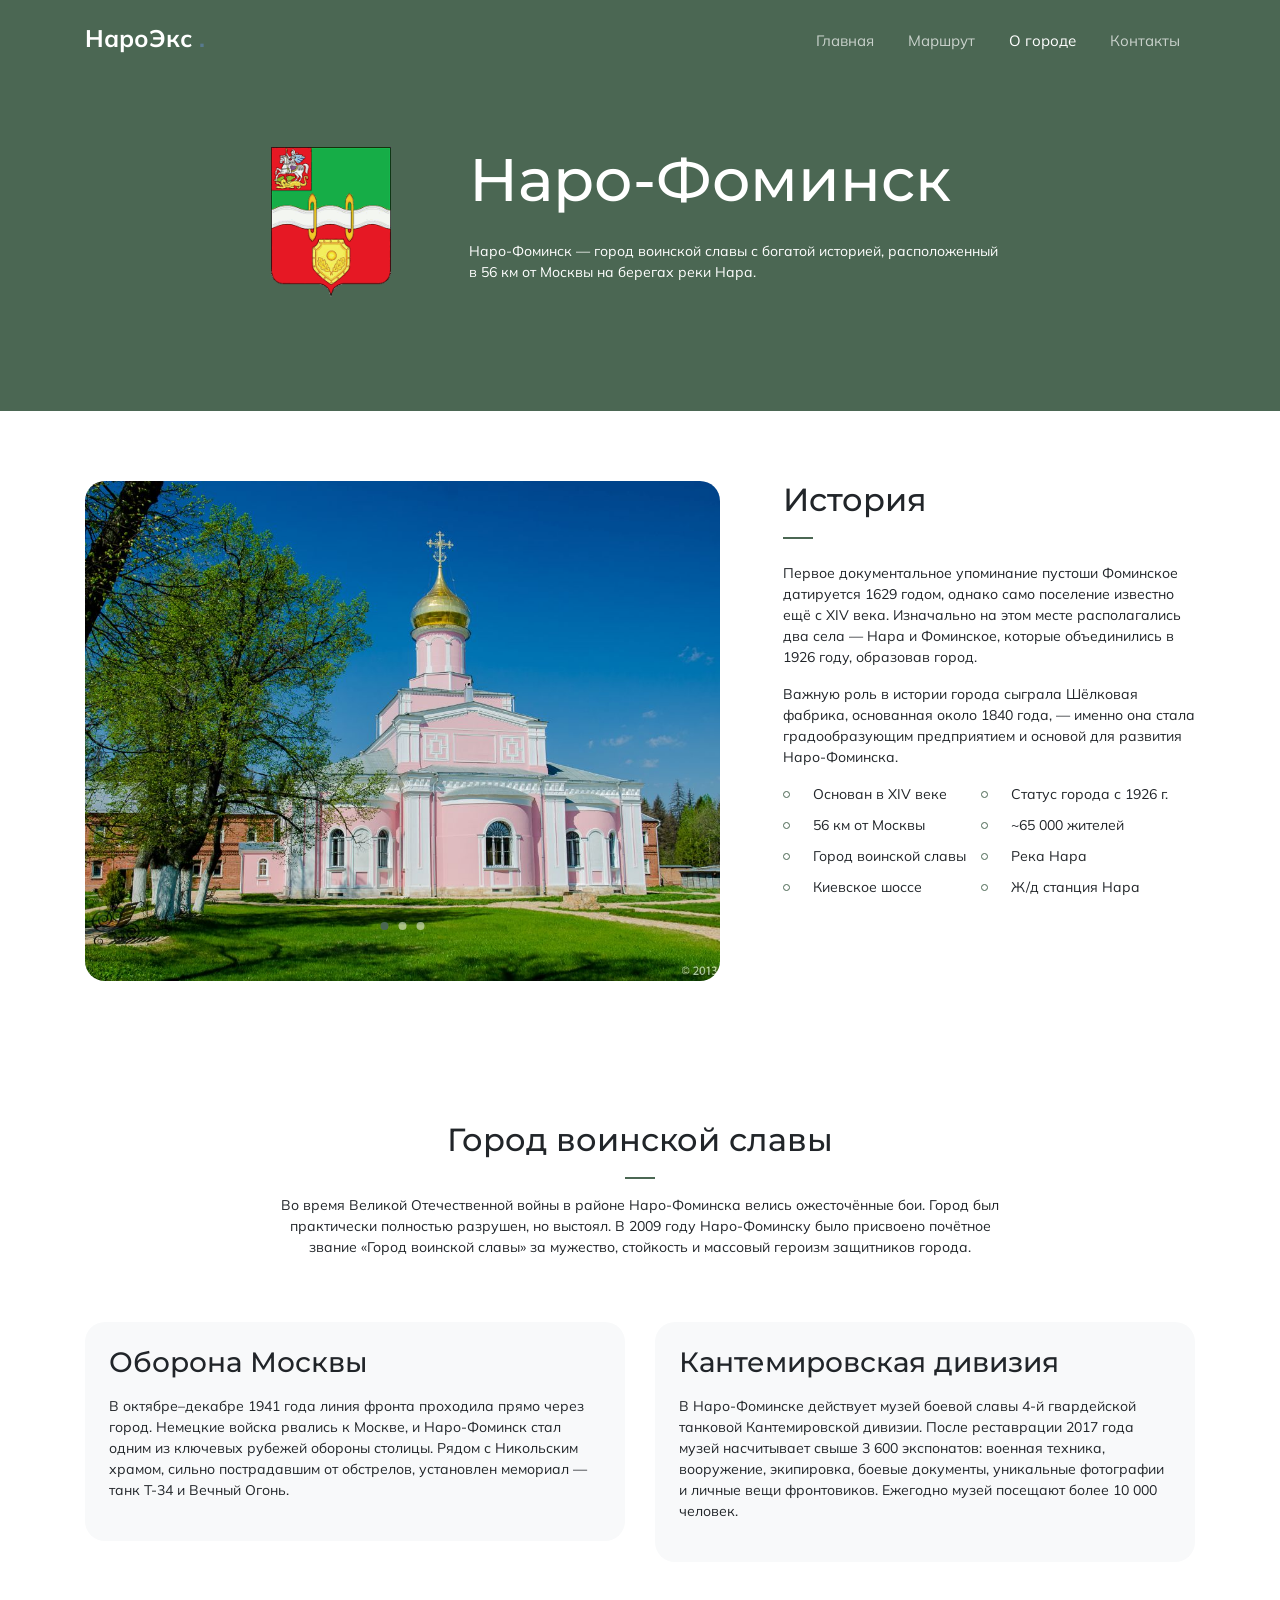
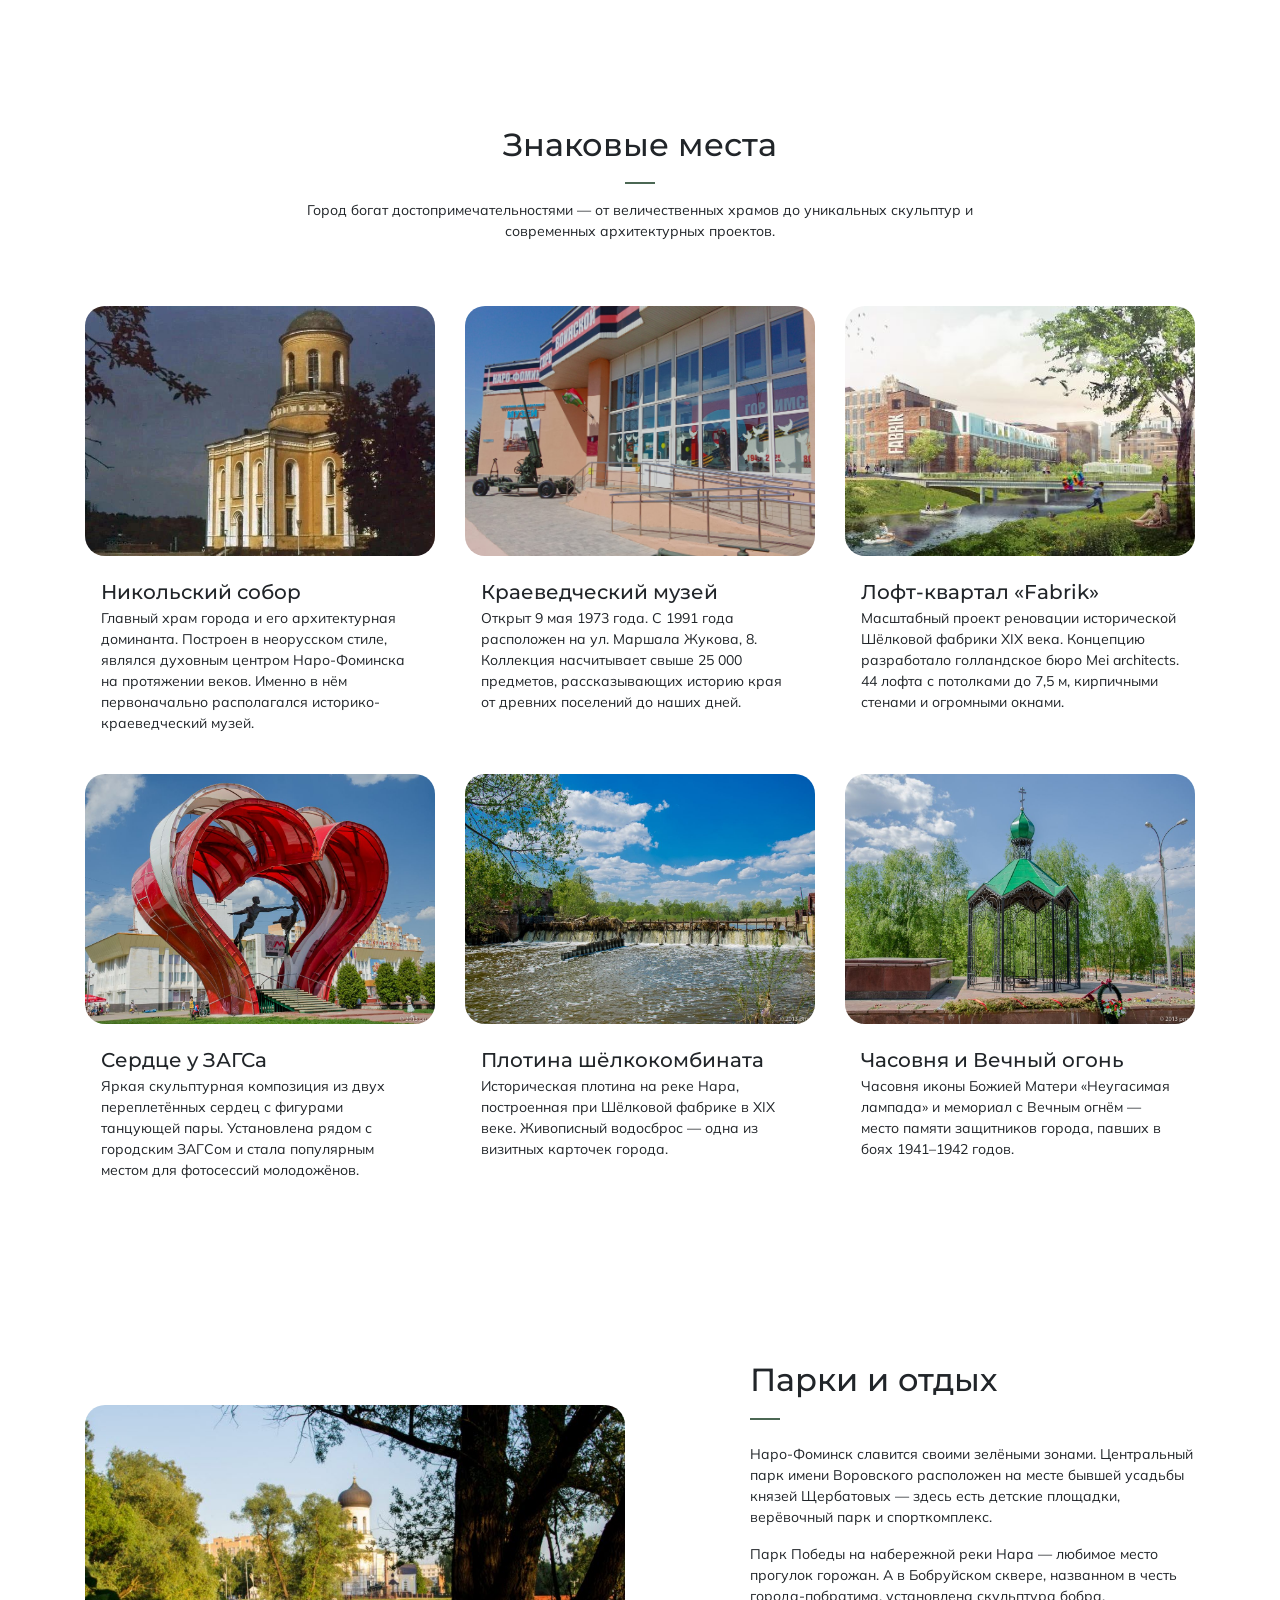
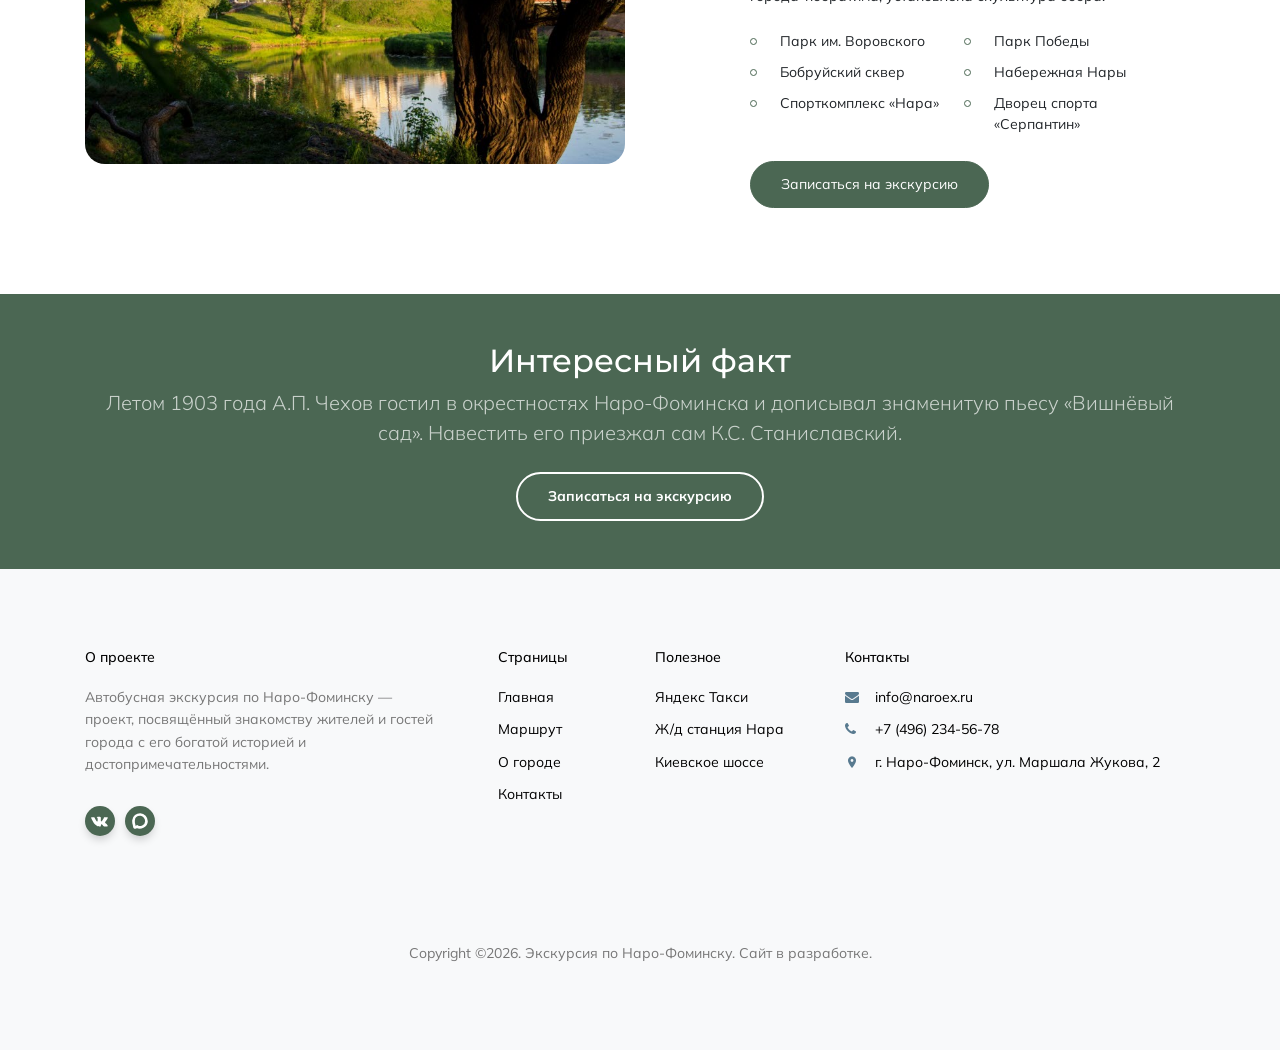
<file: html/about.html>
<!-- /*
* Based on Template: Tour by Untree.co
* License: https://creativecommons.org/licenses/by/3.0/
*/ -->
<!doctype html>
<html lang="ru">
<head>
  <meta charset="utf-8">
  <meta name="viewport" content="width=device-width, initial-scale=1, shrink-to-fit=no">
  <meta name="author" content="NaroEx">
  <link rel="shortcut icon" href="favicon.png">

  <meta name="description" content="О городе Наро-Фоминск — история, достопримечательности, интересные факты" />
  <meta name="keywords" content="Наро-Фоминск, история, город воинской славы" />

  <link rel="preconnect" href="https://fonts.googleapis.com">
  <link rel="preconnect" href="https://fonts.gstatic.com" crossorigin>
  <link href="https://fonts.googleapis.com/css2?family=Montserrat:wght@400;700&family=Mulish:wght@400;700&display=swap&subset=cyrillic" rel="stylesheet">

  <link rel="stylesheet" href="css/bootstrap.min.css">
  <link rel="stylesheet" href="css/owl.carousel.min.css">
  <link rel="stylesheet" href="css/owl.theme.default.min.css">
  <link rel="stylesheet" href="css/jquery.fancybox.min.css">
  <link rel="stylesheet" href="fonts/icomoon/style.css">
  <link rel="stylesheet" href="fonts/flaticon/font/flaticon.css">
  <link rel="stylesheet" href="css/daterangepicker.css">
  <link rel="stylesheet" href="css/aos.css">
  <link rel="stylesheet" href="css/style.css">

  <title>О городе &mdash; Наро-Фоминск</title>
</head>

<body>

  <div class="site-mobile-menu site-navbar-target">
    <div class="site-mobile-menu-header">
      <div class="site-mobile-menu-close">
        <span class="icofont-close js-menu-toggle"></span>
      </div>
    </div>
    <div class="site-mobile-menu-body"></div>
  </div>

  <nav class="site-nav">
    <div class="container">
      <div class="site-navigation">
        <a href="index.html" class="logo m-0">НароЭкс <span class="text-primary">.</span></a>

        <ul class="js-clone-nav d-none d-lg-inline-block text-left site-menu float-right">
          <li><a href="index.html">Главная</a></li>
          <li><a href="services.html">Маршрут</a></li>
          <li class="active"><a href="about.html">О городе</a></li>
          <li><a href="contact.html">Контакты</a></li>
        </ul>

        <a href="#" class="burger ml-auto float-right site-menu-toggle js-menu-toggle d-inline-block d-lg-none light" data-toggle="collapse" data-target="#main-navbar">
          <span></span>
        </a>

      </div>
    </div>
  </nav>


  <div class="hero hero-inner">
    <div class="container">
      <div class="row align-items-center justify-content-center">
        <div class="col-auto d-none d-md-block mr-lg-5">
          <img src="images/gerb.gif" style="height: 150px;opacity: 0.95;" alt="Герб Наро-Фоминска" style="height: 120px;">
        </div>
        <div class="col-lg-6">
          <div class="intro-wrap">
            <h1 class="">Наро-Фоминск</h1>
            <p class="text-white text-lower">Наро-Фоминск &mdash; город воинской славы с богатой историей, расположенный в 56 км от Москвы на берегах реки Нара.</p>
          </div>
        </div>
      </div>
    </div>
  </div>


  <div class="untree_co-section">
    <div class="container">
      <div class="row">
        <div class="col-lg-7">
          <div class="owl-single dots-absolute owl-carousel">
            <img src="images/zosim.jpg" alt="Зосимова пустынь и круги" class="img-fluid rounded-20">
            <img src="images/museum.jpg" alt="Краеведческий музей" class="img-fluid rounded-20">
            <img src="images/naberezhnaya.jpg" alt="Набережная Нары" class="img-fluid rounded-20">
          </div>
        </div>
        <div class="col-lg-5 pl-lg-5 ml-auto">
          <h2 class="section-title mb-4">История</h2>
          <p>Первое документальное упоминание пустоши Фоминское датируется 1629 годом, однако само поселение известно ещё с XIV века. Изначально на этом месте располагались два села &mdash; Нара и Фоминское, которые объединились в 1926 году, образовав город.</p>
          <p>Важную роль в истории города сыграла Шёлковая фабрика, основанная около 1840 года, &mdash; именно она стала градообразующим предприятием и основой для развития Наро-Фоминска.</p>
          <ul class="list-unstyled two-col clearfix">
            <li>Основан в XIV веке</li>
            <li>Статус города с 1926 г.</li>
            <li>56 км от Москвы</li>
            <li>~65 000 жителей</li>
            <li>Город воинской славы</li>
            <li>Река Нара</li>
            <li>Киевское шоссе</li>
            <li>Ж/д станция Нара</li>
          </ul>
        </div>
      </div>
    </div>
  </div>

  <div class="untree_co-section">
    <div class="container">
      <div class="row justify-content-center mb-5">
        <div class="col-md-8 text-center">
          <h2 class="section-title mb-3 text-center">Город воинской славы</h2>
          <p>Во время Великой Отечественной войны в районе Наро-Фоминска велись ожесточённые бои. Город был практически полностью разрушен, но выстоял. В 2009 году Наро-Фоминску было присвоено почётное звание &laquo;Город воинской славы&raquo; за мужество, стойкость и массовый героизм защитников города.</p>
        </div>
      </div>

      <div class="row">
        <div class="col-lg-6 mb-4">
          <div class="p-4 bg-light rounded-20">
            <h3 class="mb-3">Оборона Москвы</h3>
            <p>В октябре&ndash;декабре 1941 года линия фронта проходила прямо через город. Немецкие войска рвались к Москве, и Наро-Фоминск стал одним из ключевых рубежей обороны столицы. Рядом с Никольским храмом, сильно пострадавшим от обстрелов, установлен мемориал &mdash; танк Т-34 и Вечный Огонь.</p>
          </div>
        </div>
        <div class="col-lg-6 mb-4">
          <div class="p-4 bg-light rounded-20">
            <h3 class="mb-3">Кантемировская дивизия</h3>
            <p>В Наро-Фоминске действует музей боевой славы 4-й гвардейской танковой Кантемировской дивизии. После реставрации 2017 года музей насчитывает свыше 3 600 экспонатов: военная техника, вооружение, экипировка, боевые документы, уникальные фотографии и личные вещи фронтовиков. Ежегодно музей посещают более 10 000 человек.</p>
          </div>
        </div>
      </div>
    </div>
  </div>

  <div class="untree_co-section">
    <div class="container">
      <div class="row justify-content-center mb-5">
        <div class="col-md-8 text-center">
          <h2 class="section-title mb-3 text-center">Знаковые места</h2>
          <p>Город богат достопримечательностями &mdash; от величественных храмов до уникальных скульптур и современных архитектурных проектов.</p>
        </div>
      </div>

      <div class="row">
        <div class="col-lg-4 mb-4">
          <div class="team">
            <img src="images/nikolsky_sobor.jpg" alt="Никольский собор" class="img-fluid mb-4 rounded-20">
            <div class="px-3">
              <h3 class="mb-1">Никольский собор</h3>
              <p>Главный храм города и его архитектурная доминанта. Построен в неорусском стиле, являлся духовным центром Наро-Фоминска на протяжении веков. Именно в нём первоначально располагался историко-краеведческий музей.</p>
            </div>
          </div>
        </div>
        <div class="col-lg-4 mb-4">
          <div class="team">
            <img src="images/museum.jpg" alt="Музей" class="img-fluid mb-4 rounded-20">
            <div class="px-3">
              <h3 class="mb-1">Краеведческий музей</h3>
              <p>Открыт 9 мая 1973 года. С 1991 года расположен на ул. Маршала Жукова, 8. Коллекция насчитывает свыше 25 000 предметов, рассказывающих историю края от древних поселений до наших дней.</p>
            </div>
          </div>
        </div>
        <div class="col-lg-4 mb-4">
          <div class="team">
            <img src="images/fabrik.jpg" alt="Лофт-квартал Fabrik" class="img-fluid mb-4 rounded-20">
            <div class="px-3">
              <h3 class="mb-1">Лофт-квартал &laquo;Fabrik&raquo;</h3>
              <p>Масштабный проект реновации исторической Шёлковой фабрики XIX века. Концепцию разработало голландское бюро Mei architects. 44 лофта с потолками до 7,5 м, кирпичными стенами и огромными окнами.</p>
            </div>
          </div>
        </div>
        <div class="col-lg-4 mb-4">
          <div class="team">
            <img src="images/serdce_zags.jpg" alt="Сердце у ЗАГСа" class="img-fluid mb-4 rounded-20">
            <div class="px-3">
              <h3 class="mb-1">Сердце у ЗАГСа</h3>
              <p>Яркая скульптурная композиция из двух переплетённых сердец с фигурами танцующей пары. Установлена рядом с городским ЗАГСом и стала популярным местом для фотосессий молодожёнов.</p>
            </div>
          </div>
        </div>
        <div class="col-lg-4 mb-4">
          <div class="team">
            <img src="images/plotina.jpg" alt="Плотина шёлкокомбината" class="img-fluid mb-4 rounded-20">
            <div class="px-3">
              <h3 class="mb-1">Плотина шёлкокомбината</h3>
              <p>Историческая плотина на реке Нара, построенная при Шёлковой фабрике в XIX веке. Живописный водосброс &mdash; одна из визитных карточек города.</p>
            </div>
          </div>
        </div>
        <div class="col-lg-4 mb-4">
          <div class="team">
            <img src="images/vechniy_ogon.jpg" alt="Часовня и Вечный огонь" class="img-fluid mb-4 rounded-20">
            <div class="px-3">
              <h3 class="mb-1">Часовня и Вечный огонь</h3>
              <p>Часовня иконы Божией Матери &laquo;Неугасимая лампада&raquo; и мемориал с Вечным огнём &mdash; место памяти защитников города, павших в боях 1941&ndash;1942 годов.</p>
            </div>
          </div>
        </div>
      </div>
    </div>
  </div>

  <div class="untree_co-section">
    <div class="container">
      <div class="row justify-content-between align-items-center">

        <div class="col-lg-6">
          <figure class="img-play-video">
            <img src="images/park_vorovskogo.jpg" alt="Парк им. Воровского" class="img-fluid rounded-20">
          </figure>
        </div>

        <div class="col-lg-5">
          <h2 class="section-title text-left mb-4">Парки и отдых</h2>
          <p>Наро-Фоминск славится своими зелёными зонами. Центральный парк имени Воровского расположен на месте бывшей усадьбы князей Щербатовых &mdash; здесь есть детские площадки, верёвочный парк и спорткомплекс.</p>
          <p class="mb-4">Парк Победы на набережной реки Нара &mdash; любимое место прогулок горожан. А в Бобруйском сквере, названном в честь города-побратима, установлена скульптура бобра.</p>

          <ul class="list-unstyled two-col clearfix">
            <li>Парк им. Воровского</li>
            <li>Парк Победы</li>
            <li>Бобруйский сквер</li>
            <li>Набережная Нары</li>
            <li>Спорткомплекс &laquo;Нара&raquo;</li>
            <li>Дворец спорта &laquo;Серпантин&raquo;</li>
          </ul>

          <p><a href="contact.html" class="btn btn-primary">Записаться на экскурсию</a></p>
        </div>
      </div>
    </div>
  </div>

  <div class="py-5 cta-section">
    <div class="container">
      <div class="row text-center">
        <div class="col-md-12">
          <h2 class="mb-2 text-white">Интересный факт</h2>
          <p class="mb-4 lead text-white text-white-opacity">Летом 1903 года А.П. Чехов гостил в окрестностях Наро-Фоминска и дописывал знаменитую пьесу &laquo;Вишнёвый сад&raquo;. Навестить его приезжал сам К.С. Станиславский.</p>
          <p class="mb-0"><a href="contact.html" class="btn btn-outline-white text-white btn-md font-weight-bold">Записаться на экскурсию</a></p>
        </div>
      </div>
    </div>
  </div>

  <div id="footer-placeholder"></div>

  <div id="overlayer"></div>
  <div class="loader">
    <div class="spinner-border" role="status">
      <span class="sr-only">Loading...</span>
    </div>
  </div>

  <script src="js/jquery-3.4.1.min.js"></script>
  <script src="js/popper.min.js"></script>
  <script src="js/bootstrap.min.js"></script>
  <script src="js/owl.carousel.min.js"></script>
  <script src="js/jquery.animateNumber.min.js"></script>
  <script src="js/jquery.waypoints.min.js"></script>
  <script src="js/jquery.fancybox.min.js"></script>
  <script src="js/aos.js"></script>
  <script src="js/moment.min.js"></script>
  <script src="js/daterangepicker.js"></script>

  <script src="js/custom.js"></script>

</body>

</html>
</file>
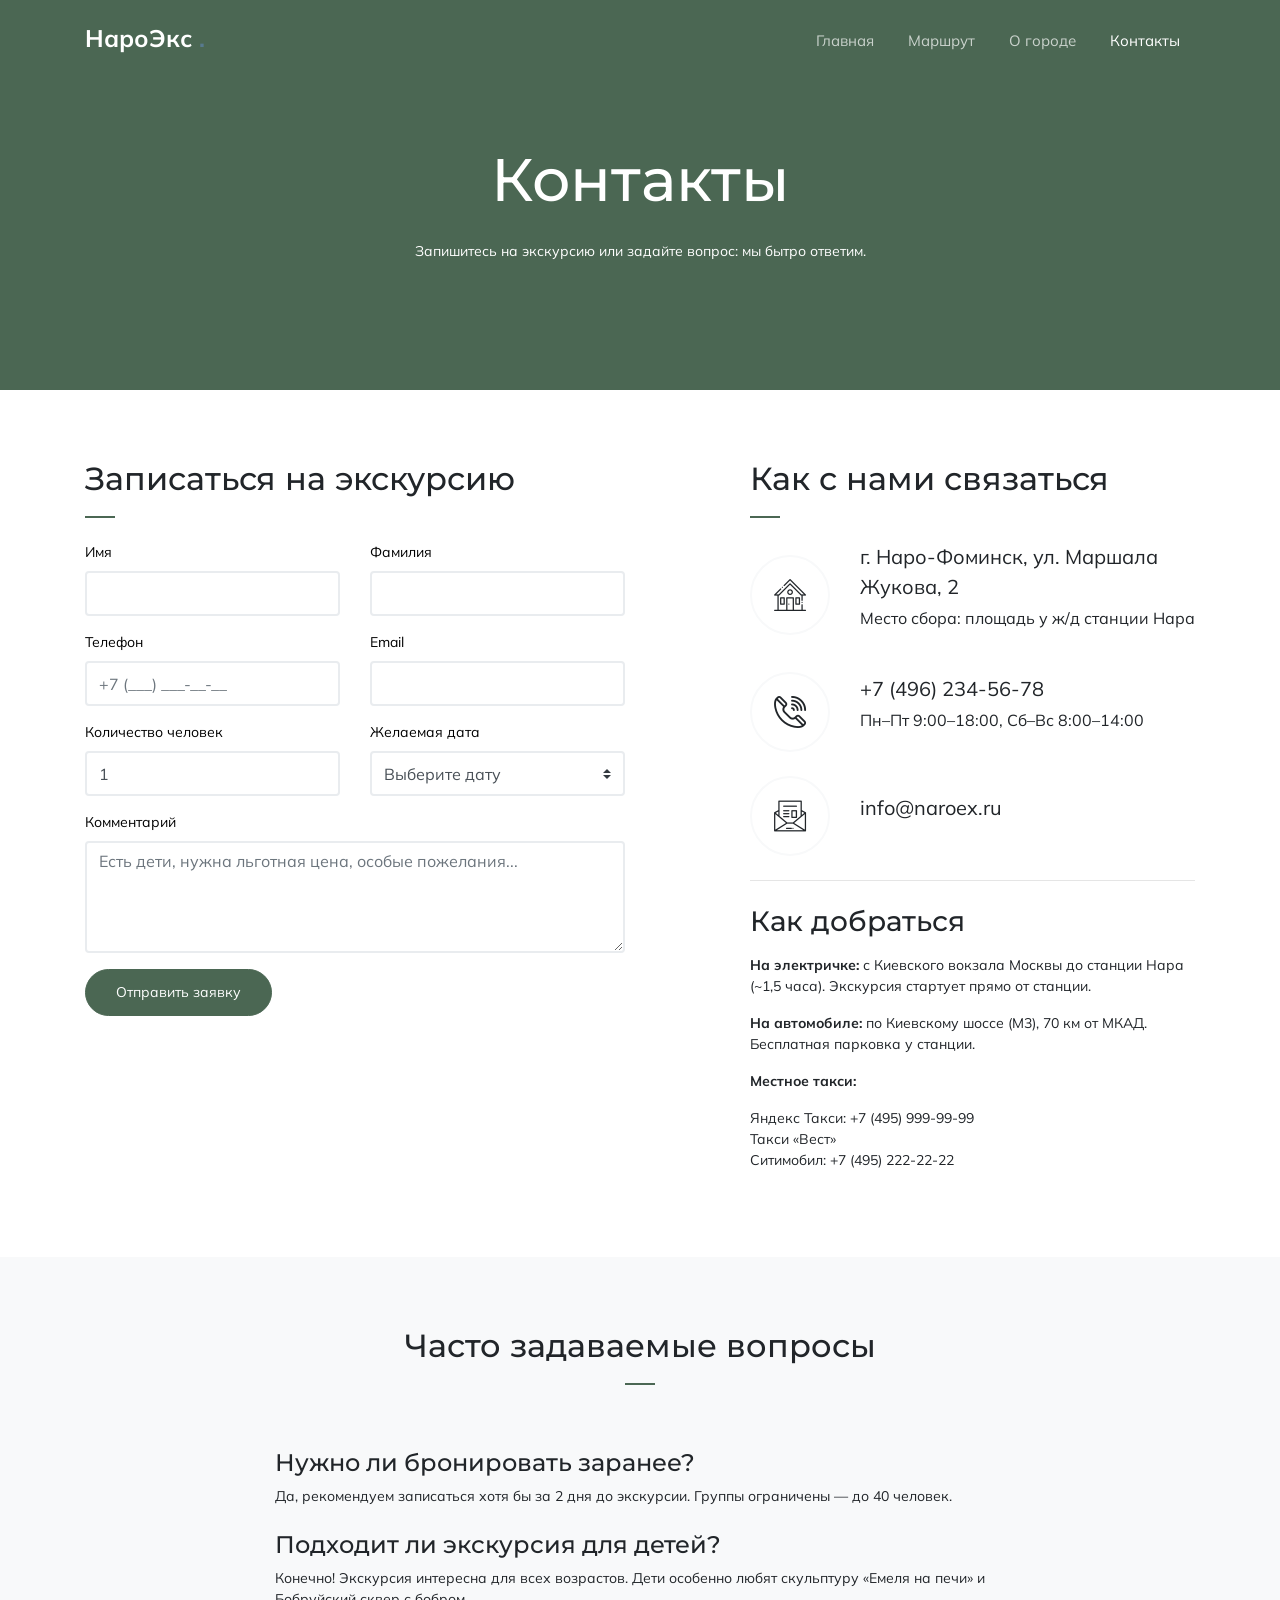
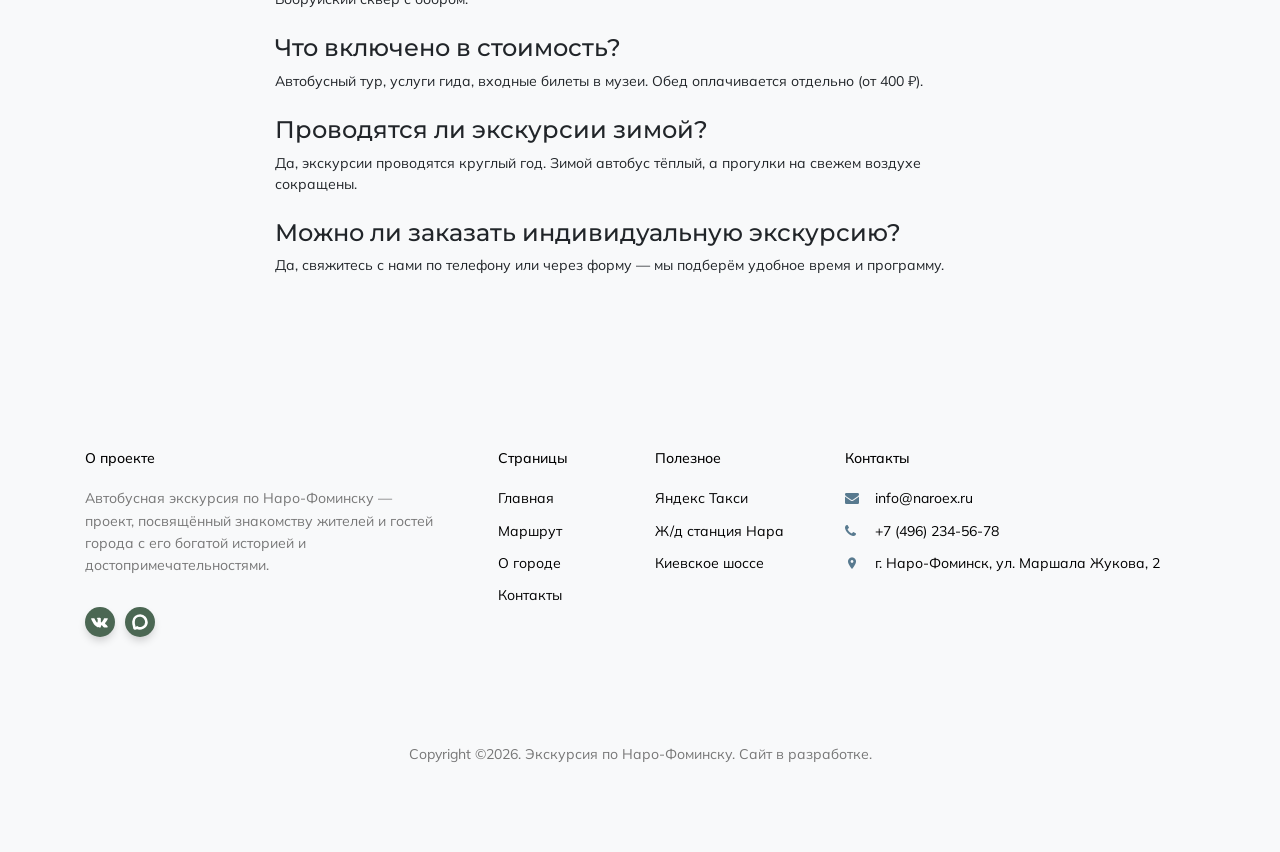
<file: html/contact.html>
<!-- /*
* Based on Template: Tour by Untree.co
* License: https://creativecommons.org/licenses/by/3.0/
*/ -->
<!doctype html>
<html lang="ru">
<head>
  <meta charset="utf-8">
  <meta name="viewport" content="width=device-width, initial-scale=1, shrink-to-fit=no">
  <meta name="author" content="NaroEx">
  <link rel="shortcut icon" href="favicon.png">

  <meta name="description" content="Контакты и запись на автобусную экскурсию по Наро-Фоминску" />
  <meta name="keywords" content="Наро-Фоминск, экскурсия, контакты, запись" />

  <link rel="preconnect" href="https://fonts.googleapis.com">
  <link rel="preconnect" href="https://fonts.gstatic.com" crossorigin>
  <link href="https://fonts.googleapis.com/css2?family=Montserrat:wght@400;700&family=Mulish:wght@400;700&display=swap&subset=cyrillic" rel="stylesheet">

  <link rel="stylesheet" href="css/bootstrap.min.css">
  <link rel="stylesheet" href="css/owl.carousel.min.css">
  <link rel="stylesheet" href="css/owl.theme.default.min.css">
  <link rel="stylesheet" href="css/jquery.fancybox.min.css">
  <link rel="stylesheet" href="fonts/icomoon/style.css">
  <link rel="stylesheet" href="fonts/flaticon/font/flaticon.css">
  <link rel="stylesheet" href="css/daterangepicker.css">
  <link rel="stylesheet" href="css/aos.css">
  <link rel="stylesheet" href="css/style.css">

  <title>Контакты &mdash; Экскурсия по Наро-Фоминску</title>
</head>

<body>

  <div class="site-mobile-menu site-navbar-target">
    <div class="site-mobile-menu-header">
      <div class="site-mobile-menu-close">
        <span class="icofont-close js-menu-toggle"></span>
      </div>
    </div>
    <div class="site-mobile-menu-body"></div>
  </div>

  <nav class="site-nav">
    <div class="container">
      <div class="site-navigation">
        <a href="index.html" class="logo m-0">НароЭкс <span class="text-primary">.</span></a>

        <ul class="js-clone-nav d-none d-lg-inline-block text-left site-menu float-right">
          <li><a href="index.html">Главная</a></li>
          <li><a href="services.html">Маршрут</a></li>
          <li><a href="about.html">О городе</a></li>
          <li class="active"><a href="contact.html">Контакты</a></li>
        </ul>

        <a href="#" class="burger ml-auto float-right site-menu-toggle js-menu-toggle d-inline-block d-lg-none light" data-toggle="collapse" data-target="#main-navbar">
          <span></span>
        </a>

      </div>
    </div>
  </nav>


  <div class="hero hero-inner">
    <div class="container">
      <div class="row align-items-center">
        <div class="col-lg-6 mx-auto text-center">
          <div class="intro-wrap">
            <h1 class="">Контакты</h1>
            <p class="text-white text-lower">Запишитесь на экскурсию или задайте вопрос: мы бытро ответим.</p>
          </div>
        </div>
      </div>
    </div>
  </div>


  <div class="untree_co-section">
    <div class="container">
      <div class="row">
        <div class="col-lg-6 mb-5 mb-lg-0">
          <h2 class="section-title mb-4">Записаться на экскурсию</h2>
          <form class="contact-form" data-aos="fade-up" data-aos-delay="200">
            <div class="row">
              <div class="col-6">
                <div class="form-group">
                  <label class="text-black" for="fname">Имя</label>
                  <input type="text" class="form-control" id="fname">
                </div>
              </div>
              <div class="col-6">
                <div class="form-group">
                  <label class="text-black" for="lname">Фамилия</label>
                  <input type="text" class="form-control" id="lname">
                </div>
              </div>
            </div>
            <div class="row">
              <div class="col-6">
                <div class="form-group">
                  <label class="text-black" for="phone">Телефон</label>
                  <input type="tel" class="form-control" id="phone" placeholder="+7 (___) ___-__-__">
                </div>
              </div>
              <div class="col-6">
                <div class="form-group">
                  <label class="text-black" for="email">Email</label>
                  <input type="email" class="form-control" id="email">
                </div>
              </div>
            </div>
            <div class="row">
              <div class="col-6">
                <div class="form-group">
                  <label class="text-black" for="people">Количество человек</label>
                  <input type="number" class="form-control" id="people" min="1" max="40" value="1">
                </div>
              </div>
              <div class="col-6">
                <div class="form-group">
                  <label class="text-black" for="date">Желаемая дата</label>
                  <select class="form-control custom-select" id="date">
                    <option value="">Выберите дату</option>
                    <option>Ближайшая суббота</option>
                    <option>Ближайшее воскресенье</option>
                    <option>Другая дата</option>
                  </select>
                </div>
              </div>
            </div>

            <div class="form-group">
              <label class="text-black" for="message">Комментарий</label>
              <textarea name="" class="form-control" id="message" cols="30" rows="4" placeholder="Есть дети, нужна льготная цена, особые пожелания..."></textarea>
            </div>

            <button type="submit" class="btn btn-primary btn-lg">Отправить заявку</button>
          </form>
        </div>
        <div class="col-lg-5 ml-auto">
          <h2 class="section-title mb-4">Как с нами связаться</h2>
          <div class="quick-contact-item d-flex align-items-center mb-4">
            <span class="flaticon-house"></span>
            <address class="text">
              г. Наро-Фоминск, ул. Маршала Жукова, 2<br>
              <small>Место сбора: площадь у ж/д станции Нара</small>
            </address>
          </div>
          <div class="quick-contact-item d-flex align-items-center mb-4">
            <span class="flaticon-phone-call"></span>
            <address class="text">
              +7 (496) 234-56-78<br>
              <small>Пн&ndash;Пт 9:00&ndash;18:00, Сб&ndash;Вс 8:00&ndash;14:00</small>
            </address>
          </div>
          <div class="quick-contact-item d-flex align-items-center mb-4">
            <span class="flaticon-mail"></span>
            <address class="text">
              info@naroex.ru
            </address>
          </div>

          <hr class="my-4">

          <h3 class="mb-3">Как добраться</h3>
          <p><strong>На электричке:</strong> с Киевского вокзала Москвы до станции Нара (~1,5 часа). Экскурсия стартует прямо от станции.</p>
          <p><strong>На автомобиле:</strong> по Киевскому шоссе (М3), 70 км от МКАД. Бесплатная парковка у станции.</p>
          <p><strong>Местное такси:</strong></p>
          <ul class="list-unstyled">
            <li>Яндекс Такси: +7 (495) 999-99-99</li>
            <li>Такси &laquo;Вест&raquo;</li>
            <li>Ситимобил: +7 (495) 222-22-22</li>
          </ul>
        </div>
      </div>
    </div>
  </div>


  <div class="untree_co-section bg-light">
    <div class="container">
      <div class="row justify-content-center mb-5">
        <div class="col-lg-6 text-center">
          <h2 class="section-title text-center mb-3">Часто задаваемые вопросы</h2>
        </div>
      </div>
      <div class="row justify-content-center">
        <div class="col-lg-8">
          <div class="mb-4">
            <h4>Нужно ли бронировать заранее?</h4>
            <p>Да, рекомендуем записаться хотя бы за 2 дня до экскурсии. Группы ограничены &mdash; до 40 человек.</p>
          </div>
          <div class="mb-4">
            <h4>Подходит ли экскурсия для детей?</h4>
            <p>Конечно! Экскурсия интересна для всех возрастов. Дети особенно любят скульптуру &laquo;Емеля на печи&raquo; и Бобруйский сквер с бобром.</p>
          </div>
          <div class="mb-4">
            <h4>Что включено в стоимость?</h4>
            <p>Автобусный тур, услуги гида, входные билеты в музеи. Обед оплачивается отдельно (от 400 &#8381;).</p>
          </div>
          <div class="mb-4">
            <h4>Проводятся ли экскурсии зимой?</h4>
            <p>Да, экскурсии проводятся круглый год. Зимой автобус тёплый, а прогулки на свежем воздухе сокращены.</p>
          </div>
          <div class="mb-4">
            <h4>Можно ли заказать индивидуальную экскурсию?</h4>
            <p>Да, свяжитесь с нами по телефону или через форму &mdash; мы подберём удобное время и программу.</p>
          </div>
        </div>
      </div>
    </div>
  </div>



  <div id="footer-placeholder"></div>

  <div id="overlayer"></div>
  <div class="loader">
    <div class="spinner-border" role="status">
      <span class="sr-only">Loading...</span>
    </div>
  </div>

  <script src="js/jquery-3.4.1.min.js"></script>
  <script src="js/popper.min.js"></script>
  <script src="js/bootstrap.min.js"></script>
  <script src="js/owl.carousel.min.js"></script>
  <script src="js/jquery.animateNumber.min.js"></script>
  <script src="js/jquery.waypoints.min.js"></script>
  <script src="js/jquery.fancybox.min.js"></script>
  <script src="js/aos.js"></script>
  <script src="js/moment.min.js"></script>
  <script src="js/daterangepicker.js"></script>

  <script src="js/custom.js"></script>

</body>

</html>
</file>
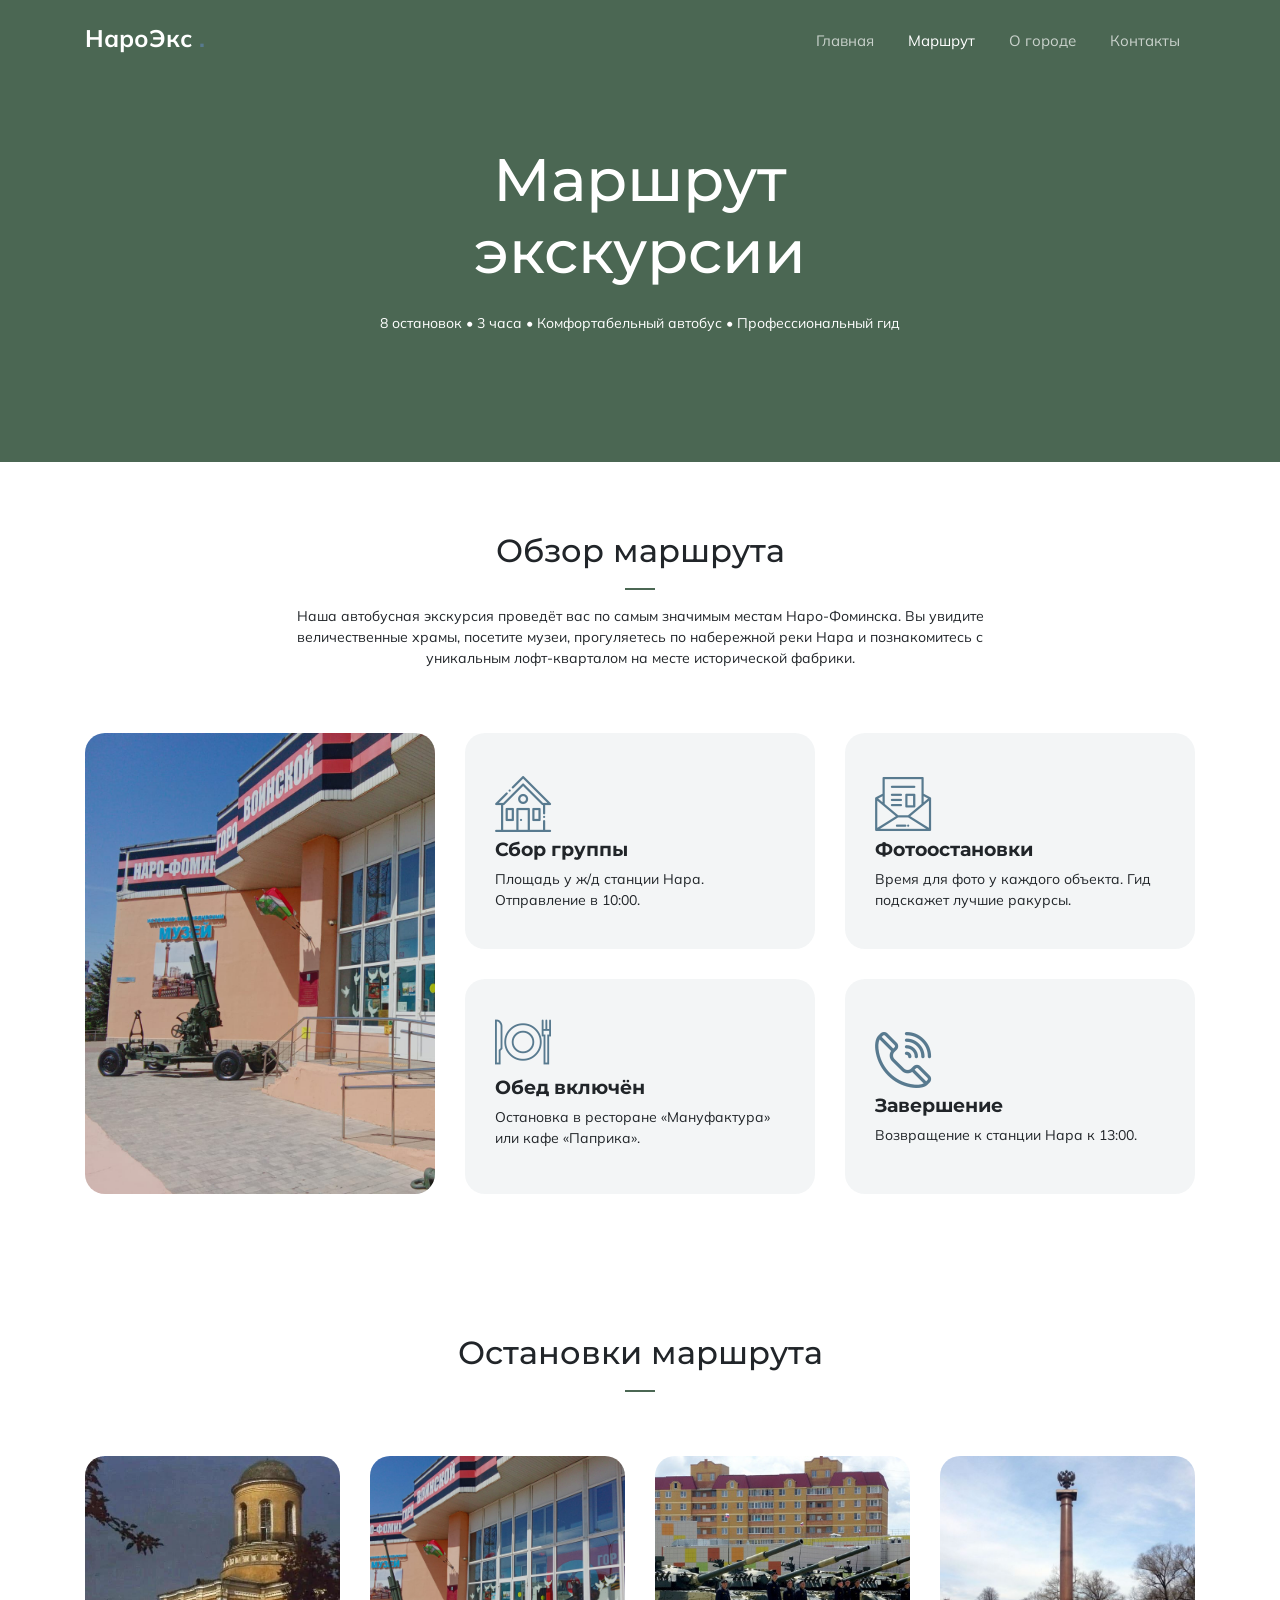
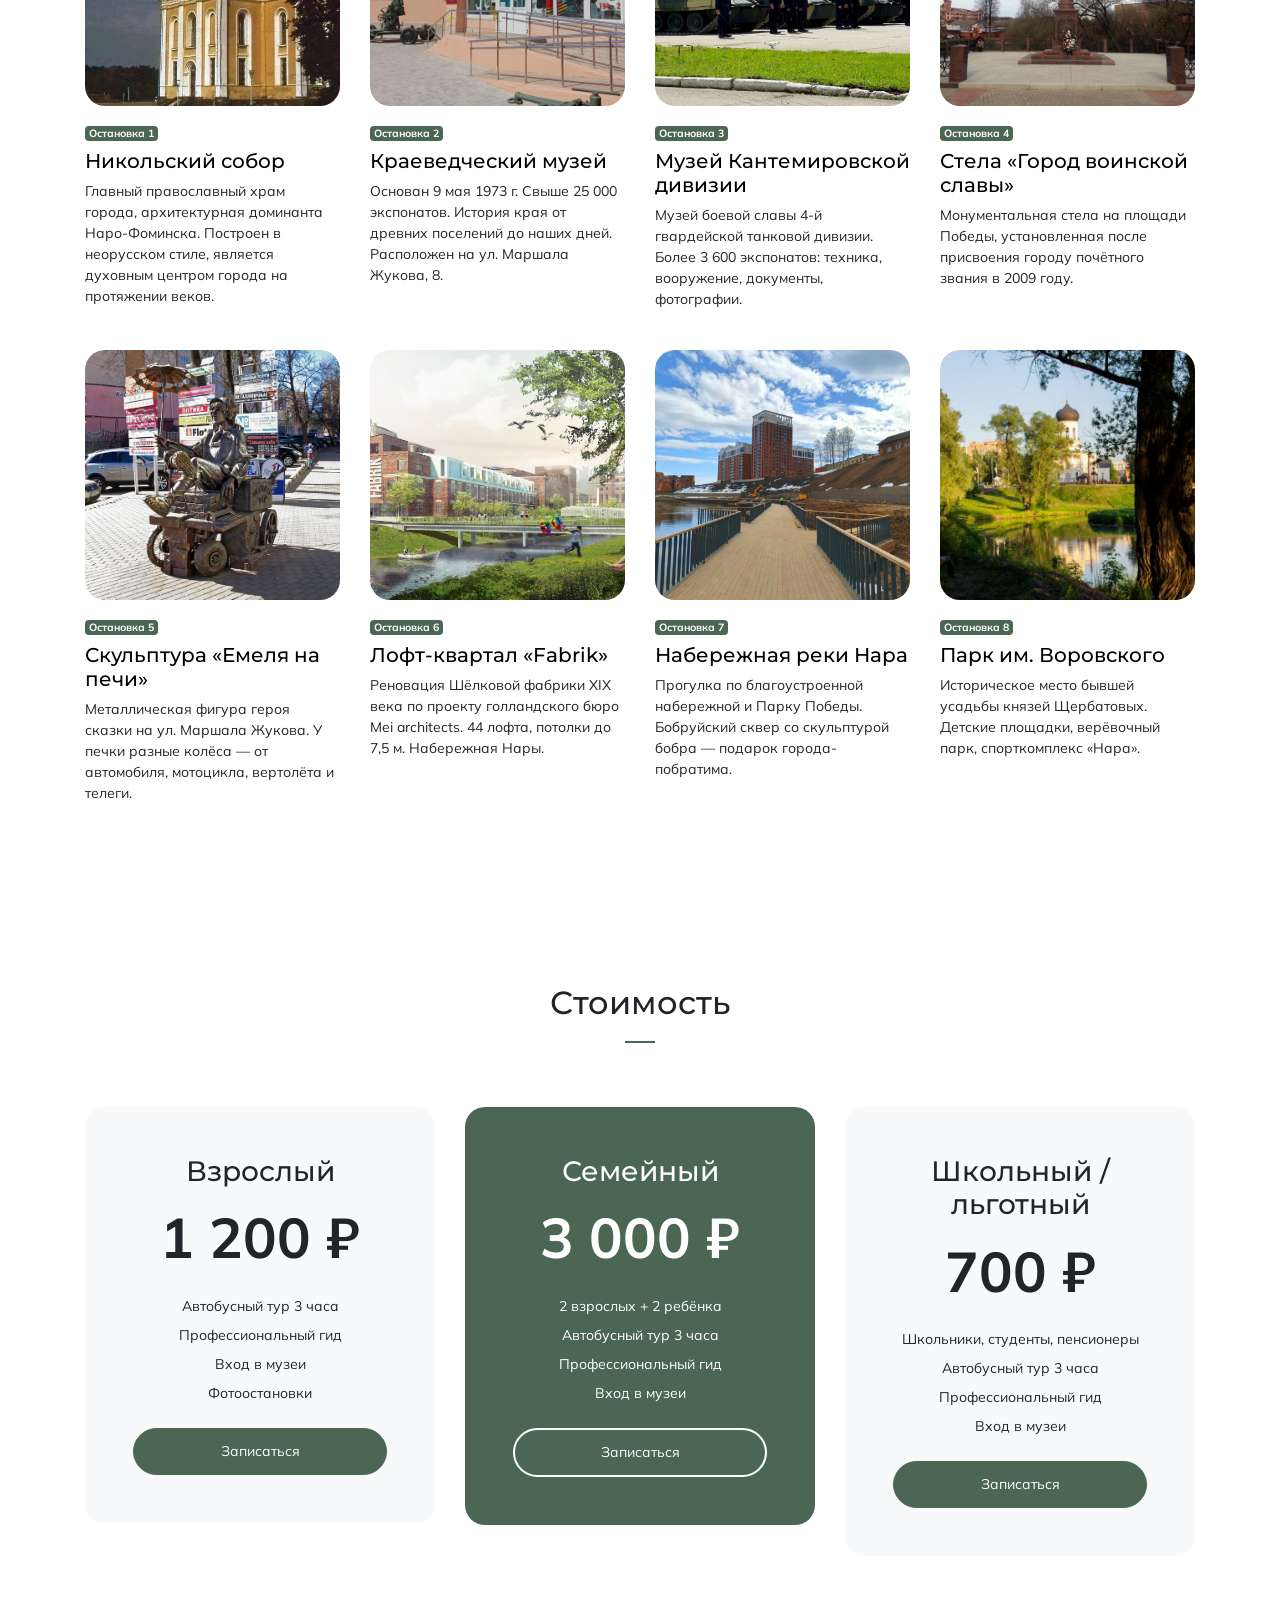
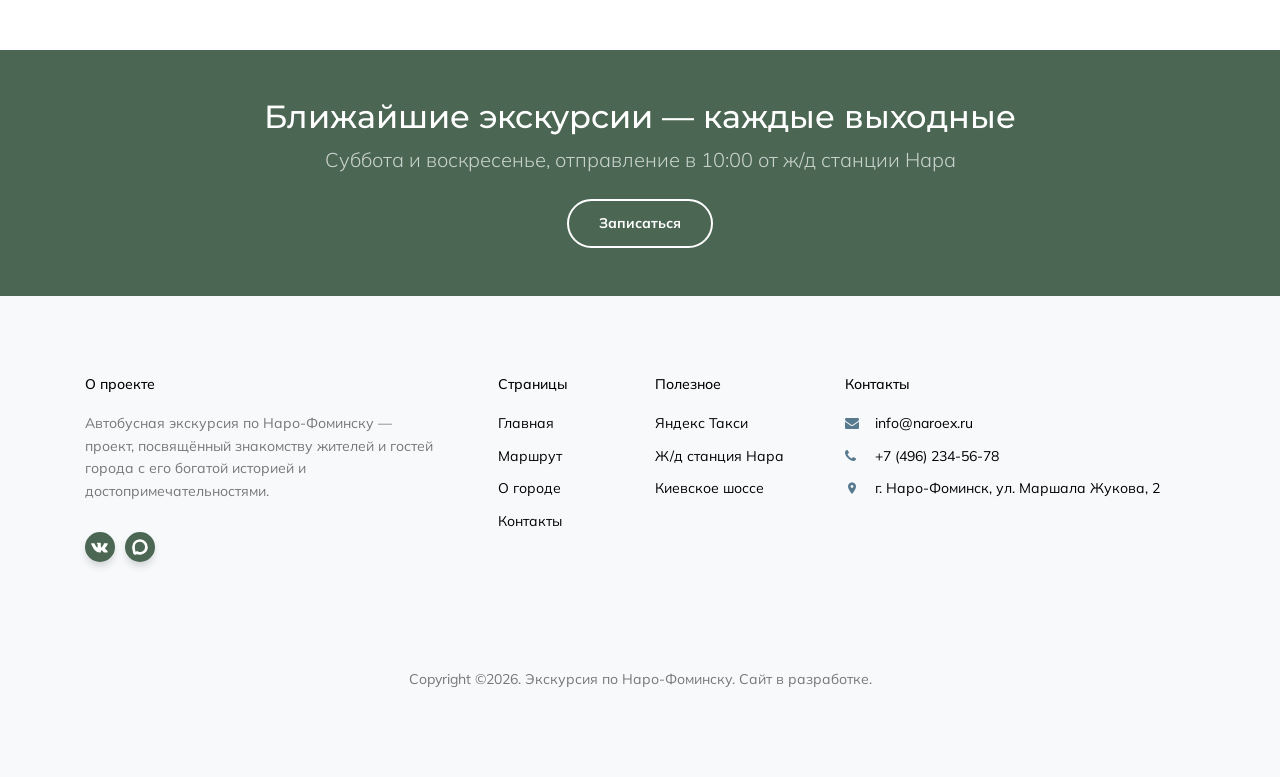
<file: html/services.html>
<!-- /*
* Based on Template: Tour by Untree.co
* License: https://creativecommons.org/licenses/by/3.0/
*/ -->
<!doctype html>
<html lang="ru">
<head>
  <meta charset="utf-8">
  <meta name="viewport" content="width=device-width, initial-scale=1, shrink-to-fit=no">
  <meta name="author" content="NaroEx">
  <link rel="shortcut icon" href="favicon.png">

  <meta name="description" content="Маршрут автобусной экскурсии по Наро-Фоминску — 8 остановок за 3 часа" />
  <meta name="keywords" content="Наро-Фоминск, экскурсия, маршрут, автобус" />

  <link rel="preconnect" href="https://fonts.googleapis.com">
  <link rel="preconnect" href="https://fonts.gstatic.com" crossorigin>
  <link href="https://fonts.googleapis.com/css2?family=Montserrat:wght@400;700&family=Mulish:wght@400;700&display=swap&subset=cyrillic" rel="stylesheet">

  <link rel="stylesheet" href="css/bootstrap.min.css">
  <link rel="stylesheet" href="css/owl.carousel.min.css">
  <link rel="stylesheet" href="css/owl.theme.default.min.css">
  <link rel="stylesheet" href="css/jquery.fancybox.min.css">
  <link rel="stylesheet" href="fonts/icomoon/style.css">
  <link rel="stylesheet" href="fonts/flaticon/font/flaticon.css">
  <link rel="stylesheet" href="css/daterangepicker.css">
  <link rel="stylesheet" href="css/aos.css">
  <link rel="stylesheet" href="css/style.css">

  <title>Маршрут экскурсии &mdash; Наро-Фоминск</title>
</head>

<body>

  <div class="site-mobile-menu site-navbar-target">
    <div class="site-mobile-menu-header">
      <div class="site-mobile-menu-close">
        <span class="icofont-close js-menu-toggle"></span>
      </div>
    </div>
    <div class="site-mobile-menu-body"></div>
  </div>

  <nav class="site-nav">
    <div class="container">
      <div class="site-navigation">
        <a href="index.html" class="logo m-0">НароЭкс <span class="text-primary">.</span></a>

        <ul class="js-clone-nav d-none d-lg-inline-block text-left site-menu float-right">
          <li><a href="index.html">Главная</a></li>
          <li class="active"><a href="services.html">Маршрут</a></li>
          <li><a href="about.html">О городе</a></li>
          <li><a href="contact.html">Контакты</a></li>
        </ul>

        <a href="#" class="burger ml-auto float-right site-menu-toggle js-menu-toggle d-inline-block d-lg-none light" data-toggle="collapse" data-target="#main-navbar">
          <span></span>
        </a>

      </div>
    </div>
  </nav>


  <div class="hero hero-inner">
    <div class="container">
      <div class="row align-items-center">
        <div class="col-lg-6 mx-auto text-center">
          <div class="intro-wrap">
            <h1 class="">Маршрут экскурсии</h1>
            <p class="text-white text-lower">8 остановок &bull; 3 часа &bull; Комфортабельный автобус &bull; Профессиональный гид</p>
          </div>
        </div>
      </div>
    </div>
  </div>


  <!-- Route overview -->
  <div class="untree_co-section">
    <div class="container">
      <div class="row mb-5 justify-content-center">
        <div class="col-lg-8 text-center">
          <h2 class="section-title text-center mb-3">Обзор маршрута</h2>
          <p>Наша автобусная экскурсия проведёт вас по самым значимым местам Наро-Фоминска. Вы увидите величественные храмы, посетите музеи, прогуляетесь по набережной реки Нара и познакомитесь с уникальным лофт-кварталом на месте исторической фабрики.</p>
        </div>
      </div>
      <div class="row align-items-stretch">
        <div class="col-lg-4 order-lg-1">
          <div class="h-100"><div class="frame h-100"><div class="feature-img-bg h-100" style="background-image: url('images/museum.jpg');"></div></div></div>
        </div>

        <div class="col-6 col-sm-6 col-lg-4 feature-1-wrap d-md-flex flex-md-column order-lg-1" >
          <div class="feature-1 d-md-flex">
            <div class="align-self-center">
              <span class="flaticon-house display-4 text-primary"></span>
              <h3>Сбор группы</h3>
              <p class="mb-0">Площадь у ж/д станции Нара. Отправление в 10:00.</p>
            </div>
          </div>
          <div class="feature-1 ">
            <div class="align-self-center">
              <span class="flaticon-restaurant display-4 text-primary"></span>
              <h3>Обед включён</h3>
              <p class="mb-0">Остановка в ресторане &laquo;Мануфактура&raquo; или кафе &laquo;Паприка&raquo;.</p>
            </div>
          </div>
        </div>

        <div class="col-6 col-sm-6 col-lg-4 feature-1-wrap d-md-flex flex-md-column order-lg-3" >
          <div class="feature-1 d-md-flex">
            <div class="align-self-center">
              <span class="flaticon-mail display-4 text-primary"></span>
              <h3>Фотоостановки</h3>
              <p class="mb-0">Время для фото у каждого объекта. Гид подскажет лучшие ракурсы.</p>
            </div>
          </div>
          <div class="feature-1 d-md-flex">
            <div class="align-self-center">
              <span class="flaticon-phone-call display-4 text-primary"></span>
              <h3>Завершение</h3>
              <p class="mb-0">Возвращение к станции Нара к 13:00.</p>
            </div>
          </div>
        </div>

      </div>
    </div>
  </div>


  <!-- Route stops -->
  <div class="untree_co-section">
    <div class="container">
      <div class="row mb-5 justify-content-center">
        <div class="col-lg-6 text-center">
          <h2 class="section-title text-center mb-3">Остановки маршрута</h2>
        </div>
      </div>

      <div class="row">
        <!-- Stop 1 -->
        <div class="col-6 col-md-6 col-lg-3 mb-4">
          <div class="media-1">
            <a href="images/nikolsky_sobor.jpg" class="d-block mb-3" data-fancybox="route"><img src="images/nikolsky_sobor.jpg" alt="Никольский собор" class="img-fluid"></a>
            <div class="d-flex">
              <div>
                <span class="badge badge-primary mb-2">Остановка 1</span>
                <h3><a href="#">Никольский собор</a></h3>
                <p>Главный православный храм города, архитектурная доминанта Наро-Фоминска. Построен в неорусском стиле, является духовным центром города на протяжении веков.</p>
              </div>
            </div>
          </div>
        </div>
        <!-- Stop 2 -->
        <div class="col-6 col-md-6 col-lg-3 mb-4">
          <div class="media-1">
            <a href="images/museum.jpg" class="d-block mb-3" data-fancybox="route"><img src="images/museum.jpg" alt="Музей" class="img-fluid"></a>
            <div class="d-flex">
              <div>
                <span class="badge badge-primary mb-2">Остановка 2</span>
                <h3><a href="#">Краеведческий музей</a></h3>
                <p>Основан 9 мая 1973 г. Свыше 25 000 экспонатов. История края от древних поселений до наших дней. Расположен на ул. Маршала Жукова, 8.</p>
              </div>
            </div>
          </div>
        </div>
        <!-- Stop 3 -->
        <div class="col-6 col-md-6 col-lg-3 mb-4">
          <div class="media-1">
            <a href="images/kantemirovskaya.jpg" class="d-block mb-3" data-fancybox="route"><img src="images/kantemirovskaya.jpg" alt="Музей Кантемировской дивизии" class="img-fluid"></a>
            <div class="d-flex">
              <div>
                <span class="badge badge-primary mb-2">Остановка 3</span>
                <h3><a href="#">Музей Кантемировской дивизии</a></h3>
                <p>Музей боевой славы 4-й гвардейской танковой дивизии. Более 3 600 экспонатов: техника, вооружение, документы, фотографии.</p>
              </div>
            </div>
          </div>
        </div>
        <!-- Stop 4 -->
        <div class="col-6 col-md-6 col-lg-3 mb-4">
          <div class="media-1">
            <a href="images/stela.jpg" class="d-block mb-3" data-fancybox="route"><img src="images/stela.jpg" alt="Стела" class="img-fluid"></a>
            <div class="d-flex">
              <div>
                <span class="badge badge-primary mb-2">Остановка 4</span>
                <h3><a href="#">Стела &laquo;Город воинской славы&raquo;</a></h3>
                <p>Монументальная стела на площади Победы, установленная после присвоения городу почётного звания в 2009 году.</p>
              </div>
            </div>
          </div>
        </div>
      </div>

      <div class="row">
        <!-- Stop 5 -->
        <div class="col-6 col-md-6 col-lg-3 mb-4">
          <div class="media-1">
            <a href="images/emelya.jpg" class="d-block mb-3" data-fancybox="route"><img src="images/emelya.jpg" alt="Емеля" class="img-fluid"></a>
            <div class="d-flex">
              <div>
                <span class="badge badge-primary mb-2">Остановка 5</span>
                <h3><a href="#">Скульптура &laquo;Емеля на печи&raquo;</a></h3>
                <p>Металлическая фигура героя сказки на ул. Маршала Жукова. У печки разные колёса &mdash; от автомобиля, мотоцикла, вертолёта и телеги.</p>
              </div>
            </div>
          </div>
        </div>
        <!-- Stop 6 -->
        <div class="col-6 col-md-6 col-lg-3 mb-4">
          <div class="media-1">
            <a href="images/fabrik.jpg" class="d-block mb-3" data-fancybox="route"><img src="images/fabrik.jpg" alt="Fabrik" class="img-fluid"></a>
            <div class="d-flex">
              <div>
                <span class="badge badge-primary mb-2">Остановка 6</span>
                <h3><a href="#">Лофт-квартал &laquo;Fabrik&raquo;</a></h3>
                <p>Реновация Шёлковой фабрики XIX века по проекту голландского бюро Mei architects. 44 лофта, потолки до 7,5 м. Набережная Нары.</p>
              </div>
            </div>
          </div>
        </div>
        <!-- Stop 7 -->
        <div class="col-6 col-md-6 col-lg-3 mb-4">
          <div class="media-1">
            <a href="images/naberezhnaya.jpg" class="d-block mb-3" data-fancybox="route"><img src="images/naberezhnaya.jpg" alt="Набережная" class="img-fluid"></a>
            <div class="d-flex">
              <div>
                <span class="badge badge-primary mb-2">Остановка 7</span>
                <h3><a href="#">Набережная реки Нара</a></h3>
                <p>Прогулка по благоустроенной набережной и Парку Победы. Бобруйский сквер со скульптурой бобра &mdash; подарок города-побратима.</p>
              </div>
            </div>
          </div>
        </div>
        <!-- Stop 8 -->
        <div class="col-6 col-md-6 col-lg-3 mb-4">
          <div class="media-1">
            <a href="images/park_vorovskogo.jpg" class="d-block mb-3" data-fancybox="route"><img src="images/park_vorovskogo.jpg" alt="Парк им. Воровского" class="img-fluid"></a>
            <div class="d-flex">
              <div>
                <span class="badge badge-primary mb-2">Остановка 8</span>
                <h3><a href="#">Парк им. Воровского</a></h3>
                <p>Историческое место бывшей усадьбы князей Щербатовых. Детские площадки, верёвочный парк, спорткомплекс &laquo;Нара&raquo;.</p>
              </div>
            </div>
          </div>
        </div>
      </div>

    </div>
  </div>

  <!-- Pricing -->
  <div class="untree_co-section">
    <div class="container">
      <div class="row mb-5 justify-content-center">
        <div class="col-lg-6 text-center">
          <h2 class="section-title text-center mb-3">Стоимость</h2>
        </div>
      </div>

      <div class="row justify-content-center">
        <div class="col-lg-4 col-md-6 mb-4">
          <div class="p-5 bg-light rounded-20 text-center">
            <h3 class="mb-3">Взрослый</h3>
            <div class="mb-4">
              <span class="display-4 font-weight-bold">1 200 &#8381;</span>
            </div>
            <ul class="list-unstyled mb-4">
              <li class="mb-2">Автобусный тур 3 часа</li>
              <li class="mb-2">Профессиональный гид</li>
              <li class="mb-2">Вход в музеи</li>
              <li class="mb-2">Фотоостановки</li>
            </ul>
            <a href="contact.html" class="btn btn-primary btn-block">Записаться</a>
          </div>
        </div>
        <div class="col-lg-4 col-md-6 mb-4">
          <div class="p-5 bg-primary rounded-20 text-center text-white">
            <h3 class="mb-3 text-white">Семейный</h3>
            <div class="mb-4">
              <span class="display-4 font-weight-bold">3 000 &#8381;</span>
            </div>
            <ul class="list-unstyled mb-4">
              <li class="mb-2">2 взрослых + 2 ребёнка</li>
              <li class="mb-2">Автобусный тур 3 часа</li>
              <li class="mb-2">Профессиональный гид</li>
              <li class="mb-2">Вход в музеи</li>
            </ul>
            <a href="contact.html" class="btn btn-outline-white text-white btn-block">Записаться</a>
          </div>
        </div>
        <div class="col-lg-4 col-md-6 mb-4">
          <div class="p-5 bg-light rounded-20 text-center">
            <h3 class="mb-3">Школьный / льготный</h3>
            <div class="mb-4">
              <span class="display-4 font-weight-bold">700 &#8381;</span>
            </div>
            <ul class="list-unstyled mb-4">
              <li class="mb-2">Школьники, студенты, пенсионеры</li>
              <li class="mb-2">Автобусный тур 3 часа</li>
              <li class="mb-2">Профессиональный гид</li>
              <li class="mb-2">Вход в музеи</li>
            </ul>
            <a href="contact.html" class="btn btn-primary btn-block">Записаться</a>
          </div>
        </div>
      </div>
    </div>
  </div>


  <div class="py-5 cta-section">
    <div class="container">
      <div class="row text-center">
        <div class="col-md-12">
          <h2 class="mb-2 text-white">Ближайшие экскурсии &mdash; каждые выходные</h2>
          <p class="mb-4 lead text-white text-white-opacity">Суббота и воскресенье, отправление в 10:00 от ж/д станции Нара</p>
          <p class="mb-0"><a href="contact.html" class="btn btn-outline-white text-white btn-md font-weight-bold">Записаться</a></p>
        </div>
      </div>
    </div>
  </div>

  <div id="footer-placeholder"></div>

  <div id="overlayer"></div>
  <div class="loader">
    <div class="spinner-border" role="status">
      <span class="sr-only">Loading...</span>
    </div>
  </div>

  <script src="js/jquery-3.4.1.min.js"></script>
  <script src="js/popper.min.js"></script>
  <script src="js/bootstrap.min.js"></script>
  <script src="js/owl.carousel.min.js"></script>
  <script src="js/jquery.animateNumber.min.js"></script>
  <script src="js/jquery.waypoints.min.js"></script>
  <script src="js/jquery.fancybox.min.js"></script>
  <script src="js/aos.js"></script>
  <script src="js/moment.min.js"></script>
  <script src="js/daterangepicker.js"></script>

  <script src="js/custom.js"></script>

</body>

</html>
</file>
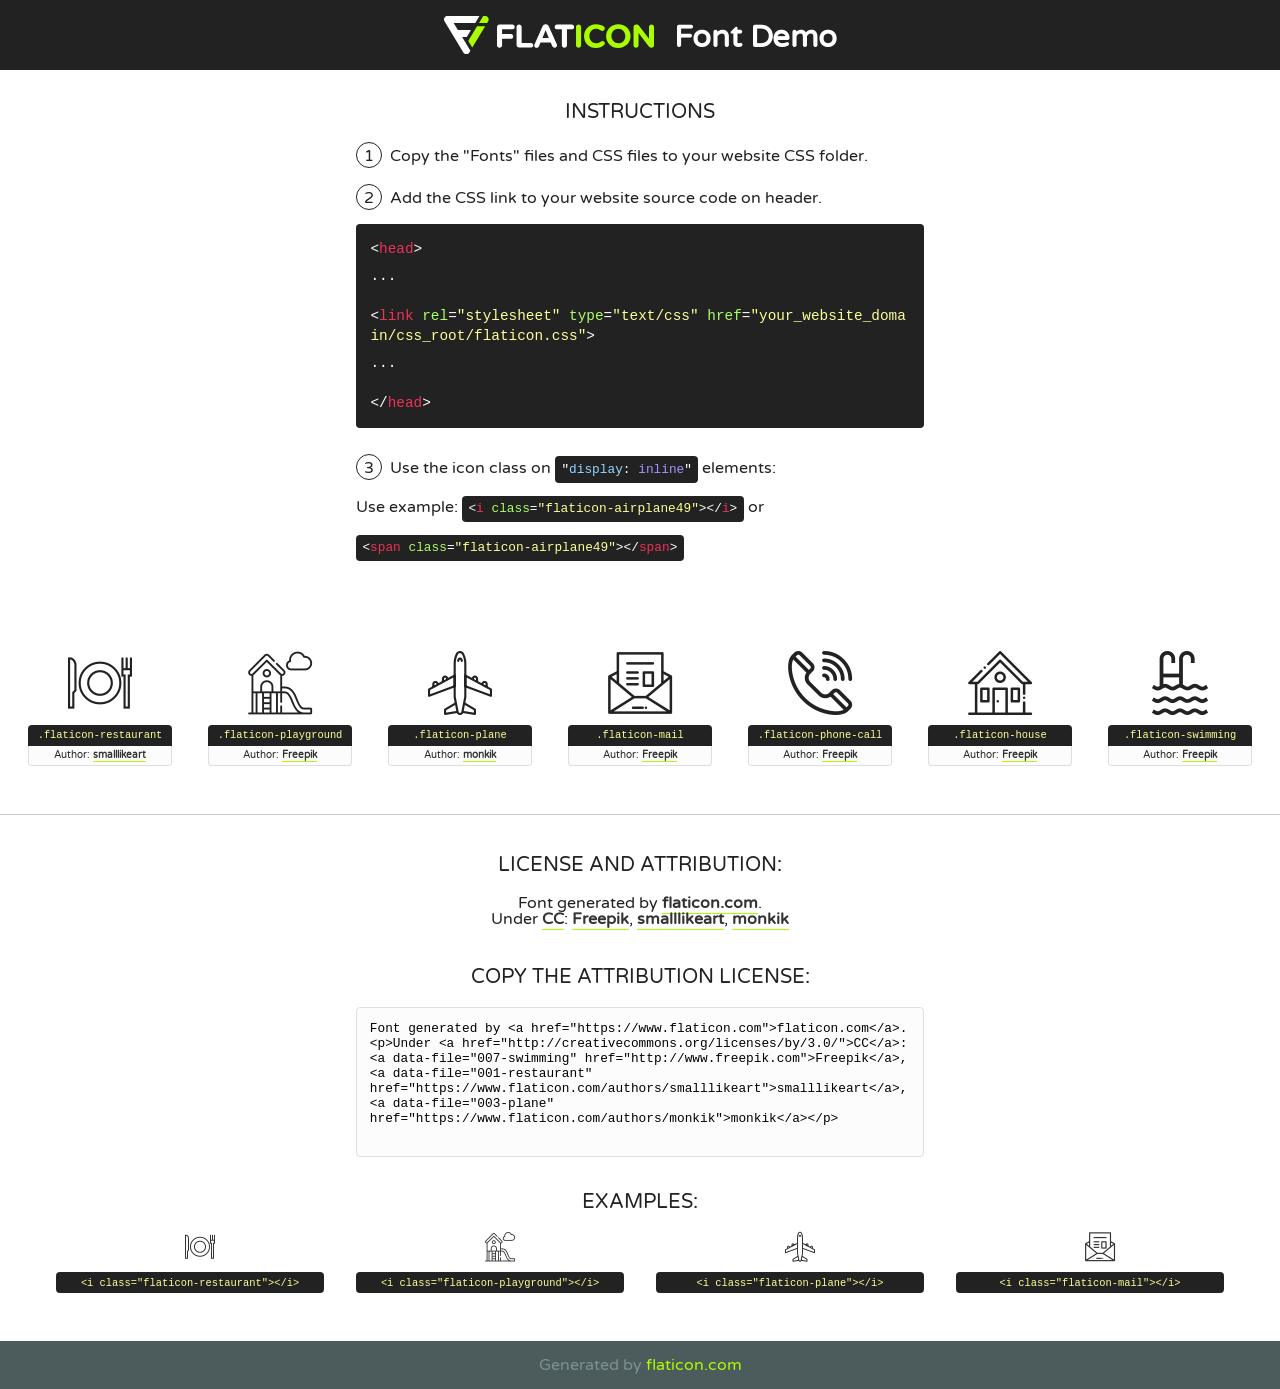
<file: html/fonts/flaticon/font/flaticon.html>
<!DOCTYPE html>
<!--
  Flaticon icon font: Flaticon
  Creation date: 17/08/2020 06:54
-->
<html>
<!DOCTYPE html>
<html>

<head>
    <title>Flaticon WebFont</title>
    <link href="http://fonts.googleapis.com/css?family=Varela+Round" rel="stylesheet" type="text/css" />
    <link rel="stylesheet" type="text/css" href="flaticon.css">
    <meta charset="UTF-8">
    <style>
    html, body, div, span, applet, object, iframe,
    h1, h2, h3, h4, h5, h6, p, blockquote, pre,
    a, abbr, acronym, address, big, cite, code,
    del, dfn, em, img, ins, kbd, q, s, samp,
    small, strike, strong, sub, sup, tt, var,
    b, u, i, center,
    dl, dt, dd, ol, ul, li,
    fieldset, form, label, legend,
    table, caption, tbody, tfoot, thead, tr, th, td,
    article, aside, canvas, details, embed, 
    figure, figcaption, footer, header, hgroup, 
    menu, nav, output, ruby, section, summary,
    time, mark, audio, video {
        margin: 0;
        padding: 0;
        border: 0;
        font-size: 100%;
        font: inherit;
        vertical-align: baseline;
    }
    /* HTML5 display-role reset for older browsers */
    article, aside, details, figcaption, figure, 
    footer, header, hgroup, menu, nav, section {
        display: block;
    }
    body {
        line-height: 1;
    }
    ol, ul {
        list-style: none;
    }
    blockquote, q {
        quotes: none;
    }
    blockquote:before, blockquote:after,
    q:before, q:after {
        content: '';
        content: none;
    }
    table {
        border-collapse: collapse;
        border-spacing: 0;
    }
    body {
        font-family: 'Varela Round', Helvetica, Arial, sans-serif;
        font-size: 16px;
        color: #222;
    }
    a {
        color: #333;
        border-bottom: 1px solid #a9fd00;
        font-weight: bold;
        text-decoration: none;
    }
    * {
        -moz-box-sizing: border-box;
        -webkit-box-sizing: border-box;
        box-sizing: border-box;
        margin: 0;
        padding: 0;
    }
    [class^="flaticon-"]:before, [class*=" flaticon-"]:before, [class^="flaticon-"]:after, [class*=" flaticon-"]:after {
        font-family: Flaticon;
        font-size: 30px;
        font-style: normal;
        margin-left: 20px;
        color: #333;
    }
    .wrapper {
        max-width: 600px;
        margin: auto;
        padding: 0 1em;
    }
    .title {
        font-size: 1.25em;
        text-align: center;
        margin-bottom: 1em;
        text-transform: uppercase;
    }
    header {
        text-align: center;
        background-color: #222;
        color: #fff;
        padding: 1em;
    }
    header .logo {
        width: 210px;
        height: 38px;
        display: inline-block;
        vertical-align: middle;
        margin-right: 1em;
        border: none;
    }
    header strong {
        font-size: 1.95em;
        font-weight: bold;
        vertical-align: middle;
        margin-top: 5px;
        display: inline-block;
    }
    .demo {
        margin: 2em auto;
        line-height: 1.25em;
    }
    .demo ul li {
        margin-bottom: 1em;
    }
    .demo ul li .num {
        color: #222;
        border-radius: 20px;
        display: inline-block;
        width: 26px;
        padding: 3px;
        height: 26px;
        text-align: center;
        margin-right: 0.5em;
        border: 1px solid #222;
    }
    .demo ul li code {
        background-color: #222;
        border-radius: 4px;
        padding: 0.25em 0.5em;
        display: inline-block;
        color: #fff;
        font-family: Consolas,Monaco,Lucida Console,Liberation Mono,DejaVu Sans Mono,Bitstream Vera Sans Mono,Courier New, monospace;
        font-weight: lighter;
        margin-top: 1em;
        font-size: 0.8em;
        word-break: break-all;
    }
    .demo ul li code.big {
        padding: 1em;
        font-size: 0.9em;
    }
    .demo ul li code .red {
        color: #EF3159;
    }
    .demo ul li code .green {
        color: #ACFF65;
    }
    .demo ul li code .yellow {
        color: #FFFF99;
    }
    .demo ul li code .blue {
        color: #99D3FF;
    }
    .demo ul li code .purple {
        color: #A295FF;
    }
    .demo ul li code .dots {
        margin-top: 0.5em;
        display: block;
    }
    #glyphs {
        border-bottom: 1px solid #ccc;
        padding: 2em 0;
        text-align: center;
    }
    .glyph {
        display: inline-block;
        width: 9em;
        margin: 1em;
        text-align: center;
        vertical-align: top;
        background: #FFF;
    }
    .glyph .glyph-icon {
        padding: 10px;
        display: block;
        font-family:"Flaticon";
        font-size: 64px;
        line-height: 1;
    }
    .glyph .glyph-icon:before {
        font-size: 64px;
        color: #222;
        margin-left: 0;
    }
    .class-name {
        font-size: 0.65em;
        background-color: #222;
        color: #fff;
        border-radius: 4px 4px 0 0;
        padding: 0.5em;
        color: #FFFF99;
        font-family: Consolas,Monaco,Lucida Console,Liberation Mono,DejaVu Sans Mono,Bitstream Vera Sans Mono,Courier New, monospace;
    }
    .author-name {
        font-size: 0.6em;
        background-color: #fcfcfd;
        border: 1px solid #DEDEE4;
        border-top: 0;
        border-radius: 0 0 4px 4px;
        padding: 0.5em;
    }
    .class-name:last-child {
        font-size: 10px;
        color:#888;
    }
    .class-name:last-child a {
        font-size: 10px;
        color:#555;
    }
    .class-name:last-child a:hover {
        color:#a9fd00;
    }
    .glyph > input {
        display: block;
        width: 100px;
        margin: 5px auto;
        text-align: center;
        font-size: 12px;
        cursor: text;
    }
    .glyph > input.icon-input {
        font-family:"Flaticon";
        font-size: 16px;
        margin-bottom: 10px;
    }
    .attribution .title {
        margin-top: 2em;
    }
    .attribution textarea {
        background-color: #fcfcfd;
        padding: 1em;
        border: none;
        box-shadow: none;
        border: 1px solid #DEDEE4;
        border-radius: 4px;
        resize: none;
        width: 100%;
        height: 150px;
        font-size: 0.8em;
        font-family: Consolas,Monaco,Lucida Console,Liberation Mono,DejaVu Sans Mono,Bitstream Vera Sans Mono,Courier New, monospace;
        -webkit-appearance: none;
    }
    .iconsuse {
        margin: 2em auto;
        text-align: center;
        max-width: 1200px;
    }
    .iconsuse:after {
        content: '';
        display: table;
        clear: both;
    }
    .iconsuse .image {
        float: left;
        width: 25%;
        padding: 0 1em;
    }
    .iconsuse .image p {
        margin-bottom: 1em;
    }
    .iconsuse .image span {
        display: block;
        font-size: 0.65em;
        background-color: #222;
        color: #fff;
        border-radius: 4px;
        padding: 0.5em;
        color: #FFFF99;
        margin-top: 1em;
        font-family: Consolas,Monaco,Lucida Console,Liberation Mono,DejaVu Sans Mono,Bitstream Vera Sans Mono,Courier New, monospace;
    }
    #footer {
        text-align: center;
        background-color: #4C5B5C;
        color: #7c9192;
        padding: 1em;
    }
    #footer a {
        border: none;
        color: #a9fd00;
        font-weight: normal;
    }
    @media (max-width: 960px) {
        .iconsuse .image {
            width: 50%;
        }
    }
    @media (max-width: 560px) {
        .iconsuse .image {
            width: 100%;
        }
    }
    </style>
</head>

<body class="characters-off">

    <header>
        <a href="https://www.flaticon.com" target="_blank" class="logo">
            <svg version="1.1" xmlns="http://www.w3.org/2000/svg" xmlns:xlink="http://www.w3.org/1999/xlink" xmlns:a="http://ns.adobe.com/AdobeSVGViewerExtensions/3.0/" viewBox="0 0 560.875 102.036" enable-background="new 0 0 560.875 102.036" xml:space="preserve">
                <defs>
                </defs>
                <g>
                    <g class="letters">
                        <path fill="#ffffff" d="M141.596,29.675c0-3.777,2.985-6.767,6.764-6.767h34.438c3.426,0,6.15,2.728,6.15,6.15
                        c0,3.43-2.724,6.149-6.15,6.149h-27.674v13.091h23.719c3.429,0,6.151,2.724,6.151,6.15c0,3.43-2.723,6.149-6.151,6.149h-23.719
                        v17.574c0,3.773-2.986,6.761-6.764,6.761c-3.779,0-6.764-2.989-6.764-6.761V29.675z"></path>
                        <path fill="#ffffff" d="M193.844,29.149c0-3.781,2.985-6.767,6.764-6.767c3.776,0,6.763,2.985,6.763,6.767v42.957h25.039
                        c3.426,0,6.149,2.726,6.149,6.153c0,3.425-2.723,6.15-6.149,6.15h-31.802c-3.779,0-6.764-2.986-6.764-6.768V29.149z"></path>
                        <path fill="#ffffff" d="M241.891,75.71l21.438-48.407c1.492-3.341,4.215-5.357,7.906-5.357h0.792
                        c3.686,0,6.323,2.017,7.815,5.357l21.439,48.407c0.436,0.967,0.701,1.845,0.701,2.723c0,3.602-2.809,6.501-6.414,6.501
                        c-3.161,0-5.269-1.845-6.499-4.655l-4.132-9.661h-27.059l-4.301,10.102c-1.144,2.631-3.426,4.214-6.237,4.214
                        c-3.517,0-6.24-2.81-6.24-6.325C241.1,77.64,241.451,76.677,241.891,75.71z M279.932,58.666l-8.521-20.297l-8.526,20.297H279.932
                        z"></path>
                        <path fill="#ffffff" d="M314.864,35.387H301.86c-3.429,0-6.239-2.813-6.239-6.238c0-3.429,2.811-6.24,6.239-6.24h39.533
                        c3.426,0,6.237,2.811,6.237,6.24c0,3.425-2.811,6.238-6.237,6.238h-13.001v42.785c0,3.773-2.99,6.761-6.764,6.761
                        c-3.779,0-6.764-2.989-6.764-6.761V35.387z"></path>
                        <path fill="#A9FD00" d="M352.615,29.149c0-3.781,2.985-6.767,6.767-6.767c3.774,0,6.761,2.985,6.761,6.767v49.024
                        c0,3.773-2.987,6.761-6.761,6.761c-3.781,0-6.767-2.989-6.767-6.761V29.149z"></path>
                        <path fill="#A9FD00" d="M374.132,53.836v-0.179c0-17.481,13.178-31.801,32.065-31.801c9.22,0,15.459,2.458,20.557,6.238
                        c1.402,1.054,2.637,2.985,2.637,5.357c0,3.692-2.985,6.59-6.681,6.59c-1.845,0-3.071-0.702-4.044-1.319
                        c-3.776-2.813-7.729-4.393-12.562-4.393c-10.364,0-17.831,8.611-17.831,19.154v0.173c0,10.542,7.291,19.329,17.831,19.329
                        c5.715,0,9.492-1.756,13.359-4.834c1.049-0.874,2.458-1.491,4.039-1.491c3.429,0,6.325,2.813,6.325,6.236
                        c0,2.106-1.056,3.78-2.282,4.834c-5.539,4.834-12.036,7.733-21.878,7.733C387.572,85.464,374.132,71.493,374.132,53.836z"></path>
                        <path fill="#A9FD00" d="M433.009,53.836v-0.179c0-17.481,13.79-31.801,32.766-31.801c18.981,0,32.592,14.143,32.592,31.628v0.173
                        c0,17.483-13.785,31.807-32.769,31.807C446.625,85.464,433.009,71.32,433.009,53.836z M484.224,53.836v-0.179
                        c0-10.539-7.725-19.326-18.626-19.326c-10.893,0-18.449,8.611-18.449,19.154v0.173c0,10.542,7.73,19.329,18.626,19.329
                        C476.676,72.986,484.224,64.378,484.224,53.836z"></path>
                        <path fill="#A9FD00" d="M506.233,29.321c0-3.774,2.99-6.763,6.767-6.763h1.401c3.252,0,5.183,1.583,7.029,3.953l26.093,34.265
                        V29.059c0-3.692,2.99-6.677,6.681-6.677c3.683,0,6.671,2.985,6.671,6.677v48.934c0,3.78-2.987,6.765-6.764,6.765h-0.436
                        c-3.257,0-5.188-1.581-7.034-3.953l-27.056-35.492v32.944c0,3.687-2.985,6.676-6.678,6.676c-3.683,0-6.673-2.989-6.673-6.676
                        V29.321z"></path>
                    </g>
                    <g class="insignia">
                        <path fill="#ffffff" d="M48.372,56.137h12.517l11.156-18.537H37.186L25.688,18.539h57.825L94.668,0H9.271
                        C5.925,0,2.842,1.801,1.198,4.716c-1.644,2.907-1.593,6.482,0.134,9.343l50.38,83.501c1.678,2.781,4.689,4.476,7.938,4.476
                        c3.246,0,6.257-1.695,7.935-4.476l2.898-4.804L48.372,56.137z"></path>
                        <g class="i">
                            <path fill="#A9FD00" d="M93.575,18.539h0.031v0.004l21.652,0.004l2.705-4.488c1.727-2.861,1.778-6.436,0.133-9.343
                            C116.454,1.801,113.371,0,110.026,0h-5.294L93.575,18.539z"></path>
                            <polygon fill="#A9FD00" points="88.291,27.356 64.725,66.486 75.519,84.404 109.942,27.356"></polygon>
                        </g>
                    </g>
                </g>
            </svg>
        </a>
        <strong>Font Demo</strong>
    </header>


    <section class="demo wrapper">

        <p class="title">Instructions</p>

        <ul>
            <li>
                <span class="num">1</span>Copy the "Fonts" files and CSS files to your website CSS folder.
            </li>
            <li>
                <span class="num">2</span>Add the CSS link to your website source code on header.
                <code class="big">
                    &lt;<span class="red">head</span>&gt;
                    <br/><span class="dots">...</span>
                    <br/>&lt;<span class="red">link</span> <span class="green">rel</span>=<span class="yellow">"stylesheet"</span> <span class="green">type</span>=<span class="yellow">"text/css"</span> <span class="green">href</span>=<span class="yellow">"your_website_domain/css_root/flaticon.css"</span>&gt;
                    <br/><span class="dots">...</span>
                    <br/>&lt;/<span class="red">head</span>&gt;
                </code>
            </li>

            <li>
                <p>
                    <span class="num">3</span>Use the icon class on <code>"<span class="blue">display</span>:<span class="purple"> inline</span>"</code> elements:
                    <br />
                    Use example: <code>&lt;<span class="red">i</span> <span class="green">class</span>=<span class="yellow">&quot;flaticon-airplane49&quot;</span>&gt;&lt;/<span class="red">i</span>&gt;</code> or <code>&lt;<span class="red">span</span> <span class="green">class</span>=<span class="yellow">&quot;flaticon-airplane49&quot;</span>&gt;&lt;/<span class="red">span</span>&gt;</code>
            </li>
        </ul>

    </section>




   <section id="glyphs">          
    
      
        <div class="glyph"><div class="glyph-icon flaticon-restaurant"></div>
            <div class="class-name">.flaticon-restaurant</div>
            <div class="author-name">Author: <a data-file="001-restaurant" href="https://www.flaticon.com/authors/smalllikeart">smalllikeart</a> </div> 
        </div>        
        
        <div class="glyph"><div class="glyph-icon flaticon-playground"></div>
            <div class="class-name">.flaticon-playground</div>
            <div class="author-name">Author: <a data-file="002-playground" href="http://www.freepik.com">Freepik</a> </div> 
        </div>        
        
        <div class="glyph"><div class="glyph-icon flaticon-plane"></div>
            <div class="class-name">.flaticon-plane</div>
            <div class="author-name">Author: <a data-file="003-plane" href="https://www.flaticon.com/authors/monkik">monkik</a> </div> 
        </div>        
        
        <div class="glyph"><div class="glyph-icon flaticon-mail"></div>
            <div class="class-name">.flaticon-mail</div>
            <div class="author-name">Author: <a data-file="004-mail" href="http://www.freepik.com">Freepik</a> </div> 
        </div>        
        
        <div class="glyph"><div class="glyph-icon flaticon-phone-call"></div>
            <div class="class-name">.flaticon-phone-call</div>
            <div class="author-name">Author: <a data-file="005-phone-call" href="http://www.freepik.com">Freepik</a> </div> 
        </div>        
        
        <div class="glyph"><div class="glyph-icon flaticon-house"></div>
            <div class="class-name">.flaticon-house</div>
            <div class="author-name">Author: <a data-file="006-house" href="http://www.freepik.com">Freepik</a> </div> 
        </div>        
        
        <div class="glyph"><div class="glyph-icon flaticon-swimming"></div>
            <div class="class-name">.flaticon-swimming</div>
            <div class="author-name">Author: <a data-file="007-swimming" href="http://www.freepik.com">Freepik</a> </div> 
        </div>        
        

    </section>



    <section class="attribution wrapper"   style="text-align:center;">

      <div class="title">License and attribution:</div><div class="attrDiv">Font generated by <a href="https://www.flaticon.com">flaticon.com</a>. <div><p>Under <a href="http://creativecommons.org/licenses/by/3.0/">CC</a>: <a data-file="007-swimming" href="http://www.freepik.com">Freepik</a>, <a data-file="001-restaurant" href="https://www.flaticon.com/authors/smalllikeart">smalllikeart</a>, <a data-file="003-plane" href="https://www.flaticon.com/authors/monkik">monkik</a></p>  </div>
      </div>
      <div class="title">Copy the Attribution License:</div>

    <textarea onclick="this.focus();this.select();">Font generated by &lt;a href=&quot;https://www.flaticon.com&quot;&gt;flaticon.com&lt;/a&gt;. <p>Under <a href="http://creativecommons.org/licenses/by/3.0/">CC</a>: <a data-file="007-swimming" href="http://www.freepik.com">Freepik</a>, <a data-file="001-restaurant" href="https://www.flaticon.com/authors/smalllikeart">smalllikeart</a>, <a data-file="003-plane" href="https://www.flaticon.com/authors/monkik">monkik</a></p>  
     </textarea>

    </section>

    <section class="iconsuse">

          <div class="title">Examples:</div>            
             
            <div class="image">
                <p>
                    <i class="glyph-icon flaticon-restaurant"></i> 
                    <span>&lt;i class=&quot;flaticon-restaurant&quot;&gt;&lt;/i&gt;</span>
                </p>
            </div>
            
            <div class="image">
                <p>
                    <i class="glyph-icon flaticon-playground"></i> 
                    <span>&lt;i class=&quot;flaticon-playground&quot;&gt;&lt;/i&gt;</span>
                </p>
            </div>
            
            <div class="image">
                <p>
                    <i class="glyph-icon flaticon-plane"></i> 
                    <span>&lt;i class=&quot;flaticon-plane&quot;&gt;&lt;/i&gt;</span>
                </p>
            </div>
            
            <div class="image">
                <p>
                    <i class="glyph-icon flaticon-mail"></i> 
                    <span>&lt;i class=&quot;flaticon-mail&quot;&gt;&lt;/i&gt;</span>
                </p>
            </div>
                       
        </div>
                            
    </section>

<div id="footer">
    <div>Generated by <a href="https://www.flaticon.com">flaticon.com</a>
    </div>
</div>



</body>
</html>
</file>
<file: html/fonts/icomoon/style.css>
@font-face {
  font-family: 'icomoon';
  src:  url('fonts/icomoon.eot?10si43');
  src:  url('fonts/icomoon.eot?10si43#iefix') format('embedded-opentype'),
    url('fonts/icomoon.ttf?10si43') format('truetype'),
    url('fonts/icomoon.woff?10si43') format('woff'),
    url('fonts/icomoon.svg?10si43#icomoon') format('svg');
  font-weight: normal;
  font-style: normal;
}

[class^="icon-"], [class*=" icon-"] {
  /* use !important to prevent issues with browser extensions that change fonts */
  font-family: 'icomoon' !important;
  speak: none;
  font-style: normal;
  font-weight: normal;
  font-variant: normal;
  text-transform: none;
  line-height: 1;

  /* Better Font Rendering =========== */
  -webkit-font-smoothing: antialiased;
  -moz-osx-font-smoothing: grayscale;
}

.icon-asterisk:before {
  content: "\f069";
}
.icon-plus:before {
  content: "\f067";
}
.icon-question:before {
  content: "\f128";
}
.icon-minus:before {
  content: "\f068";
}
.icon-glass:before {
  content: "\f000";
}
.icon-music:before {
  content: "\f001";
}
.icon-search:before {
  content: "\f002";
}
.icon-envelope-o:before {
  content: "\f003";
}
.icon-heart:before {
  content: "\f004";
}
.icon-star:before {
  content: "\f005";
}
.icon-star-o:before {
  content: "\f006";
}
.icon-user:before {
  content: "\f007";
}
.icon-film:before {
  content: "\f008";
}
.icon-th-large:before {
  content: "\f009";
}
.icon-th:before {
  content: "\f00a";
}
.icon-th-list:before {
  content: "\f00b";
}
.icon-check:before {
  content: "\f00c";
}
.icon-close:before {
  content: "\f00d";
}
.icon-remove:before {
  content: "\f00d";
}
.icon-times:before {
  content: "\f00d";
}
.icon-search-plus:before {
  content: "\f00e";
}
.icon-search-minus:before {
  content: "\f010";
}
.icon-power-off:before {
  content: "\f011";
}
.icon-signal:before {
  content: "\f012";
}
.icon-cog:before {
  content: "\f013";
}
.icon-gear:before {
  content: "\f013";
}
.icon-trash-o:before {
  content: "\f014";
}
.icon-home:before {
  content: "\f015";
}
.icon-file-o:before {
  content: "\f016";
}
.icon-clock-o:before {
  content: "\f017";
}
.icon-road:before {
  content: "\f018";
}
.icon-download:before {
  content: "\f019";
}
.icon-arrow-circle-o-down:before {
  content: "\f01a";
}
.icon-arrow-circle-o-up:before {
  content: "\f01b";
}
.icon-inbox:before {
  content: "\f01c";
}
.icon-play-circle-o:before {
  content: "\f01d";
}
.icon-repeat:before {
  content: "\f01e";
}
.icon-rotate-right:before {
  content: "\f01e";
}
.icon-refresh:before {
  content: "\f021";
}
.icon-list-alt:before {
  content: "\f022";
}
.icon-lock:before {
  content: "\f023";
}
.icon-flag:before {
  content: "\f024";
}
.icon-headphones:before {
  content: "\f025";
}
.icon-volume-off:before {
  content: "\f026";
}
.icon-volume-down:before {
  content: "\f027";
}
.icon-volume-up:before {
  content: "\f028";
}
.icon-qrcode:before {
  content: "\f029";
}
.icon-barcode:before {
  content: "\f02a";
}
.icon-tag:before {
  content: "\f02b";
}
.icon-tags:before {
  content: "\f02c";
}
.icon-book:before {
  content: "\f02d";
}
.icon-bookmark:before {
  content: "\f02e";
}
.icon-print:before {
  content: "\f02f";
}
.icon-camera:before {
  content: "\f030";
}
.icon-font:before {
  content: "\f031";
}
.icon-bold:before {
  content: "\f032";
}
.icon-italic:before {
  content: "\f033";
}
.icon-text-height:before {
  content: "\f034";
}
.icon-text-width:before {
  content: "\f035";
}
.icon-align-left:before {
  content: "\f036";
}
.icon-align-center:before {
  content: "\f037";
}
.icon-align-right:before {
  content: "\f038";
}
.icon-align-justify:before {
  content: "\f039";
}
.icon-list:before {
  content: "\f03a";
}
.icon-dedent:before {
  content: "\f03b";
}
.icon-outdent:before {
  content: "\f03b";
}
.icon-indent:before {
  content: "\f03c";
}
.icon-video-camera:before {
  content: "\f03d";
}
.icon-image:before {
  content: "\f03e";
}
.icon-photo:before {
  content: "\f03e";
}
.icon-picture-o:before {
  content: "\f03e";
}
.icon-pencil:before {
  content: "\f040";
}
.icon-map-marker:before {
  content: "\f041";
}
.icon-adjust:before {
  content: "\f042";
}
.icon-tint:before {
  content: "\f043";
}
.icon-edit:before {
  content: "\f044";
}
.icon-pencil-square-o:before {
  content: "\f044";
}
.icon-share-square-o:before {
  content: "\f045";
}
.icon-check-square-o:before {
  content: "\f046";
}
.icon-arrows:before {
  content: "\f047";
}
.icon-step-backward:before {
  content: "\f048";
}
.icon-fast-backward:before {
  content: "\f049";
}
.icon-backward:before {
  content: "\f04a";
}
.icon-play:before {
  content: "\f04b";
}
.icon-pause:before {
  content: "\f04c";
}
.icon-stop:before {
  content: "\f04d";
}
.icon-forward:before {
  content: "\f04e";
}
.icon-fast-forward:before {
  content: "\f050";
}
.icon-step-forward:before {
  content: "\f051";
}
.icon-eject:before {
  content: "\f052";
}
.icon-chevron-left:before {
  content: "\f053";
}
.icon-chevron-right:before {
  content: "\f054";
}
.icon-plus-circle:before {
  content: "\f055";
}
.icon-minus-circle:before {
  content: "\f056";
}
.icon-times-circle:before {
  content: "\f057";
}
.icon-check-circle:before {
  content: "\f058";
}
.icon-question-circle:before {
  content: "\f059";
}
.icon-info-circle:before {
  content: "\f05a";
}
.icon-crosshairs:before {
  content: "\f05b";
}
.icon-times-circle-o:before {
  content: "\f05c";
}
.icon-check-circle-o:before {
  content: "\f05d";
}
.icon-ban:before {
  content: "\f05e";
}
.icon-arrow-left:before {
  content: "\f060";
}
.icon-arrow-right:before {
  content: "\f061";
}
.icon-arrow-up:before {
  content: "\f062";
}
.icon-arrow-down:before {
  content: "\f063";
}
.icon-mail-forward:before {
  content: "\f064";
}
.icon-share:before {
  content: "\f064";
}
.icon-expand:before {
  content: "\f065";
}
.icon-compress:before {
  content: "\f066";
}
.icon-exclamation-circle:before {
  content: "\f06a";
}
.icon-gift:before {
  content: "\f06b";
}
.icon-leaf:before {
  content: "\f06c";
}
.icon-fire:before {
  content: "\f06d";
}
.icon-eye:before {
  content: "\f06e";
}
.icon-eye-slash:before {
  content: "\f070";
}
.icon-exclamation-triangle:before {
  content: "\f071";
}
.icon-warning:before {
  content: "\f071";
}
.icon-plane:before {
  content: "\f072";
}
.icon-calendar:before {
  content: "\f073";
}
.icon-random:before {
  content: "\f074";
}
.icon-comment:before {
  content: "\f075";
}
.icon-magnet:before {
  content: "\f076";
}
.icon-chevron-up:before {
  content: "\f077";
}
.icon-chevron-down:before {
  content: "\f078";
}
.icon-retweet:before {
  content: "\f079";
}
.icon-shopping-cart:before {
  content: "\f07a";
}
.icon-folder:before {
  content: "\f07b";
}
.icon-folder-open:before {
  content: "\f07c";
}
.icon-arrows-v:before {
  content: "\f07d";
}
.icon-arrows-h:before {
  content: "\f07e";
}
.icon-bar-chart:before {
  content: "\f080";
}
.icon-bar-chart-o:before {
  content: "\f080";
}
.icon-twitter-square:before {
  content: "\f081";
}
.icon-facebook-square:before {
  content: "\f082";
}
.icon-camera-retro:before {
  content: "\f083";
}
.icon-key:before {
  content: "\f084";
}
.icon-cogs:before {
  content: "\f085";
}
.icon-gears:before {
  content: "\f085";
}
.icon-comments:before {
  content: "\f086";
}
.icon-thumbs-o-up:before {
  content: "\f087";
}
.icon-thumbs-o-down:before {
  content: "\f088";
}
.icon-star-half:before {
  content: "\f089";
}
.icon-heart-o:before {
  content: "\f08a";
}
.icon-sign-out:before {
  content: "\f08b";
}
.icon-linkedin-square:before {
  content: "\f08c";
}
.icon-thumb-tack:before {
  content: "\f08d";
}
.icon-external-link:before {
  content: "\f08e";
}
.icon-sign-in:before {
  content: "\f090";
}
.icon-trophy:before {
  content: "\f091";
}
.icon-github-square:before {
  content: "\f092";
}
.icon-upload:before {
  content: "\f093";
}
.icon-lemon-o:before {
  content: "\f094";
}
.icon-phone:before {
  content: "\f095";
}
.icon-square-o:before {
  content: "\f096";
}
.icon-bookmark-o:before {
  content: "\f097";
}
.icon-phone-square:before {
  content: "\f098";
}
.icon-twitter:before {
  content: "\f099";
}
.icon-facebook:before {
  content: "\f09a";
}
.icon-facebook-f:before {
  content: "\f09a";
}
.icon-github:before {
  content: "\f09b";
}
.icon-unlock:before {
  content: "\f09c";
}
.icon-credit-card:before {
  content: "\f09d";
}
.icon-feed:before {
  content: "\f09e";
}
.icon-rss:before {
  content: "\f09e";
}
.icon-hdd-o:before {
  content: "\f0a0";
}
.icon-bullhorn:before {
  content: "\f0a1";
}
.icon-bell-o:before {
  content: "\f0a2";
}
.icon-certificate:before {
  content: "\f0a3";
}
.icon-hand-o-right:before {
  content: "\f0a4";
}
.icon-hand-o-left:before {
  content: "\f0a5";
}
.icon-hand-o-up:before {
  content: "\f0a6";
}
.icon-hand-o-down:before {
  content: "\f0a7";
}
.icon-arrow-circle-left:before {
  content: "\f0a8";
}
.icon-arrow-circle-right:before {
  content: "\f0a9";
}
.icon-arrow-circle-up:before {
  content: "\f0aa";
}
.icon-arrow-circle-down:before {
  content: "\f0ab";
}
.icon-globe:before {
  content: "\f0ac";
}
.icon-wrench:before {
  content: "\f0ad";
}
.icon-tasks:before {
  content: "\f0ae";
}
.icon-filter:before {
  content: "\f0b0";
}
.icon-briefcase:before {
  content: "\f0b1";
}
.icon-arrows-alt:before {
  content: "\f0b2";
}
.icon-group:before {
  content: "\f0c0";
}
.icon-users:before {
  content: "\f0c0";
}
.icon-chain:before {
  content: "\f0c1";
}
.icon-link:before {
  content: "\f0c1";
}
.icon-cloud:before {
  content: "\f0c2";
}
.icon-flask:before {
  content: "\f0c3";
}
.icon-cut:before {
  content: "\f0c4";
}
.icon-scissors:before {
  content: "\f0c4";
}
.icon-copy:before {
  content: "\f0c5";
}
.icon-files-o:before {
  content: "\f0c5";
}
.icon-paperclip:before {
  content: "\f0c6";
}
.icon-floppy-o:before {
  content: "\f0c7";
}
.icon-save:before {
  content: "\f0c7";
}
.icon-square:before {
  content: "\f0c8";
}
.icon-bars:before {
  content: "\f0c9";
}
.icon-navicon:before {
  content: "\f0c9";
}
.icon-reorder:before {
  content: "\f0c9";
}
.icon-list-ul:before {
  content: "\f0ca";
}
.icon-list-ol:before {
  content: "\f0cb";
}
.icon-strikethrough:before {
  content: "\f0cc";
}
.icon-underline:before {
  content: "\f0cd";
}
.icon-table:before {
  content: "\f0ce";
}
.icon-magic:before {
  content: "\f0d0";
}
.icon-truck:before {
  content: "\f0d1";
}
.icon-pinterest:before {
  content: "\f0d2";
}
.icon-pinterest-square:before {
  content: "\f0d3";
}
.icon-google-plus-square:before {
  content: "\f0d4";
}
.icon-google-plus:before {
  content: "\f0d5";
}
.icon-money:before {
  content: "\f0d6";
}
.icon-caret-down:before {
  content: "\f0d7";
}
.icon-caret-up:before {
  content: "\f0d8";
}
.icon-caret-left:before {
  content: "\f0d9";
}
.icon-caret-right:before {
  content: "\f0da";
}
.icon-columns:before {
  content: "\f0db";
}
.icon-sort:before {
  content: "\f0dc";
}
.icon-unsorted:before {
  content: "\f0dc";
}
.icon-sort-desc:before {
  content: "\f0dd";
}
.icon-sort-down:before {
  content: "\f0dd";
}
.icon-sort-asc:before {
  content: "\f0de";
}
.icon-sort-up:before {
  content: "\f0de";
}
.icon-envelope:before {
  content: "\f0e0";
}
.icon-linkedin:before {
  content: "\f0e1";
}
.icon-rotate-left:before {
  content: "\f0e2";
}
.icon-undo:before {
  content: "\f0e2";
}
.icon-gavel:before {
  content: "\f0e3";
}
.icon-legal:before {
  content: "\f0e3";
}
.icon-dashboard:before {
  content: "\f0e4";
}
.icon-tachometer:before {
  content: "\f0e4";
}
.icon-comment-o:before {
  content: "\f0e5";
}
.icon-comments-o:before {
  content: "\f0e6";
}
.icon-bolt:before {
  content: "\f0e7";
}
.icon-flash:before {
  content: "\f0e7";
}
.icon-sitemap:before {
  content: "\f0e8";
}
.icon-umbrella:before {
  content: "\f0e9";
}
.icon-clipboard:before {
  content: "\f0ea";
}
.icon-paste:before {
  content: "\f0ea";
}
.icon-lightbulb-o:before {
  content: "\f0eb";
}
.icon-exchange:before {
  content: "\f0ec";
}
.icon-cloud-download:before {
  content: "\f0ed";
}
.icon-cloud-upload:before {
  content: "\f0ee";
}
.icon-user-md:before {
  content: "\f0f0";
}
.icon-stethoscope:before {
  content: "\f0f1";
}
.icon-suitcase:before {
  content: "\f0f2";
}
.icon-bell:before {
  content: "\f0f3";
}
.icon-coffee:before {
  content: "\f0f4";
}
.icon-cutlery:before {
  content: "\f0f5";
}
.icon-file-text-o:before {
  content: "\f0f6";
}
.icon-building-o:before {
  content: "\f0f7";
}
.icon-hospital-o:before {
  content: "\f0f8";
}
.icon-ambulance:before {
  content: "\f0f9";
}
.icon-medkit:before {
  content: "\f0fa";
}
.icon-fighter-jet:before {
  content: "\f0fb";
}
.icon-beer:before {
  content: "\f0fc";
}
.icon-h-square:before {
  content: "\f0fd";
}
.icon-plus-square:before {
  content: "\f0fe";
}
.icon-angle-double-left:before {
  content: "\f100";
}
.icon-angle-double-right:before {
  content: "\f101";
}
.icon-angle-double-up:before {
  content: "\f102";
}
.icon-angle-double-down:before {
  content: "\f103";
}
.icon-angle-left:before {
  content: "\f104";
}
.icon-angle-right:before {
  content: "\f105";
}
.icon-angle-up:before {
  content: "\f106";
}
.icon-angle-down:before {
  content: "\f107";
}
.icon-desktop:before {
  content: "\f108";
}
.icon-laptop:before {
  content: "\f109";
}
.icon-tablet:before {
  content: "\f10a";
}
.icon-mobile:before {
  content: "\f10b";
}
.icon-mobile-phone:before {
  content: "\f10b";
}
.icon-circle-o:before {
  content: "\f10c";
}
.icon-quote-left:before {
  content: "\f10d";
}
.icon-quote-right:before {
  content: "\f10e";
}
.icon-spinner:before {
  content: "\f110";
}
.icon-circle:before {
  content: "\f111";
}
.icon-mail-reply:before {
  content: "\f112";
}
.icon-reply:before {
  content: "\f112";
}
.icon-github-alt:before {
  content: "\f113";
}
.icon-folder-o:before {
  content: "\f114";
}
.icon-folder-open-o:before {
  content: "\f115";
}
.icon-smile-o:before {
  content: "\f118";
}
.icon-frown-o:before {
  content: "\f119";
}
.icon-meh-o:before {
  content: "\f11a";
}
.icon-gamepad:before {
  content: "\f11b";
}
.icon-keyboard-o:before {
  content: "\f11c";
}
.icon-flag-o:before {
  content: "\f11d";
}
.icon-flag-checkered:before {
  content: "\f11e";
}
.icon-terminal:before {
  content: "\f120";
}
.icon-code:before {
  content: "\f121";
}
.icon-mail-reply-all:before {
  content: "\f122";
}
.icon-reply-all:before {
  content: "\f122";
}
.icon-star-half-empty:before {
  content: "\f123";
}
.icon-star-half-full:before {
  content: "\f123";
}
.icon-star-half-o:before {
  content: "\f123";
}
.icon-location-arrow:before {
  content: "\f124";
}
.icon-crop:before {
  content: "\f125";
}
.icon-code-fork:before {
  content: "\f126";
}
.icon-chain-broken:before {
  content: "\f127";
}
.icon-unlink:before {
  content: "\f127";
}
.icon-info:before {
  content: "\f129";
}
.icon-exclamation:before {
  content: "\f12a";
}
.icon-superscript:before {
  content: "\f12b";
}
.icon-subscript:before {
  content: "\f12c";
}
.icon-eraser:before {
  content: "\f12d";
}
.icon-puzzle-piece:before {
  content: "\f12e";
}
.icon-microphone:before {
  content: "\f130";
}
.icon-microphone-slash:before {
  content: "\f131";
}
.icon-shield:before {
  content: "\f132";
}
.icon-calendar-o:before {
  content: "\f133";
}
.icon-fire-extinguisher:before {
  content: "\f134";
}
.icon-rocket:before {
  content: "\f135";
}
.icon-maxcdn:before {
  content: "\f136";
}
.icon-chevron-circle-left:before {
  content: "\f137";
}
.icon-chevron-circle-right:before {
  content: "\f138";
}
.icon-chevron-circle-up:before {
  content: "\f139";
}
.icon-chevron-circle-down:before {
  content: "\f13a";
}
.icon-html5:before {
  content: "\f13b";
}
.icon-css3:before {
  content: "\f13c";
}
.icon-anchor:before {
  content: "\f13d";
}
.icon-unlock-alt:before {
  content: "\f13e";
}
.icon-bullseye:before {
  content: "\f140";
}
.icon-ellipsis-h:before {
  content: "\f141";
}
.icon-ellipsis-v:before {
  content: "\f142";
}
.icon-rss-square:before {
  content: "\f143";
}
.icon-play-circle:before {
  content: "\f144";
}
.icon-ticket:before {
  content: "\f145";
}
.icon-minus-square:before {
  content: "\f146";
}
.icon-minus-square-o:before {
  content: "\f147";
}
.icon-level-up:before {
  content: "\f148";
}
.icon-level-down:before {
  content: "\f149";
}
.icon-check-square:before {
  content: "\f14a";
}
.icon-pencil-square:before {
  content: "\f14b";
}
.icon-external-link-square:before {
  content: "\f14c";
}
.icon-share-square:before {
  content: "\f14d";
}
.icon-compass:before {
  content: "\f14e";
}
.icon-caret-square-o-down:before {
  content: "\f150";
}
.icon-toggle-down:before {
  content: "\f150";
}
.icon-caret-square-o-up:before {
  content: "\f151";
}
.icon-toggle-up:before {
  content: "\f151";
}
.icon-caret-square-o-right:before {
  content: "\f152";
}
.icon-toggle-right:before {
  content: "\f152";
}
.icon-eur:before {
  content: "\f153";
}
.icon-euro:before {
  content: "\f153";
}
.icon-gbp:before {
  content: "\f154";
}
.icon-dollar:before {
  content: "\f155";
}
.icon-usd:before {
  content: "\f155";
}
.icon-inr:before {
  content: "\f156";
}
.icon-rupee:before {
  content: "\f156";
}
.icon-cny:before {
  content: "\f157";
}
.icon-jpy:before {
  content: "\f157";
}
.icon-rmb:before {
  content: "\f157";
}
.icon-yen:before {
  content: "\f157";
}
.icon-rouble:before {
  content: "\f158";
}
.icon-rub:before {
  content: "\f158";
}
.icon-ruble:before {
  content: "\f158";
}
.icon-krw:before {
  content: "\f159";
}
.icon-won:before {
  content: "\f159";
}
.icon-bitcoin:before {
  content: "\f15a";
}
.icon-btc:before {
  content: "\f15a";
}
.icon-file:before {
  content: "\f15b";
}
.icon-file-text:before {
  content: "\f15c";
}
.icon-sort-alpha-asc:before {
  content: "\f15d";
}
.icon-sort-alpha-desc:before {
  content: "\f15e";
}
.icon-sort-amount-asc:before {
  content: "\f160";
}
.icon-sort-amount-desc:before {
  content: "\f161";
}
.icon-sort-numeric-asc:before {
  content: "\f162";
}
.icon-sort-numeric-desc:before {
  content: "\f163";
}
.icon-thumbs-up:before {
  content: "\f164";
}
.icon-thumbs-down:before {
  content: "\f165";
}
.icon-youtube-square:before {
  content: "\f166";
}
.icon-youtube:before {
  content: "\f167";
}
.icon-xing:before {
  content: "\f168";
}
.icon-xing-square:before {
  content: "\f169";
}
.icon-youtube-play:before {
  content: "\f16a";
}
.icon-dropbox:before {
  content: "\f16b";
}
.icon-stack-overflow:before {
  content: "\f16c";
}
.icon-instagram:before {
  content: "\f16d";
}
.icon-flickr:before {
  content: "\f16e";
}
.icon-adn:before {
  content: "\f170";
}
.icon-bitbucket:before {
  content: "\f171";
}
.icon-bitbucket-square:before {
  content: "\f172";
}
.icon-tumblr:before {
  content: "\f173";
}
.icon-tumblr-square:before {
  content: "\f174";
}
.icon-long-arrow-down:before {
  content: "\f175";
}
.icon-long-arrow-up:before {
  content: "\f176";
}
.icon-long-arrow-left:before {
  content: "\f177";
}
.icon-long-arrow-right:before {
  content: "\f178";
}
.icon-apple:before {
  content: "\f179";
}
.icon-windows:before {
  content: "\f17a";
}
.icon-android:before {
  content: "\f17b";
}
.icon-linux:before {
  content: "\f17c";
}
.icon-dribbble:before {
  content: "\f17d";
}
.icon-skype:before {
  content: "\f17e";
}
.icon-foursquare:before {
  content: "\f180";
}
.icon-trello:before {
  content: "\f181";
}
.icon-female:before {
  content: "\f182";
}
.icon-male:before {
  content: "\f183";
}
.icon-gittip:before {
  content: "\f184";
}
.icon-gratipay:before {
  content: "\f184";
}
.icon-sun-o:before {
  content: "\f185";
}
.icon-moon-o:before {
  content: "\f186";
}
.icon-archive:before {
  content: "\f187";
}
.icon-bug:before {
  content: "\f188";
}
.icon-vk:before {
  content: "\f189";
}
.icon-weibo:before {
  content: "\f18a";
}
.icon-renren:before {
  content: "\f18b";
}
.icon-pagelines:before {
  content: "\f18c";
}
.icon-stack-exchange:before {
  content: "\f18d";
}
.icon-arrow-circle-o-right:before {
  content: "\f18e";
}
.icon-arrow-circle-o-left:before {
  content: "\f190";
}
.icon-caret-square-o-left:before {
  content: "\f191";
}
.icon-toggle-left:before {
  content: "\f191";
}
.icon-dot-circle-o:before {
  content: "\f192";
}
.icon-wheelchair:before {
  content: "\f193";
}
.icon-vimeo-square:before {
  content: "\f194";
}
.icon-try:before {
  content: "\f195";
}
.icon-turkish-lira:before {
  content: "\f195";
}
.icon-plus-square-o:before {
  content: "\f196";
}
.icon-space-shuttle:before {
  content: "\f197";
}
.icon-slack:before {
  content: "\f198";
}
.icon-envelope-square:before {
  content: "\f199";
}
.icon-wordpress:before {
  content: "\f19a";
}
.icon-openid:before {
  content: "\f19b";
}
.icon-bank:before {
  content: "\f19c";
}
.icon-institution:before {
  content: "\f19c";
}
.icon-university:before {
  content: "\f19c";
}
.icon-graduation-cap:before {
  content: "\f19d";
}
.icon-mortar-board:before {
  content: "\f19d";
}
.icon-yahoo:before {
  content: "\f19e";
}
.icon-google:before {
  content: "\f1a0";
}
.icon-reddit:before {
  content: "\f1a1";
}
.icon-reddit-square:before {
  content: "\f1a2";
}
.icon-stumbleupon-circle:before {
  content: "\f1a3";
}
.icon-stumbleupon:before {
  content: "\f1a4";
}
.icon-delicious:before {
  content: "\f1a5";
}
.icon-digg:before {
  content: "\f1a6";
}
.icon-pied-piper-pp:before {
  content: "\f1a7";
}
.icon-pied-piper-alt:before {
  content: "\f1a8";
}
.icon-drupal:before {
  content: "\f1a9";
}
.icon-joomla:before {
  content: "\f1aa";
}
.icon-language:before {
  content: "\f1ab";
}
.icon-fax:before {
  content: "\f1ac";
}
.icon-building:before {
  content: "\f1ad";
}
.icon-child:before {
  content: "\f1ae";
}
.icon-paw:before {
  content: "\f1b0";
}
.icon-spoon:before {
  content: "\f1b1";
}
.icon-cube:before {
  content: "\f1b2";
}
.icon-cubes:before {
  content: "\f1b3";
}
.icon-behance:before {
  content: "\f1b4";
}
.icon-behance-square:before {
  content: "\f1b5";
}
.icon-steam:before {
  content: "\f1b6";
}
.icon-steam-square:before {
  content: "\f1b7";
}
.icon-recycle:before {
  content: "\f1b8";
}
.icon-automobile:before {
  content: "\f1b9";
}
.icon-car:before {
  content: "\f1b9";
}
.icon-cab:before {
  content: "\f1ba";
}
.icon-taxi:before {
  content: "\f1ba";
}
.icon-tree:before {
  content: "\f1bb";
}
.icon-spotify:before {
  content: "\f1bc";
}
.icon-deviantart:before {
  content: "\f1bd";
}
.icon-soundcloud:before {
  content: "\f1be";
}
.icon-database:before {
  content: "\f1c0";
}
.icon-file-pdf-o:before {
  content: "\f1c1";
}
.icon-file-word-o:before {
  content: "\f1c2";
}
.icon-file-excel-o:before {
  content: "\f1c3";
}
.icon-file-powerpoint-o:before {
  content: "\f1c4";
}
.icon-file-image-o:before {
  content: "\f1c5";
}
.icon-file-photo-o:before {
  content: "\f1c5";
}
.icon-file-picture-o:before {
  content: "\f1c5";
}
.icon-file-archive-o:before {
  content: "\f1c6";
}
.icon-file-zip-o:before {
  content: "\f1c6";
}
.icon-file-audio-o:before {
  content: "\f1c7";
}
.icon-file-sound-o:before {
  content: "\f1c7";
}
.icon-file-movie-o:before {
  content: "\f1c8";
}
.icon-file-video-o:before {
  content: "\f1c8";
}
.icon-file-code-o:before {
  content: "\f1c9";
}
.icon-vine:before {
  content: "\f1ca";
}
.icon-codepen:before {
  content: "\f1cb";
}
.icon-jsfiddle:before {
  content: "\f1cc";
}
.icon-life-bouy:before {
  content: "\f1cd";
}
.icon-life-buoy:before {
  content: "\f1cd";
}
.icon-life-ring:before {
  content: "\f1cd";
}
.icon-life-saver:before {
  content: "\f1cd";
}
.icon-support:before {
  content: "\f1cd";
}
.icon-circle-o-notch:before {
  content: "\f1ce";
}
.icon-ra:before {
  content: "\f1d0";
}
.icon-rebel:before {
  content: "\f1d0";
}
.icon-resistance:before {
  content: "\f1d0";
}
.icon-empire:before {
  content: "\f1d1";
}
.icon-ge:before {
  content: "\f1d1";
}
.icon-git-square:before {
  content: "\f1d2";
}
.icon-git:before {
  content: "\f1d3";
}
.icon-hacker-news:before {
  content: "\f1d4";
}
.icon-y-combinator-square:before {
  content: "\f1d4";
}
.icon-yc-square:before {
  content: "\f1d4";
}
.icon-tencent-weibo:before {
  content: "\f1d5";
}
.icon-qq:before {
  content: "\f1d6";
}
.icon-wechat:before {
  content: "\f1d7";
}
.icon-weixin:before {
  content: "\f1d7";
}
.icon-paper-plane:before {
  content: "\f1d8";
}
.icon-send:before {
  content: "\f1d8";
}
.icon-paper-plane-o:before {
  content: "\f1d9";
}
.icon-send-o:before {
  content: "\f1d9";
}
.icon-history:before {
  content: "\f1da";
}
.icon-circle-thin:before {
  content: "\f1db";
}
.icon-header:before {
  content: "\f1dc";
}
.icon-paragraph:before {
  content: "\f1dd";
}
.icon-sliders:before {
  content: "\f1de";
}
.icon-share-alt:before {
  content: "\f1e0";
}
.icon-share-alt-square:before {
  content: "\f1e1";
}
.icon-bomb:before {
  content: "\f1e2";
}
.icon-futbol-o:before {
  content: "\f1e3";
}
.icon-soccer-ball-o:before {
  content: "\f1e3";
}
.icon-tty:before {
  content: "\f1e4";
}
.icon-binoculars:before {
  content: "\f1e5";
}
.icon-plug:before {
  content: "\f1e6";
}
.icon-slideshare:before {
  content: "\f1e7";
}
.icon-twitch:before {
  content: "\f1e8";
}
.icon-yelp:before {
  content: "\f1e9";
}
.icon-newspaper-o:before {
  content: "\f1ea";
}
.icon-wifi:before {
  content: "\f1eb";
}
.icon-calculator:before {
  content: "\f1ec";
}
.icon-paypal:before {
  content: "\f1ed";
}
.icon-google-wallet:before {
  content: "\f1ee";
}
.icon-cc-visa:before {
  content: "\f1f0";
}
.icon-cc-mastercard:before {
  content: "\f1f1";
}
.icon-cc-discover:before {
  content: "\f1f2";
}
.icon-cc-amex:before {
  content: "\f1f3";
}
.icon-cc-paypal:before {
  content: "\f1f4";
}
.icon-cc-stripe:before {
  content: "\f1f5";
}
.icon-bell-slash:before {
  content: "\f1f6";
}
.icon-bell-slash-o:before {
  content: "\f1f7";
}
.icon-trash:before {
  content: "\f1f8";
}
.icon-copyright:before {
  content: "\f1f9";
}
.icon-at:before {
  content: "\f1fa";
}
.icon-eyedropper:before {
  content: "\f1fb";
}
.icon-paint-brush:before {
  content: "\f1fc";
}
.icon-birthday-cake:before {
  content: "\f1fd";
}
.icon-area-chart:before {
  content: "\f1fe";
}
.icon-pie-chart:before {
  content: "\f200";
}
.icon-line-chart:before {
  content: "\f201";
}
.icon-lastfm:before {
  content: "\f202";
}
.icon-lastfm-square:before {
  content: "\f203";
}
.icon-toggle-off:before {
  content: "\f204";
}
.icon-toggle-on:before {
  content: "\f205";
}
.icon-bicycle:before {
  content: "\f206";
}
.icon-bus:before {
  content: "\f207";
}
.icon-ioxhost:before {
  content: "\f208";
}
.icon-angellist:before {
  content: "\f209";
}
.icon-cc:before {
  content: "\f20a";
}
.icon-ils:before {
  content: "\f20b";
}
.icon-shekel:before {
  content: "\f20b";
}
.icon-sheqel:before {
  content: "\f20b";
}
.icon-meanpath:before {
  content: "\f20c";
}
.icon-buysellads:before {
  content: "\f20d";
}
.icon-connectdevelop:before {
  content: "\f20e";
}
.icon-dashcube:before {
  content: "\f210";
}
.icon-forumbee:before {
  content: "\f211";
}
.icon-leanpub:before {
  content: "\f212";
}
.icon-sellsy:before {
  content: "\f213";
}
.icon-shirtsinbulk:before {
  content: "\f214";
}
.icon-simplybuilt:before {
  content: "\f215";
}
.icon-skyatlas:before {
  content: "\f216";
}
.icon-cart-plus:before {
  content: "\f217";
}
.icon-cart-arrow-down:before {
  content: "\f218";
}
.icon-diamond:before {
  content: "\f219";
}
.icon-ship:before {
  content: "\f21a";
}
.icon-user-secret:before {
  content: "\f21b";
}
.icon-motorcycle:before {
  content: "\f21c";
}
.icon-street-view:before {
  content: "\f21d";
}
.icon-heartbeat:before {
  content: "\f21e";
}
.icon-venus:before {
  content: "\f221";
}
.icon-mars:before {
  content: "\f222";
}
.icon-mercury:before {
  content: "\f223";
}
.icon-intersex:before {
  content: "\f224";
}
.icon-transgender:before {
  content: "\f224";
}
.icon-transgender-alt:before {
  content: "\f225";
}
.icon-venus-double:before {
  content: "\f226";
}
.icon-mars-double:before {
  content: "\f227";
}
.icon-venus-mars:before {
  content: "\f228";
}
.icon-mars-stroke:before {
  content: "\f229";
}
.icon-mars-stroke-v:before {
  content: "\f22a";
}
.icon-mars-stroke-h:before {
  content: "\f22b";
}
.icon-neuter:before {
  content: "\f22c";
}
.icon-genderless:before {
  content: "\f22d";
}
.icon-facebook-official:before {
  content: "\f230";
}
.icon-pinterest-p:before {
  content: "\f231";
}
.icon-whatsapp:before {
  content: "\f232";
}
.icon-server:before {
  content: "\f233";
}
.icon-user-plus:before {
  content: "\f234";
}
.icon-user-times:before {
  content: "\f235";
}
.icon-bed:before {
  content: "\f236";
}
.icon-hotel:before {
  content: "\f236";
}
.icon-viacoin:before {
  content: "\f237";
}
.icon-train:before {
  content: "\f238";
}
.icon-subway:before {
  content: "\f239";
}
.icon-medium:before {
  content: "\f23a";
}
.icon-y-combinator:before {
  content: "\f23b";
}
.icon-yc:before {
  content: "\f23b";
}
.icon-optin-monster:before {
  content: "\f23c";
}
.icon-opencart:before {
  content: "\f23d";
}
.icon-expeditedssl:before {
  content: "\f23e";
}
.icon-battery:before {
  content: "\f240";
}
.icon-battery-4:before {
  content: "\f240";
}
.icon-battery-full:before {
  content: "\f240";
}
.icon-battery-3:before {
  content: "\f241";
}
.icon-battery-three-quarters:before {
  content: "\f241";
}
.icon-battery-2:before {
  content: "\f242";
}
.icon-battery-half:before {
  content: "\f242";
}
.icon-battery-1:before {
  content: "\f243";
}
.icon-battery-quarter:before {
  content: "\f243";
}
.icon-battery-0:before {
  content: "\f244";
}
.icon-battery-empty:before {
  content: "\f244";
}
.icon-mouse-pointer:before {
  content: "\f245";
}
.icon-i-cursor:before {
  content: "\f246";
}
.icon-object-group:before {
  content: "\f247";
}
.icon-object-ungroup:before {
  content: "\f248";
}
.icon-sticky-note:before {
  content: "\f249";
}
.icon-sticky-note-o:before {
  content: "\f24a";
}
.icon-cc-jcb:before {
  content: "\f24b";
}
.icon-cc-diners-club:before {
  content: "\f24c";
}
.icon-clone:before {
  content: "\f24d";
}
.icon-balance-scale:before {
  content: "\f24e";
}
.icon-hourglass-o:before {
  content: "\f250";
}
.icon-hourglass-1:before {
  content: "\f251";
}
.icon-hourglass-start:before {
  content: "\f251";
}
.icon-hourglass-2:before {
  content: "\f252";
}
.icon-hourglass-half:before {
  content: "\f252";
}
.icon-hourglass-3:before {
  content: "\f253";
}
.icon-hourglass-end:before {
  content: "\f253";
}
.icon-hourglass:before {
  content: "\f254";
}
.icon-hand-grab-o:before {
  content: "\f255";
}
.icon-hand-rock-o:before {
  content: "\f255";
}
.icon-hand-paper-o:before {
  content: "\f256";
}
.icon-hand-stop-o:before {
  content: "\f256";
}
.icon-hand-scissors-o:before {
  content: "\f257";
}
.icon-hand-lizard-o:before {
  content: "\f258";
}
.icon-hand-spock-o:before {
  content: "\f259";
}
.icon-hand-pointer-o:before {
  content: "\f25a";
}
.icon-hand-peace-o:before {
  content: "\f25b";
}
.icon-trademark:before {
  content: "\f25c";
}
.icon-registered:before {
  content: "\f25d";
}
.icon-creative-commons:before {
  content: "\f25e";
}
.icon-gg:before {
  content: "\f260";
}
.icon-gg-circle:before {
  content: "\f261";
}
.icon-tripadvisor:before {
  content: "\f262";
}
.icon-odnoklassniki:before {
  content: "\f263";
}
.icon-odnoklassniki-square:before {
  content: "\f264";
}
.icon-get-pocket:before {
  content: "\f265";
}
.icon-wikipedia-w:before {
  content: "\f266";
}
.icon-safari:before {
  content: "\f267";
}
.icon-chrome:before {
  content: "\f268";
}
.icon-firefox:before {
  content: "\f269";
}
.icon-opera:before {
  content: "\f26a";
}
.icon-internet-explorer:before {
  content: "\f26b";
}
.icon-television:before {
  content: "\f26c";
}
.icon-tv:before {
  content: "\f26c";
}
.icon-contao:before {
  content: "\f26d";
}
.icon-500px:before {
  content: "\f26e";
}
.icon-amazon:before {
  content: "\f270";
}
.icon-calendar-plus-o:before {
  content: "\f271";
}
.icon-calendar-minus-o:before {
  content: "\f272";
}
.icon-calendar-times-o:before {
  content: "\f273";
}
.icon-calendar-check-o:before {
  content: "\f274";
}
.icon-industry:before {
  content: "\f275";
}
.icon-map-pin:before {
  content: "\f276";
}
.icon-map-signs:before {
  content: "\f277";
}
.icon-map-o:before {
  content: "\f278";
}
.icon-map:before {
  content: "\f279";
}
.icon-commenting:before {
  content: "\f27a";
}
.icon-commenting-o:before {
  content: "\f27b";
}
.icon-houzz:before {
  content: "\f27c";
}
.icon-vimeo:before {
  content: "\f27d";
}
.icon-black-tie:before {
  content: "\f27e";
}
.icon-fonticons:before {
  content: "\f280";
}
.icon-reddit-alien:before {
  content: "\f281";
}
.icon-edge:before {
  content: "\f282";
}
.icon-credit-card-alt:before {
  content: "\f283";
}
.icon-codiepie:before {
  content: "\f284";
}
.icon-modx:before {
  content: "\f285";
}
.icon-fort-awesome:before {
  content: "\f286";
}
.icon-usb:before {
  content: "\f287";
}
.icon-product-hunt:before {
  content: "\f288";
}
.icon-mixcloud:before {
  content: "\f289";
}
.icon-scribd:before {
  content: "\f28a";
}
.icon-pause-circle:before {
  content: "\f28b";
}
.icon-pause-circle-o:before {
  content: "\f28c";
}
.icon-stop-circle:before {
  content: "\f28d";
}
.icon-stop-circle-o:before {
  content: "\f28e";
}
.icon-shopping-bag:before {
  content: "\f290";
}
.icon-shopping-basket:before {
  content: "\f291";
}
.icon-hashtag:before {
  content: "\f292";
}
.icon-bluetooth:before {
  content: "\f293";
}
.icon-bluetooth-b:before {
  content: "\f294";
}
.icon-percent:before {
  content: "\f295";
}
.icon-gitlab:before {
  content: "\f296";
}
.icon-wpbeginner:before {
  content: "\f297";
}
.icon-wpforms:before {
  content: "\f298";
}
.icon-envira:before {
  content: "\f299";
}
.icon-universal-access:before {
  content: "\f29a";
}
.icon-wheelchair-alt:before {
  content: "\f29b";
}
.icon-question-circle-o:before {
  content: "\f29c";
}
.icon-blind:before {
  content: "\f29d";
}
.icon-audio-description:before {
  content: "\f29e";
}
.icon-volume-control-phone:before {
  content: "\f2a0";
}
.icon-braille:before {
  content: "\f2a1";
}
.icon-assistive-listening-systems:before {
  content: "\f2a2";
}
.icon-american-sign-language-interpreting:before {
  content: "\f2a3";
}
.icon-asl-interpreting:before {
  content: "\f2a3";
}
.icon-deaf:before {
  content: "\f2a4";
}
.icon-deafness:before {
  content: "\f2a4";
}
.icon-hard-of-hearing:before {
  content: "\f2a4";
}
.icon-glide:before {
  content: "\f2a5";
}
.icon-glide-g:before {
  content: "\f2a6";
}
.icon-sign-language:before {
  content: "\f2a7";
}
.icon-signing:before {
  content: "\f2a7";
}
.icon-low-vision:before {
  content: "\f2a8";
}
.icon-viadeo:before {
  content: "\f2a9";
}
.icon-viadeo-square:before {
  content: "\f2aa";
}
.icon-snapchat:before {
  content: "\f2ab";
}
.icon-snapchat-ghost:before {
  content: "\f2ac";
}
.icon-snapchat-square:before {
  content: "\f2ad";
}
.icon-pied-piper:before {
  content: "\f2ae";
}
.icon-first-order:before {
  content: "\f2b0";
}
.icon-yoast:before {
  content: "\f2b1";
}
.icon-themeisle:before {
  content: "\f2b2";
}
.icon-google-plus-circle:before {
  content: "\f2b3";
}
.icon-google-plus-official:before {
  content: "\f2b3";
}
.icon-fa:before {
  content: "\f2b4";
}
.icon-font-awesome:before {
  content: "\f2b4";
}
.icon-handshake-o:before {
  content: "\f2b5";
}
.icon-envelope-open:before {
  content: "\f2b6";
}
.icon-envelope-open-o:before {
  content: "\f2b7";
}
.icon-linode:before {
  content: "\f2b8";
}
.icon-address-book:before {
  content: "\f2b9";
}
.icon-address-book-o:before {
  content: "\f2ba";
}
.icon-address-card:before {
  content: "\f2bb";
}
.icon-vcard:before {
  content: "\f2bb";
}
.icon-address-card-o:before {
  content: "\f2bc";
}
.icon-vcard-o:before {
  content: "\f2bc";
}
.icon-user-circle:before {
  content: "\f2bd";
}
.icon-user-circle-o:before {
  content: "\f2be";
}
.icon-user-o:before {
  content: "\f2c0";
}
.icon-id-badge:before {
  content: "\f2c1";
}
.icon-drivers-license:before {
  content: "\f2c2";
}
.icon-id-card:before {
  content: "\f2c2";
}
.icon-drivers-license-o:before {
  content: "\f2c3";
}
.icon-id-card-o:before {
  content: "\f2c3";
}
.icon-quora:before {
  content: "\f2c4";
}
.icon-free-code-camp:before {
  content: "\f2c5";
}
.icon-telegram:before {
  content: "\f2c6";
}
.icon-thermometer:before {
  content: "\f2c7";
}
.icon-thermometer-4:before {
  content: "\f2c7";
}
.icon-thermometer-full:before {
  content: "\f2c7";
}
.icon-thermometer-3:before {
  content: "\f2c8";
}
.icon-thermometer-three-quarters:before {
  content: "\f2c8";
}
.icon-thermometer-2:before {
  content: "\f2c9";
}
.icon-thermometer-half:before {
  content: "\f2c9";
}
.icon-thermometer-1:before {
  content: "\f2ca";
}
.icon-thermometer-quarter:before {
  content: "\f2ca";
}
.icon-thermometer-0:before {
  content: "\f2cb";
}
.icon-thermometer-empty:before {
  content: "\f2cb";
}
.icon-shower:before {
  content: "\f2cc";
}
.icon-bath:before {
  content: "\f2cd";
}
.icon-bathtub:before {
  content: "\f2cd";
}
.icon-s15:before {
  content: "\f2cd";
}
.icon-podcast:before {
  content: "\f2ce";
}
.icon-window-maximize:before {
  content: "\f2d0";
}
.icon-window-minimize:before {
  content: "\f2d1";
}
.icon-window-restore:before {
  content: "\f2d2";
}
.icon-times-rectangle:before {
  content: "\f2d3";
}
.icon-window-close:before {
  content: "\f2d3";
}
.icon-times-rectangle-o:before {
  content: "\f2d4";
}
.icon-window-close-o:before {
  content: "\f2d4";
}
.icon-bandcamp:before {
  content: "\f2d5";
}
.icon-grav:before {
  content: "\f2d6";
}
.icon-etsy:before {
  content: "\f2d7";
}
.icon-imdb:before {
  content: "\f2d8";
}
.icon-ravelry:before {
  content: "\f2d9";
}
.icon-eercast:before {
  content: "\f2da";
}
.icon-microchip:before {
  content: "\f2db";
}
.icon-snowflake-o:before {
  content: "\f2dc";
}
.icon-superpowers:before {
  content: "\f2dd";
}
.icon-wpexplorer:before {
  content: "\f2de";
}
.icon-meetup:before {
  content: "\f2e0";
}
.icon-3d_rotation:before {
  content: "\e84d";
}
.icon-ac_unit:before {
  content: "\eb3b";
}
.icon-alarm:before {
  content: "\e855";
}
.icon-access_alarms:before {
  content: "\e191";
}
.icon-schedule:before {
  content: "\e8b5";
}
.icon-accessibility:before {
  content: "\e84e";
}
.icon-accessible:before {
  content: "\e914";
}
.icon-account_balance:before {
  content: "\e84f";
}
.icon-account_balance_wallet:before {
  content: "\e850";
}
.icon-account_box:before {
  content: "\e851";
}
.icon-account_circle:before {
  content: "\e853";
}
.icon-adb:before {
  content: "\e60e";
}
.icon-add:before {
  content: "\e145";
}
.icon-add_a_photo:before {
  content: "\e439";
}
.icon-alarm_add:before {
  content: "\e856";
}
.icon-add_alert:before {
  content: "\e003";
}
.icon-add_box:before {
  content: "\e146";
}
.icon-add_circle:before {
  content: "\e147";
}
.icon-control_point:before {
  content: "\e3ba";
}
.icon-add_location:before {
  content: "\e567";
}
.icon-add_shopping_cart:before {
  content: "\e854";
}
.icon-queue:before {
  content: "\e03c";
}
.icon-add_to_queue:before {
  content: "\e05c";
}
.icon-adjust2:before {
  content: "\e39e";
}
.icon-airline_seat_flat:before {
  content: "\e630";
}
.icon-airline_seat_flat_angled:before {
  content: "\e631";
}
.icon-airline_seat_individual_suite:before {
  content: "\e632";
}
.icon-airline_seat_legroom_extra:before {
  content: "\e633";
}
.icon-airline_seat_legroom_normal:before {
  content: "\e634";
}
.icon-airline_seat_legroom_reduced:before {
  content: "\e635";
}
.icon-airline_seat_recline_extra:before {
  content: "\e636";
}
.icon-airline_seat_recline_normal:before {
  content: "\e637";
}
.icon-flight:before {
  content: "\e539";
}
.icon-airplanemode_inactive:before {
  content: "\e194";
}
.icon-airplay:before {
  content: "\e055";
}
.icon-airport_shuttle:before {
  content: "\eb3c";
}
.icon-alarm_off:before {
  content: "\e857";
}
.icon-alarm_on:before {
  content: "\e858";
}
.icon-album:before {
  content: "\e019";
}
.icon-all_inclusive:before {
  content: "\eb3d";
}
.icon-all_out:before {
  content: "\e90b";
}
.icon-android2:before {
  content: "\e859";
}
.icon-announcement:before {
  content: "\e85a";
}
.icon-apps:before {
  content: "\e5c3";
}
.icon-archive2:before {
  content: "\e149";
}
.icon-arrow_back:before {
  content: "\e5c4";
}
.icon-arrow_downward:before {
  content: "\e5db";
}
.icon-arrow_drop_down:before {
  content: "\e5c5";
}
.icon-arrow_drop_down_circle:before {
  content: "\e5c6";
}
.icon-arrow_drop_up:before {
  content: "\e5c7";
}
.icon-arrow_forward:before {
  content: "\e5c8";
}
.icon-arrow_upward:before {
  content: "\e5d8";
}
.icon-art_track:before {
  content: "\e060";
}
.icon-aspect_ratio:before {
  content: "\e85b";
}
.icon-poll:before {
  content: "\e801";
}
.icon-assignment:before {
  content: "\e85d";
}
.icon-assignment_ind:before {
  content: "\e85e";
}
.icon-assignment_late:before {
  content: "\e85f";
}
.icon-assignment_return:before {
  content: "\e860";
}
.icon-assignment_returned:before {
  content: "\e861";
}
.icon-assignment_turned_in:before {
  content: "\e862";
}
.icon-assistant:before {
  content: "\e39f";
}
.icon-flag2:before {
  content: "\e153";
}
.icon-attach_file:before {
  content: "\e226";
}
.icon-attach_money:before {
  content: "\e227";
}
.icon-attachment:before {
  content: "\e2bc";
}
.icon-audiotrack:before {
  content: "\e3a1";
}
.icon-autorenew:before {
  content: "\e863";
}
.icon-av_timer:before {
  content: "\e01b";
}
.icon-backspace:before {
  content: "\e14a";
}
.icon-cloud_upload:before {
  content: "\e2c3";
}
.icon-battery_alert:before {
  content: "\e19c";
}
.icon-battery_charging_full:before {
  content: "\e1a3";
}
.icon-battery_std:before {
  content: "\e1a5";
}
.icon-battery_unknown:before {
  content: "\e1a6";
}
.icon-beach_access:before {
  content: "\eb3e";
}
.icon-beenhere:before {
  content: "\e52d";
}
.icon-block:before {
  content: "\e14b";
}
.icon-bluetooth2:before {
  content: "\e1a7";
}
.icon-bluetooth_searching:before {
  content: "\e1aa";
}
.icon-bluetooth_connected:before {
  content: "\e1a8";
}
.icon-bluetooth_disabled:before {
  content: "\e1a9";
}
.icon-blur_circular:before {
  content: "\e3a2";
}
.icon-blur_linear:before {
  content: "\e3a3";
}
.icon-blur_off:before {
  content: "\e3a4";
}
.icon-blur_on:before {
  content: "\e3a5";
}
.icon-class:before {
  content: "\e86e";
}
.icon-turned_in:before {
  content: "\e8e6";
}
.icon-turned_in_not:before {
  content: "\e8e7";
}
.icon-border_all:before {
  content: "\e228";
}
.icon-border_bottom:before {
  content: "\e229";
}
.icon-border_clear:before {
  content: "\e22a";
}
.icon-border_color:before {
  content: "\e22b";
}
.icon-border_horizontal:before {
  content: "\e22c";
}
.icon-border_inner:before {
  content: "\e22d";
}
.icon-border_left:before {
  content: "\e22e";
}
.icon-border_outer:before {
  content: "\e22f";
}
.icon-border_right:before {
  content: "\e230";
}
.icon-border_style:before {
  content: "\e231";
}
.icon-border_top:before {
  content: "\e232";
}
.icon-border_vertical:before {
  content: "\e233";
}
.icon-branding_watermark:before {
  content: "\e06b";
}
.icon-brightness_1:before {
  content: "\e3a6";
}
.icon-brightness_2:before {
  content: "\e3a7";
}
.icon-brightness_3:before {
  content: "\e3a8";
}
.icon-brightness_4:before {
  content: "\e3a9";
}
.icon-brightness_low:before {
  content: "\e1ad";
}
.icon-brightness_medium:before {
  content: "\e1ae";
}
.icon-brightness_high:before {
  content: "\e1ac";
}
.icon-brightness_auto:before {
  content: "\e1ab";
}
.icon-broken_image:before {
  content: "\e3ad";
}
.icon-brush:before {
  content: "\e3ae";
}
.icon-bubble_chart:before {
  content: "\e6dd";
}
.icon-bug_report:before {
  content: "\e868";
}
.icon-build:before {
  content: "\e869";
}
.icon-burst_mode:before {
  content: "\e43c";
}
.icon-domain:before {
  content: "\e7ee";
}
.icon-business_center:before {
  content: "\eb3f";
}
.icon-cached:before {
  content: "\e86a";
}
.icon-cake:before {
  content: "\e7e9";
}
.icon-phone2:before {
  content: "\e0cd";
}
.icon-call_end:before {
  content: "\e0b1";
}
.icon-call_made:before {
  content: "\e0b2";
}
.icon-merge_type:before {
  content: "\e252";
}
.icon-call_missed:before {
  content: "\e0b4";
}
.icon-call_missed_outgoing:before {
  content: "\e0e4";
}
.icon-call_received:before {
  content: "\e0b5";
}
.icon-call_split:before {
  content: "\e0b6";
}
.icon-call_to_action:before {
  content: "\e06c";
}
.icon-camera2:before {
  content: "\e3af";
}
.icon-photo_camera:before {
  content: "\e412";
}
.icon-camera_enhance:before {
  content: "\e8fc";
}
.icon-camera_front:before {
  content: "\e3b1";
}
.icon-camera_rear:before {
  content: "\e3b2";
}
.icon-camera_roll:before {
  content: "\e3b3";
}
.icon-cancel:before {
  content: "\e5c9";
}
.icon-redeem:before {
  content: "\e8b1";
}
.icon-card_membership:before {
  content: "\e8f7";
}
.icon-card_travel:before {
  content: "\e8f8";
}
.icon-casino:before {
  content: "\eb40";
}
.icon-cast:before {
  content: "\e307";
}
.icon-cast_connected:before {
  content: "\e308";
}
.icon-center_focus_strong:before {
  content: "\e3b4";
}
.icon-center_focus_weak:before {
  content: "\e3b5";
}
.icon-change_history:before {
  content: "\e86b";
}
.icon-chat:before {
  content: "\e0b7";
}
.icon-chat_bubble:before {
  content: "\e0ca";
}
.icon-chat_bubble_outline:before {
  content: "\e0cb";
}
.icon-check2:before {
  content: "\e5ca";
}
.icon-check_box:before {
  content: "\e834";
}
.icon-check_box_outline_blank:before {
  content: "\e835";
}
.icon-check_circle:before {
  content: "\e86c";
}
.icon-navigate_before:before {
  content: "\e408";
}
.icon-navigate_next:before {
  content: "\e409";
}
.icon-child_care:before {
  content: "\eb41";
}
.icon-child_friendly:before {
  content: "\eb42";
}
.icon-chrome_reader_mode:before {
  content: "\e86d";
}
.icon-close2:before {
  content: "\e5cd";
}
.icon-clear_all:before {
  content: "\e0b8";
}
.icon-closed_caption:before {
  content: "\e01c";
}
.icon-wb_cloudy:before {
  content: "\e42d";
}
.icon-cloud_circle:before {
  content: "\e2be";
}
.icon-cloud_done:before {
  content: "\e2bf";
}
.icon-cloud_download:before {
  content: "\e2c0";
}
.icon-cloud_off:before {
  content: "\e2c1";
}
.icon-cloud_queue:before {
  content: "\e2c2";
}
.icon-code2:before {
  content: "\e86f";
}
.icon-photo_library:before {
  content: "\e413";
}
.icon-collections_bookmark:before {
  content: "\e431";
}
.icon-palette:before {
  content: "\e40a";
}
.icon-colorize:before {
  content: "\e3b8";
}
.icon-comment2:before {
  content: "\e0b9";
}
.icon-compare:before {
  content: "\e3b9";
}
.icon-compare_arrows:before {
  content: "\e915";
}
.icon-laptop2:before {
  content: "\e31e";
}
.icon-confirmation_number:before {
  content: "\e638";
}
.icon-contact_mail:before {
  content: "\e0d0";
}
.icon-contact_phone:before {
  content: "\e0cf";
}
.icon-contacts:before {
  content: "\e0ba";
}
.icon-content_copy:before {
  content: "\e14d";
}
.icon-content_cut:before {
  content: "\e14e";
}
.icon-content_paste:before {
  content: "\e14f";
}
.icon-control_point_duplicate:before {
  content: "\e3bb";
}
.icon-copyright2:before {
  content: "\e90c";
}
.icon-mode_edit:before {
  content: "\e254";
}
.icon-create_new_folder:before {
  content: "\e2cc";
}
.icon-payment:before {
  content: "\e8a1";
}
.icon-crop2:before {
  content: "\e3be";
}
.icon-crop_16_9:before {
  content: "\e3bc";
}
.icon-crop_3_2:before {
  content: "\e3bd";
}
.icon-crop_landscape:before {
  content: "\e3c3";
}
.icon-crop_7_5:before {
  content: "\e3c0";
}
.icon-crop_din:before {
  content: "\e3c1";
}
.icon-crop_free:before {
  content: "\e3c2";
}
.icon-crop_original:before {
  content: "\e3c4";
}
.icon-crop_portrait:before {
  content: "\e3c5";
}
.icon-crop_rotate:before {
  content: "\e437";
}
.icon-crop_square:before {
  content: "\e3c6";
}
.icon-dashboard2:before {
  content: "\e871";
}
.icon-data_usage:before {
  content: "\e1af";
}
.icon-date_range:before {
  content: "\e916";
}
.icon-dehaze:before {
  content: "\e3c7";
}
.icon-delete:before {
  content: "\e872";
}
.icon-delete_forever:before {
  content: "\e92b";
}
.icon-delete_sweep:before {
  content: "\e16c";
}
.icon-description:before {
  content: "\e873";
}
.icon-desktop_mac:before {
  content: "\e30b";
}
.icon-desktop_windows:before {
  content: "\e30c";
}
.icon-details:before {
  content: "\e3c8";
}
.icon-developer_board:before {
  content: "\e30d";
}
.icon-developer_mode:before {
  content: "\e1b0";
}
.icon-device_hub:before {
  content: "\e335";
}
.icon-phonelink:before {
  content: "\e326";
}
.icon-devices_other:before {
  content: "\e337";
}
.icon-dialer_sip:before {
  content: "\e0bb";
}
.icon-dialpad:before {
  content: "\e0bc";
}
.icon-directions:before {
  content: "\e52e";
}
.icon-directions_bike:before {
  content: "\e52f";
}
.icon-directions_boat:before {
  content: "\e532";
}
.icon-directions_bus:before {
  content: "\e530";
}
.icon-directions_car:before {
  content: "\e531";
}
.icon-directions_railway:before {
  content: "\e534";
}
.icon-directions_run:before {
  content: "\e566";
}
.icon-directions_transit:before {
  content: "\e535";
}
.icon-directions_walk:before {
  content: "\e536";
}
.icon-disc_full:before {
  content: "\e610";
}
.icon-dns:before {
  content: "\e875";
}
.icon-not_interested:before {
  content: "\e033";
}
.icon-do_not_disturb_alt:before {
  content: "\e611";
}
.icon-do_not_disturb_off:before {
  content: "\e643";
}
.icon-remove_circle:before {
  content: "\e15c";
}
.icon-dock:before {
  content: "\e30e";
}
.icon-done:before {
  content: "\e876";
}
.icon-done_all:before {
  content: "\e877";
}
.icon-donut_large:before {
  content: "\e917";
}
.icon-donut_small:before {
  content: "\e918";
}
.icon-drafts:before {
  content: "\e151";
}
.icon-drag_handle:before {
  content: "\e25d";
}
.icon-time_to_leave:before {
  content: "\e62c";
}
.icon-dvr:before {
  content: "\e1b2";
}
.icon-edit_location:before {
  content: "\e568";
}
.icon-eject2:before {
  content: "\e8fb";
}
.icon-markunread:before {
  content: "\e159";
}
.icon-enhanced_encryption:before {
  content: "\e63f";
}
.icon-equalizer:before {
  content: "\e01d";
}
.icon-error:before {
  content: "\e000";
}
.icon-error_outline:before {
  content: "\e001";
}
.icon-euro_symbol:before {
  content: "\e926";
}
.icon-ev_station:before {
  content: "\e56d";
}
.icon-insert_invitation:before {
  content: "\e24f";
}
.icon-event_available:before {
  content: "\e614";
}
.icon-event_busy:before {
  content: "\e615";
}
.icon-event_note:before {
  content: "\e616";
}
.icon-event_seat:before {
  content: "\e903";
}
.icon-exit_to_app:before {
  content: "\e879";
}
.icon-expand_less:before {
  content: "\e5ce";
}
.icon-expand_more:before {
  content: "\e5cf";
}
.icon-explicit:before {
  content: "\e01e";
}
.icon-explore:before {
  content: "\e87a";
}
.icon-exposure:before {
  content: "\e3ca";
}
.icon-exposure_neg_1:before {
  content: "\e3cb";
}
.icon-exposure_neg_2:before {
  content: "\e3cc";
}
.icon-exposure_plus_1:before {
  content: "\e3cd";
}
.icon-exposure_plus_2:before {
  content: "\e3ce";
}
.icon-exposure_zero:before {
  content: "\e3cf";
}
.icon-extension:before {
  content: "\e87b";
}
.icon-face:before {
  content: "\e87c";
}
.icon-fast_forward:before {
  content: "\e01f";
}
.icon-fast_rewind:before {
  content: "\e020";
}
.icon-favorite:before {
  content: "\e87d";
}
.icon-favorite_border:before {
  content: "\e87e";
}
.icon-featured_play_list:before {
  content: "\e06d";
}
.icon-featured_video:before {
  content: "\e06e";
}
.icon-sms_failed:before {
  content: "\e626";
}
.icon-fiber_dvr:before {
  content: "\e05d";
}
.icon-fiber_manual_record:before {
  content: "\e061";
}
.icon-fiber_new:before {
  content: "\e05e";
}
.icon-fiber_pin:before {
  content: "\e06a";
}
.icon-fiber_smart_record:before {
  content: "\e062";
}
.icon-get_app:before {
  content: "\e884";
}
.icon-file_upload:before {
  content: "\e2c6";
}
.icon-filter2:before {
  content: "\e3d3";
}
.icon-filter_1:before {
  content: "\e3d0";
}
.icon-filter_2:before {
  content: "\e3d1";
}
.icon-filter_3:before {
  content: "\e3d2";
}
.icon-filter_4:before {
  content: "\e3d4";
}
.icon-filter_5:before {
  content: "\e3d5";
}
.icon-filter_6:before {
  content: "\e3d6";
}
.icon-filter_7:before {
  content: "\e3d7";
}
.icon-filter_8:before {
  content: "\e3d8";
}
.icon-filter_9:before {
  content: "\e3d9";
}
.icon-filter_9_plus:before {
  content: "\e3da";
}
.icon-filter_b_and_w:before {
  content: "\e3db";
}
.icon-filter_center_focus:before {
  content: "\e3dc";
}
.icon-filter_drama:before {
  content: "\e3dd";
}
.icon-filter_frames:before {
  content: "\e3de";
}
.icon-terrain:before {
  content: "\e564";
}
.icon-filter_list:before {
  content: "\e152";
}
.icon-filter_none:before {
  content: "\e3e0";
}
.icon-filter_tilt_shift:before {
  content: "\e3e2";
}
.icon-filter_vintage:before {
  content: "\e3e3";
}
.icon-find_in_page:before {
  content: "\e880";
}
.icon-find_replace:before {
  content: "\e881";
}
.icon-fingerprint:before {
  content: "\e90d";
}
.icon-first_page:before {
  content: "\e5dc";
}
.icon-fitness_center:before {
  content: "\eb43";
}
.icon-flare:before {
  content: "\e3e4";
}
.icon-flash_auto:before {
  content: "\e3e5";
}
.icon-flash_off:before {
  content: "\e3e6";
}
.icon-flash_on:before {
  content: "\e3e7";
}
.icon-flight_land:before {
  content: "\e904";
}
.icon-flight_takeoff:before {
  content: "\e905";
}
.icon-flip:before {
  content: "\e3e8";
}
.icon-flip_to_back:before {
  content: "\e882";
}
.icon-flip_to_front:before {
  content: "\e883";
}
.icon-folder2:before {
  content: "\e2c7";
}
.icon-folder_open:before {
  content: "\e2c8";
}
.icon-folder_shared:before {
  content: "\e2c9";
}
.icon-folder_special:before {
  content: "\e617";
}
.icon-font_download:before {
  content: "\e167";
}
.icon-format_align_center:before {
  content: "\e234";
}
.icon-format_align_justify:before {
  content: "\e235";
}
.icon-format_align_left:before {
  content: "\e236";
}
.icon-format_align_right:before {
  content: "\e237";
}
.icon-format_bold:before {
  content: "\e238";
}
.icon-format_clear:before {
  content: "\e239";
}
.icon-format_color_fill:before {
  content: "\e23a";
}
.icon-format_color_reset:before {
  content: "\e23b";
}
.icon-format_color_text:before {
  content: "\e23c";
}
.icon-format_indent_decrease:before {
  content: "\e23d";
}
.icon-format_indent_increase:before {
  content: "\e23e";
}
.icon-format_italic:before {
  content: "\e23f";
}
.icon-format_line_spacing:before {
  content: "\e240";
}
.icon-format_list_bulleted:before {
  content: "\e241";
}
.icon-format_list_numbered:before {
  content: "\e242";
}
.icon-format_paint:before {
  content: "\e243";
}
.icon-format_quote:before {
  content: "\e244";
}
.icon-format_shapes:before {
  content: "\e25e";
}
.icon-format_size:before {
  content: "\e245";
}
.icon-format_strikethrough:before {
  content: "\e246";
}
.icon-format_textdirection_l_to_r:before {
  content: "\e247";
}
.icon-format_textdirection_r_to_l:before {
  content: "\e248";
}
.icon-format_underlined:before {
  content: "\e249";
}
.icon-question_answer:before {
  content: "\e8af";
}
.icon-forward2:before {
  content: "\e154";
}
.icon-forward_10:before {
  content: "\e056";
}
.icon-forward_30:before {
  content: "\e057";
}
.icon-forward_5:before {
  content: "\e058";
}
.icon-free_breakfast:before {
  content: "\eb44";
}
.icon-fullscreen:before {
  content: "\e5d0";
}
.icon-fullscreen_exit:before {
  content: "\e5d1";
}
.icon-functions:before {
  content: "\e24a";
}
.icon-g_translate:before {
  content: "\e927";
}
.icon-games:before {
  content: "\e021";
}
.icon-gavel2:before {
  content: "\e90e";
}
.icon-gesture:before {
  content: "\e155";
}
.icon-gif:before {
  content: "\e908";
}
.icon-goat:before {
  content: "\e900";
}
.icon-golf_course:before {
  content: "\eb45";
}
.icon-my_location:before {
  content: "\e55c";
}
.icon-location_searching:before {
  content: "\e1b7";
}
.icon-location_disabled:before {
  content: "\e1b6";
}
.icon-star2:before {
  content: "\e838";
}
.icon-gradient:before {
  content: "\e3e9";
}
.icon-grain:before {
  content: "\e3ea";
}
.icon-graphic_eq:before {
  content: "\e1b8";
}
.icon-grid_off:before {
  content: "\e3eb";
}
.icon-grid_on:before {
  content: "\e3ec";
}
.icon-people:before {
  content: "\e7fb";
}
.icon-group_add:before {
  content: "\e7f0";
}
.icon-group_work:before {
  content: "\e886";
}
.icon-hd:before {
  content: "\e052";
}
.icon-hdr_off:before {
  content: "\e3ed";
}
.icon-hdr_on:before {
  content: "\e3ee";
}
.icon-hdr_strong:before {
  content: "\e3f1";
}
.icon-hdr_weak:before {
  content: "\e3f2";
}
.icon-headset:before {
  content: "\e310";
}
.icon-headset_mic:before {
  content: "\e311";
}
.icon-healing:before {
  content: "\e3f3";
}
.icon-hearing:before {
  content: "\e023";
}
.icon-help:before {
  content: "\e887";
}
.icon-help_outline:before {
  content: "\e8fd";
}
.icon-high_quality:before {
  content: "\e024";
}
.icon-highlight:before {
  content: "\e25f";
}
.icon-highlight_off:before {
  content: "\e888";
}
.icon-restore:before {
  content: "\e8b3";
}
.icon-home2:before {
  content: "\e88a";
}
.icon-hot_tub:before {
  content: "\eb46";
}
.icon-local_hotel:before {
  content: "\e549";
}
.icon-hourglass_empty:before {
  content: "\e88b";
}
.icon-hourglass_full:before {
  content: "\e88c";
}
.icon-http:before {
  content: "\e902";
}
.icon-lock2:before {
  content: "\e897";
}
.icon-photo2:before {
  content: "\e410";
}
.icon-image_aspect_ratio:before {
  content: "\e3f5";
}
.icon-import_contacts:before {
  content: "\e0e0";
}
.icon-import_export:before {
  content: "\e0c3";
}
.icon-important_devices:before {
  content: "\e912";
}
.icon-inbox2:before {
  content: "\e156";
}
.icon-indeterminate_check_box:before {
  content: "\e909";
}
.icon-info2:before {
  content: "\e88e";
}
.icon-info_outline:before {
  content: "\e88f";
}
.icon-input:before {
  content: "\e890";
}
.icon-insert_comment:before {
  content: "\e24c";
}
.icon-insert_drive_file:before {
  content: "\e24d";
}
.icon-tag_faces:before {
  content: "\e420";
}
.icon-link2:before {
  content: "\e157";
}
.icon-invert_colors:before {
  content: "\e891";
}
.icon-invert_colors_off:before {
  content: "\e0c4";
}
.icon-iso:before {
  content: "\e3f6";
}
.icon-keyboard:before {
  content: "\e312";
}
.icon-keyboard_arrow_down:before {
  content: "\e313";
}
.icon-keyboard_arrow_left:before {
  content: "\e314";
}
.icon-keyboard_arrow_right:before {
  content: "\e315";
}
.icon-keyboard_arrow_up:before {
  content: "\e316";
}
.icon-keyboard_backspace:before {
  content: "\e317";
}
.icon-keyboard_capslock:before {
  content: "\e318";
}
.icon-keyboard_hide:before {
  content: "\e31a";
}
.icon-keyboard_return:before {
  content: "\e31b";
}
.icon-keyboard_tab:before {
  content: "\e31c";
}
.icon-keyboard_voice:before {
  content: "\e31d";
}
.icon-kitchen:before {
  content: "\eb47";
}
.icon-label:before {
  content: "\e892";
}
.icon-label_outline:before {
  content: "\e893";
}
.icon-language2:before {
  content: "\e894";
}
.icon-laptop_chromebook:before {
  content: "\e31f";
}
.icon-laptop_mac:before {
  content: "\e320";
}
.icon-laptop_windows:before {
  content: "\e321";
}
.icon-last_page:before {
  content: "\e5dd";
}
.icon-open_in_new:before {
  content: "\e89e";
}
.icon-layers:before {
  content: "\e53b";
}
.icon-layers_clear:before {
  content: "\e53c";
}
.icon-leak_add:before {
  content: "\e3f8";
}
.icon-leak_remove:before {
  content: "\e3f9";
}
.icon-lens:before {
  content: "\e3fa";
}
.icon-library_books:before {
  content: "\e02f";
}
.icon-library_music:before {
  content: "\e030";
}
.icon-lightbulb_outline:before {
  content: "\e90f";
}
.icon-line_style:before {
  content: "\e919";
}
.icon-line_weight:before {
  content: "\e91a";
}
.icon-linear_scale:before {
  content: "\e260";
}
.icon-linked_camera:before {
  content: "\e438";
}
.icon-list2:before {
  content: "\e896";
}
.icon-live_help:before {
  content: "\e0c6";
}
.icon-live_tv:before {
  content: "\e639";
}
.icon-local_play:before {
  content: "\e553";
}
.icon-local_airport:before {
  content: "\e53d";
}
.icon-local_atm:before {
  content: "\e53e";
}
.icon-local_bar:before {
  content: "\e540";
}
.icon-local_cafe:before {
  content: "\e541";
}
.icon-local_car_wash:before {
  content: "\e542";
}
.icon-local_convenience_store:before {
  content: "\e543";
}
.icon-restaurant_menu:before {
  content: "\e561";
}
.icon-local_drink:before {
  content: "\e544";
}
.icon-local_florist:before {
  content: "\e545";
}
.icon-local_gas_station:before {
  content: "\e546";
}
.icon-shopping_cart:before {
  content: "\e8cc";
}
.icon-local_hospital:before {
  content: "\e548";
}
.icon-local_laundry_service:before {
  content: "\e54a";
}
.icon-local_library:before {
  content: "\e54b";
}
.icon-local_mall:before {
  content: "\e54c";
}
.icon-theaters:before {
  content: "\e8da";
}
.icon-local_offer:before {
  content: "\e54e";
}
.icon-local_parking:before {
  content: "\e54f";
}
.icon-local_pharmacy:before {
  content: "\e550";
}
.icon-local_pizza:before {
  content: "\e552";
}
.icon-print2:before {
  content: "\e8ad";
}
.icon-local_shipping:before {
  content: "\e558";
}
.icon-local_taxi:before {
  content: "\e559";
}
.icon-location_city:before {
  content: "\e7f1";
}
.icon-location_off:before {
  content: "\e0c7";
}
.icon-room:before {
  content: "\e8b4";
}
.icon-lock_open:before {
  content: "\e898";
}
.icon-lock_outline:before {
  content: "\e899";
}
.icon-looks:before {
  content: "\e3fc";
}
.icon-looks_3:before {
  content: "\e3fb";
}
.icon-looks_4:before {
  content: "\e3fd";
}
.icon-looks_5:before {
  content: "\e3fe";
}
.icon-looks_6:before {
  content: "\e3ff";
}
.icon-looks_one:before {
  content: "\e400";
}
.icon-looks_two:before {
  content: "\e401";
}
.icon-sync:before {
  content: "\e627";
}
.icon-loupe:before {
  content: "\e402";
}
.icon-low_priority:before {
  content: "\e16d";
}
.icon-loyalty:before {
  content: "\e89a";
}
.icon-mail_outline:before {
  content: "\e0e1";
}
.icon-map2:before {
  content: "\e55b";
}
.icon-markunread_mailbox:before {
  content: "\e89b";
}
.icon-memory:before {
  content: "\e322";
}
.icon-menu:before {
  content: "\e5d2";
}
.icon-message:before {
  content: "\e0c9";
}
.icon-mic:before {
  content: "\e029";
}
.icon-mic_none:before {
  content: "\e02a";
}
.icon-mic_off:before {
  content: "\e02b";
}
.icon-mms:before {
  content: "\e618";
}
.icon-mode_comment:before {
  content: "\e253";
}
.icon-monetization_on:before {
  content: "\e263";
}
.icon-money_off:before {
  content: "\e25c";
}
.icon-monochrome_photos:before {
  content: "\e403";
}
.icon-mood_bad:before {
  content: "\e7f3";
}
.icon-more:before {
  content: "\e619";
}
.icon-more_horiz:before {
  content: "\e5d3";
}
.icon-more_vert:before {
  content: "\e5d4";
}
.icon-motorcycle2:before {
  content: "\e91b";
}
.icon-mouse:before {
  content: "\e323";
}
.icon-move_to_inbox:before {
  content: "\e168";
}
.icon-movie_creation:before {
  content: "\e404";
}
.icon-movie_filter:before {
  content: "\e43a";
}
.icon-multiline_chart:before {
  content: "\e6df";
}
.icon-music_note:before {
  content: "\e405";
}
.icon-music_video:before {
  content: "\e063";
}
.icon-nature:before {
  content: "\e406";
}
.icon-nature_people:before {
  content: "\e407";
}
.icon-navigation:before {
  content: "\e55d";
}
.icon-near_me:before {
  content: "\e569";
}
.icon-network_cell:before {
  content: "\e1b9";
}
.icon-network_check:before {
  content: "\e640";
}
.icon-network_locked:before {
  content: "\e61a";
}
.icon-network_wifi:before {
  content: "\e1ba";
}
.icon-new_releases:before {
  content: "\e031";
}
.icon-next_week:before {
  content: "\e16a";
}
.icon-nfc:before {
  content: "\e1bb";
}
.icon-no_encryption:before {
  content: "\e641";
}
.icon-signal_cellular_no_sim:before {
  content: "\e1ce";
}
.icon-note:before {
  content: "\e06f";
}
.icon-note_add:before {
  content: "\e89c";
}
.icon-notifications:before {
  content: "\e7f4";
}
.icon-notifications_active:before {
  content: "\e7f7";
}
.icon-notifications_none:before {
  content: "\e7f5";
}
.icon-notifications_off:before {
  content: "\e7f6";
}
.icon-notifications_paused:before {
  content: "\e7f8";
}
.icon-offline_pin:before {
  content: "\e90a";
}
.icon-ondemand_video:before {
  content: "\e63a";
}
.icon-opacity:before {
  content: "\e91c";
}
.icon-open_in_browser:before {
  content: "\e89d";
}
.icon-open_with:before {
  content: "\e89f";
}
.icon-pages:before {
  content: "\e7f9";
}
.icon-pageview:before {
  content: "\e8a0";
}
.icon-pan_tool:before {
  content: "\e925";
}
.icon-panorama:before {
  content: "\e40b";
}
.icon-radio_button_unchecked:before {
  content: "\e836";
}
.icon-panorama_horizontal:before {
  content: "\e40d";
}
.icon-panorama_vertical:before {
  content: "\e40e";
}
.icon-panorama_wide_angle:before {
  content: "\e40f";
}
.icon-party_mode:before {
  content: "\e7fa";
}
.icon-pause2:before {
  content: "\e034";
}
.icon-pause_circle_filled:before {
  content: "\e035";
}
.icon-pause_circle_outline:before {
  content: "\e036";
}
.icon-people_outline:before {
  content: "\e7fc";
}
.icon-perm_camera_mic:before {
  content: "\e8a2";
}
.icon-perm_contact_calendar:before {
  content: "\e8a3";
}
.icon-perm_data_setting:before {
  content: "\e8a4";
}
.icon-perm_device_information:before {
  content: "\e8a5";
}
.icon-person_outline:before {
  content: "\e7ff";
}
.icon-perm_media:before {
  content: "\e8a7";
}
.icon-perm_phone_msg:before {
  content: "\e8a8";
}
.icon-perm_scan_wifi:before {
  content: "\e8a9";
}
.icon-person:before {
  content: "\e7fd";
}
.icon-person_add:before {
  content: "\e7fe";
}
.icon-person_pin:before {
  content: "\e55a";
}
.icon-person_pin_circle:before {
  content: "\e56a";
}
.icon-personal_video:before {
  content: "\e63b";
}
.icon-pets:before {
  content: "\e91d";
}
.icon-phone_android:before {
  content: "\e324";
}
.icon-phone_bluetooth_speaker:before {
  content: "\e61b";
}
.icon-phone_forwarded:before {
  content: "\e61c";
}
.icon-phone_in_talk:before {
  content: "\e61d";
}
.icon-phone_iphone:before {
  content: "\e325";
}
.icon-phone_locked:before {
  content: "\e61e";
}
.icon-phone_missed:before {
  content: "\e61f";
}
.icon-phone_paused:before {
  content: "\e620";
}
.icon-phonelink_erase:before {
  content: "\e0db";
}
.icon-phonelink_lock:before {
  content: "\e0dc";
}
.icon-phonelink_off:before {
  content: "\e327";
}
.icon-phonelink_ring:before {
  content: "\e0dd";
}
.icon-phonelink_setup:before {
  content: "\e0de";
}
.icon-photo_album:before {
  content: "\e411";
}
.icon-photo_filter:before {
  content: "\e43b";
}
.icon-photo_size_select_actual:before {
  content: "\e432";
}
.icon-photo_size_select_large:before {
  content: "\e433";
}
.icon-photo_size_select_small:before {
  content: "\e434";
}
.icon-picture_as_pdf:before {
  content: "\e415";
}
.icon-picture_in_picture:before {
  content: "\e8aa";
}
.icon-picture_in_picture_alt:before {
  content: "\e911";
}
.icon-pie_chart:before {
  content: "\e6c4";
}
.icon-pie_chart_outlined:before {
  content: "\e6c5";
}
.icon-pin_drop:before {
  content: "\e55e";
}
.icon-play_arrow:before {
  content: "\e037";
}
.icon-play_circle_filled:before {
  content: "\e038";
}
.icon-play_circle_outline:before {
  content: "\e039";
}
.icon-play_for_work:before {
  content: "\e906";
}
.icon-playlist_add:before {
  content: "\e03b";
}
.icon-playlist_add_check:before {
  content: "\e065";
}
.icon-playlist_play:before {
  content: "\e05f";
}
.icon-plus_one:before {
  content: "\e800";
}
.icon-polymer:before {
  content: "\e8ab";
}
.icon-pool:before {
  content: "\eb48";
}
.icon-portable_wifi_off:before {
  content: "\e0ce";
}
.icon-portrait:before {
  content: "\e416";
}
.icon-power:before {
  content: "\e63c";
}
.icon-power_input:before {
  content: "\e336";
}
.icon-power_settings_new:before {
  content: "\e8ac";
}
.icon-pregnant_woman:before {
  content: "\e91e";
}
.icon-present_to_all:before {
  content: "\e0df";
}
.icon-priority_high:before {
  content: "\e645";
}
.icon-public:before {
  content: "\e80b";
}
.icon-publish:before {
  content: "\e255";
}
.icon-queue_music:before {
  content: "\e03d";
}
.icon-queue_play_next:before {
  content: "\e066";
}
.icon-radio:before {
  content: "\e03e";
}
.icon-radio_button_checked:before {
  content: "\e837";
}
.icon-rate_review:before {
  content: "\e560";
}
.icon-receipt:before {
  content: "\e8b0";
}
.icon-recent_actors:before {
  content: "\e03f";
}
.icon-record_voice_over:before {
  content: "\e91f";
}
.icon-redo:before {
  content: "\e15a";
}
.icon-refresh2:before {
  content: "\e5d5";
}
.icon-remove2:before {
  content: "\e15b";
}
.icon-remove_circle_outline:before {
  content: "\e15d";
}
.icon-remove_from_queue:before {
  content: "\e067";
}
.icon-visibility:before {
  content: "\e8f4";
}
.icon-remove_shopping_cart:before {
  content: "\e928";
}
.icon-reorder2:before {
  content: "\e8fe";
}
.icon-repeat2:before {
  content: "\e040";
}
.icon-repeat_one:before {
  content: "\e041";
}
.icon-replay:before {
  content: "\e042";
}
.icon-replay_10:before {
  content: "\e059";
}
.icon-replay_30:before {
  content: "\e05a";
}
.icon-replay_5:before {
  content: "\e05b";
}
.icon-reply2:before {
  content: "\e15e";
}
.icon-reply_all:before {
  content: "\e15f";
}
.icon-report:before {
  content: "\e160";
}
.icon-warning2:before {
  content: "\e002";
}
.icon-restaurant:before {
  content: "\e56c";
}
.icon-restore_page:before {
  content: "\e929";
}
.icon-ring_volume:before {
  content: "\e0d1";
}
.icon-room_service:before {
  content: "\eb49";
}
.icon-rotate_90_degrees_ccw:before {
  content: "\e418";
}
.icon-rotate_left:before {
  content: "\e419";
}
.icon-rotate_right:before {
  content: "\e41a";
}
.icon-rounded_corner:before {
  content: "\e920";
}
.icon-router:before {
  content: "\e328";
}
.icon-rowing:before {
  content: "\e921";
}
.icon-rss_feed:before {
  content: "\e0e5";
}
.icon-rv_hookup:before {
  content: "\e642";
}
.icon-satellite:before {
  content: "\e562";
}
.icon-save2:before {
  content: "\e161";
}
.icon-scanner:before {
  content: "\e329";
}
.icon-school:before {
  content: "\e80c";
}
.icon-screen_lock_landscape:before {
  content: "\e1be";
}
.icon-screen_lock_portrait:before {
  content: "\e1bf";
}
.icon-screen_lock_rotation:before {
  content: "\e1c0";
}
.icon-screen_rotation:before {
  content: "\e1c1";
}
.icon-screen_share:before {
  content: "\e0e2";
}
.icon-sd_storage:before {
  content: "\e1c2";
}
.icon-search2:before {
  content: "\e8b6";
}
.icon-security:before {
  content: "\e32a";
}
.icon-select_all:before {
  content: "\e162";
}
.icon-send2:before {
  content: "\e163";
}
.icon-sentiment_dissatisfied:before {
  content: "\e811";
}
.icon-sentiment_neutral:before {
  content: "\e812";
}
.icon-sentiment_satisfied:before {
  content: "\e813";
}
.icon-sentiment_very_dissatisfied:before {
  content: "\e814";
}
.icon-sentiment_very_satisfied:before {
  content: "\e815";
}
.icon-settings:before {
  content: "\e8b8";
}
.icon-settings_applications:before {
  content: "\e8b9";
}
.icon-settings_backup_restore:before {
  content: "\e8ba";
}
.icon-settings_bluetooth:before {
  content: "\e8bb";
}
.icon-settings_brightness:before {
  content: "\e8bd";
}
.icon-settings_cell:before {
  content: "\e8bc";
}
.icon-settings_ethernet:before {
  content: "\e8be";
}
.icon-settings_input_antenna:before {
  content: "\e8bf";
}
.icon-settings_input_composite:before {
  content: "\e8c1";
}
.icon-settings_input_hdmi:before {
  content: "\e8c2";
}
.icon-settings_input_svideo:before {
  content: "\e8c3";
}
.icon-settings_overscan:before {
  content: "\e8c4";
}
.icon-settings_phone:before {
  content: "\e8c5";
}
.icon-settings_power:before {
  content: "\e8c6";
}
.icon-settings_remote:before {
  content: "\e8c7";
}
.icon-settings_system_daydream:before {
  content: "\e1c3";
}
.icon-settings_voice:before {
  content: "\e8c8";
}
.icon-share2:before {
  content: "\e80d";
}
.icon-shop:before {
  content: "\e8c9";
}
.icon-shop_two:before {
  content: "\e8ca";
}
.icon-shopping_basket:before {
  content: "\e8cb";
}
.icon-short_text:before {
  content: "\e261";
}
.icon-show_chart:before {
  content: "\e6e1";
}
.icon-shuffle:before {
  content: "\e043";
}
.icon-signal_cellular_4_bar:before {
  content: "\e1c8";
}
.icon-signal_cellular_connected_no_internet_4_bar:before {
  content: "\e1cd";
}
.icon-signal_cellular_null:before {
  content: "\e1cf";
}
.icon-signal_cellular_off:before {
  content: "\e1d0";
}
.icon-signal_wifi_4_bar:before {
  content: "\e1d8";
}
.icon-signal_wifi_4_bar_lock:before {
  content: "\e1d9";
}
.icon-signal_wifi_off:before {
  content: "\e1da";
}
.icon-sim_card:before {
  content: "\e32b";
}
.icon-sim_card_alert:before {
  content: "\e624";
}
.icon-skip_next:before {
  content: "\e044";
}
.icon-skip_previous:before {
  content: "\e045";
}
.icon-slideshow:before {
  content: "\e41b";
}
.icon-slow_motion_video:before {
  content: "\e068";
}
.icon-stay_primary_portrait:before {
  content: "\e0d6";
}
.icon-smoke_free:before {
  content: "\eb4a";
}
.icon-smoking_rooms:before {
  content: "\eb4b";
}
.icon-textsms:before {
  content: "\e0d8";
}
.icon-snooze:before {
  content: "\e046";
}
.icon-sort2:before {
  content: "\e164";
}
.icon-sort_by_alpha:before {
  content: "\e053";
}
.icon-spa:before {
  content: "\eb4c";
}
.icon-space_bar:before {
  content: "\e256";
}
.icon-speaker:before {
  content: "\e32d";
}
.icon-speaker_group:before {
  content: "\e32e";
}
.icon-speaker_notes:before {
  content: "\e8cd";
}
.icon-speaker_notes_off:before {
  content: "\e92a";
}
.icon-speaker_phone:before {
  content: "\e0d2";
}
.icon-spellcheck:before {
  content: "\e8ce";
}
.icon-star_border:before {
  content: "\e83a";
}
.icon-star_half:before {
  content: "\e839";
}
.icon-stars:before {
  content: "\e8d0";
}
.icon-stay_primary_landscape:before {
  content: "\e0d5";
}
.icon-stop2:before {
  content: "\e047";
}
.icon-stop_screen_share:before {
  content: "\e0e3";
}
.icon-storage:before {
  content: "\e1db";
}
.icon-store_mall_directory:before {
  content: "\e563";
}
.icon-straighten:before {
  content: "\e41c";
}
.icon-streetview:before {
  content: "\e56e";
}
.icon-strikethrough_s:before {
  content: "\e257";
}
.icon-style:before {
  content: "\e41d";
}
.icon-subdirectory_arrow_left:before {
  content: "\e5d9";
}
.icon-subdirectory_arrow_right:before {
  content: "\e5da";
}
.icon-subject:before {
  content: "\e8d2";
}
.icon-subscriptions:before {
  content: "\e064";
}
.icon-subtitles:before {
  content: "\e048";
}
.icon-subway2:before {
  content: "\e56f";
}
.icon-supervisor_account:before {
  content: "\e8d3";
}
.icon-surround_sound:before {
  content: "\e049";
}
.icon-swap_calls:before {
  content: "\e0d7";
}
.icon-swap_horiz:before {
  content: "\e8d4";
}
.icon-swap_vert:before {
  content: "\e8d5";
}
.icon-swap_vertical_circle:before {
  content: "\e8d6";
}
.icon-switch_camera:before {
  content: "\e41e";
}
.icon-switch_video:before {
  content: "\e41f";
}
.icon-sync_disabled:before {
  content: "\e628";
}
.icon-sync_problem:before {
  content: "\e629";
}
.icon-system_update:before {
  content: "\e62a";
}
.icon-system_update_alt:before {
  content: "\e8d7";
}
.icon-tab:before {
  content: "\e8d8";
}
.icon-tab_unselected:before {
  content: "\e8d9";
}
.icon-tablet2:before {
  content: "\e32f";
}
.icon-tablet_android:before {
  content: "\e330";
}
.icon-tablet_mac:before {
  content: "\e331";
}
.icon-tap_and_play:before {
  content: "\e62b";
}
.icon-text_fields:before {
  content: "\e262";
}
.icon-text_format:before {
  content: "\e165";
}
.icon-texture:before {
  content: "\e421";
}
.icon-thumb_down:before {
  content: "\e8db";
}
.icon-thumb_up:before {
  content: "\e8dc";
}
.icon-thumbs_up_down:before {
  content: "\e8dd";
}
.icon-timelapse:before {
  content: "\e422";
}
.icon-timeline:before {
  content: "\e922";
}
.icon-timer:before {
  content: "\e425";
}
.icon-timer_10:before {
  content: "\e423";
}
.icon-timer_3:before {
  content: "\e424";
}
.icon-timer_off:before {
  content: "\e426";
}
.icon-title:before {
  content: "\e264";
}
.icon-toc:before {
  content: "\e8de";
}
.icon-today:before {
  content: "\e8df";
}
.icon-toll:before {
  content: "\e8e0";
}
.icon-tonality:before {
  content: "\e427";
}
.icon-touch_app:before {
  content: "\e913";
}
.icon-toys:before {
  content: "\e332";
}
.icon-track_changes:before {
  content: "\e8e1";
}
.icon-traffic:before {
  content: "\e565";
}
.icon-train2:before {
  content: "\e570";
}
.icon-tram:before {
  content: "\e571";
}
.icon-transfer_within_a_station:before {
  content: "\e572";
}
.icon-transform:before {
  content: "\e428";
}
.icon-translate:before {
  content: "\e8e2";
}
.icon-trending_down:before {
  content: "\e8e3";
}
.icon-trending_flat:before {
  content: "\e8e4";
}
.icon-trending_up:before {
  content: "\e8e5";
}
.icon-tune:before {
  content: "\e429";
}
.icon-tv2:before {
  content: "\e333";
}
.icon-unarchive:before {
  content: "\e169";
}
.icon-undo2:before {
  content: "\e166";
}
.icon-unfold_less:before {
  content: "\e5d6";
}
.icon-unfold_more:before {
  content: "\e5d7";
}
.icon-update:before {
  content: "\e923";
}
.icon-usb2:before {
  content: "\e1e0";
}
.icon-verified_user:before {
  content: "\e8e8";
}
.icon-vertical_align_bottom:before {
  content: "\e258";
}
.icon-vertical_align_center:before {
  content: "\e259";
}
.icon-vertical_align_top:before {
  content: "\e25a";
}
.icon-vibration:before {
  content: "\e62d";
}
.icon-video_call:before {
  content: "\e070";
}
.icon-video_label:before {
  content: "\e071";
}
.icon-video_library:before {
  content: "\e04a";
}
.icon-videocam:before {
  content: "\e04b";
}
.icon-videocam_off:before {
  content: "\e04c";
}
.icon-videogame_asset:before {
  content: "\e338";
}
.icon-view_agenda:before {
  content: "\e8e9";
}
.icon-view_array:before {
  content: "\e8ea";
}
.icon-view_carousel:before {
  content: "\e8eb";
}
.icon-view_column:before {
  content: "\e8ec";
}
.icon-view_comfy:before {
  content: "\e42a";
}
.icon-view_compact:before {
  content: "\e42b";
}
.icon-view_day:before {
  content: "\e8ed";
}
.icon-view_headline:before {
  content: "\e8ee";
}
.icon-view_list:before {
  content: "\e8ef";
}
.icon-view_module:before {
  content: "\e8f0";
}
.icon-view_quilt:before {
  content: "\e8f1";
}
.icon-view_stream:before {
  content: "\e8f2";
}
.icon-view_week:before {
  content: "\e8f3";
}
.icon-vignette:before {
  content: "\e435";
}
.icon-visibility_off:before {
  content: "\e8f5";
}
.icon-voice_chat:before {
  content: "\e62e";
}
.icon-voicemail:before {
  content: "\e0d9";
}
.icon-volume_down:before {
  content: "\e04d";
}
.icon-volume_mute:before {
  content: "\e04e";
}
.icon-volume_off:before {
  content: "\e04f";
}
.icon-volume_up:before {
  content: "\e050";
}
.icon-vpn_key:before {
  content: "\e0da";
}
.icon-vpn_lock:before {
  content: "\e62f";
}
.icon-wallpaper:before {
  content: "\e1bc";
}
.icon-watch:before {
  content: "\e334";
}
.icon-watch_later:before {
  content: "\e924";
}
.icon-wb_auto:before {
  content: "\e42c";
}
.icon-wb_incandescent:before {
  content: "\e42e";
}
.icon-wb_iridescent:before {
  content: "\e436";
}
.icon-wb_sunny:before {
  content: "\e430";
}
.icon-wc:before {
  content: "\e63d";
}
.icon-web:before {
  content: "\e051";
}
.icon-web_asset:before {
  content: "\e069";
}
.icon-weekend:before {
  content: "\e16b";
}
.icon-whatshot:before {
  content: "\e80e";
}
.icon-widgets:before {
  content: "\e1bd";
}
.icon-wifi2:before {
  content: "\e63e";
}
.icon-wifi_lock:before {
  content: "\e1e1";
}
.icon-wifi_tethering:before {
  content: "\e1e2";
}
.icon-work:before {
  content: "\e8f9";
}
.icon-wrap_text:before {
  content: "\e25b";
}
.icon-youtube_searched_for:before {
  content: "\e8fa";
}
.icon-zoom_in:before {
  content: "\e8ff";
}
.icon-zoom_out:before {
  content: "\e901";
}
.icon-zoom_out_map:before {
  content: "\e56b";
}
</file>
<file: html/fonts/flaticon/font/flaticon.css>
/*
  	Flaticon icon font: Flaticon
  	Creation date: 17/08/2020 06:54
  	*/

    @font-face {
      font-family: "Flaticon";
      src: url("./Flaticon.eot");
      src: url("./Flaticon.eot?#iefix") format("embedded-opentype"),
      url("./Flaticon.woff2") format("woff2"),
      url("./Flaticon.woff") format("woff"),
      url("./Flaticon.ttf") format("truetype"),
      url("./Flaticon.svg#Flaticon") format("svg");
      font-weight: normal;
      font-style: normal;
    }

    @media screen and (-webkit-min-device-pixel-ratio:0) {
      @font-face {
        font-family: "Flaticon";
        src: url("./Flaticon.svg#Flaticon") format("svg");
      }
    }

    [class^="flaticon-"]:before, [class*=" flaticon-"]:before,
    [class^="flaticon-"]:after, [class*=" flaticon-"]:after {   
      font-family: Flaticon;
      
    }

    .flaticon-restaurant:before { content: "\f100"; }
    .flaticon-playground:before { content: "\f101"; }
    .flaticon-plane:before { content: "\f102"; }
    .flaticon-mail:before { content: "\f103"; }
    .flaticon-phone-call:before { content: "\f104"; }
    .flaticon-house:before { content: "\f105"; }
    .flaticon-swimming:before { content: "\f106"; }
</file>
<file: html/css/daterangepicker.css>
.daterangepicker {
  position: absolute;
  color: inherit;
  background-color: #fff;
  border-radius: 4px;
  border: 1px solid #ddd;
  width: 278px;
  max-width: none;
  padding: 0;
  margin-top: 7px;
  top: 100px;
  left: 20px;
  z-index: 3001;
  display: none;
  font-family: arial;
  font-size: 15px;
  line-height: 1em;
}

.daterangepicker:before, .daterangepicker:after {
  position: absolute;
  display: inline-block;
  border-bottom-color: rgba(0, 0, 0, 0.2);
  content: '';
}

.daterangepicker:before {
  top: -7px;
  border-right: 7px solid transparent;
  border-left: 7px solid transparent;
  border-bottom: 7px solid #ccc;
}

.daterangepicker:after {
  top: -6px;
  border-right: 6px solid transparent;
  border-bottom: 6px solid #fff;
  border-left: 6px solid transparent;
}

.daterangepicker.opensleft:before {
  right: 9px;
}

.daterangepicker.opensleft:after {
  right: 10px;
}

.daterangepicker.openscenter:before {
  left: 0;
  right: 0;
  width: 0;
  margin-left: auto;
  margin-right: auto;
}

.daterangepicker.openscenter:after {
  left: 0;
  right: 0;
  width: 0;
  margin-left: auto;
  margin-right: auto;
}

.daterangepicker.opensright:before {
  left: 9px;
}

.daterangepicker.opensright:after {
  left: 10px;
}

.daterangepicker.drop-up {
  margin-top: -7px;
}

.daterangepicker.drop-up:before {
  top: initial;
  bottom: -7px;
  border-bottom: initial;
  border-top: 7px solid #ccc;
}

.daterangepicker.drop-up:after {
  top: initial;
  bottom: -6px;
  border-bottom: initial;
  border-top: 6px solid #fff;
}

.daterangepicker.single .daterangepicker .ranges, .daterangepicker.single .drp-calendar {
  float: none;
}

.daterangepicker.single .drp-selected {
  display: none;
}

.daterangepicker.show-calendar .drp-calendar {
  display: block;
}

.daterangepicker.show-calendar .drp-buttons {
  display: block;
}

.daterangepicker.auto-apply .drp-buttons {
  display: none;
}

.daterangepicker .drp-calendar {
  display: none;
  max-width: 270px;
}

.daterangepicker .drp-calendar.left {
  padding: 8px 0 8px 8px;
}

.daterangepicker .drp-calendar.right {
  padding: 8px;
}

.daterangepicker .drp-calendar.single .calendar-table {
  border: none;
}

.daterangepicker .calendar-table .next span, .daterangepicker .calendar-table .prev span {
  color: #fff;
  border: solid black;
  border-width: 0 2px 2px 0;
  border-radius: 0;
  display: inline-block;
  padding: 3px;
}

.daterangepicker .calendar-table .next span {
  transform: rotate(-45deg);
  -webkit-transform: rotate(-45deg);
}

.daterangepicker .calendar-table .prev span {
  transform: rotate(135deg);
  -webkit-transform: rotate(135deg);
}

.daterangepicker .calendar-table th, .daterangepicker .calendar-table td {
  white-space: nowrap;
  text-align: center;
  vertical-align: middle;
  min-width: 32px;
  width: 32px;
  height: 24px;
  line-height: 24px;
  font-size: 12px;
  border-radius: 4px;
  border: 1px solid transparent;
  white-space: nowrap;
  cursor: pointer;
}

.daterangepicker .calendar-table {
  border: 1px solid #fff;
  border-radius: 4px;
  background-color: #fff;
}

.daterangepicker .calendar-table table {
  width: 100%;
  margin: 0;
  border-spacing: 0;
  border-collapse: collapse;
}

.daterangepicker td.available:hover, .daterangepicker th.available:hover {
  background-color: #eee;
  border-color: transparent;
  color: inherit;
}

.daterangepicker td.week, .daterangepicker th.week {
  font-size: 80%;
  color: #ccc;
}

.daterangepicker td.off, .daterangepicker td.off.in-range, .daterangepicker td.off.start-date, .daterangepicker td.off.end-date {
  background-color: #fff;
  border-color: transparent;
  color: #999;
}

.daterangepicker td.in-range {
  background-color: #ebf4f8;
  border-color: transparent;
  color: #000;
  border-radius: 0;
}

.daterangepicker td.start-date {
  border-radius: 4px 0 0 4px;
}

.daterangepicker td.end-date {
  border-radius: 0 4px 4px 0;
}

.daterangepicker td.start-date.end-date {
  border-radius: 4px;
}

.daterangepicker td.active, .daterangepicker td.active:hover {
  background-color: #1A374D;
  border-color: transparent;
  color: #fff;
}

.daterangepicker th.month {
  width: auto;
}

.daterangepicker td.disabled, .daterangepicker option.disabled {
  color: #999;
  cursor: not-allowed;
  text-decoration: line-through;
}

.daterangepicker select.monthselect, .daterangepicker select.yearselect {
  font-size: 12px;
  padding: 1px;
  height: auto;
  margin: 0;
  cursor: default;
}

.daterangepicker select.monthselect {
  margin-right: 2%;
  width: 56%;
}

.daterangepicker select.yearselect {
  width: 40%;
}

.daterangepicker select.hourselect, .daterangepicker select.minuteselect, .daterangepicker select.secondselect, .daterangepicker select.ampmselect {
  width: 50px;
  margin: 0 auto;
  background: #eee;
  border: 1px solid #eee;
  padding: 2px;
  outline: 0;
  font-size: 12px;
}

.daterangepicker .calendar-time {
  text-align: center;
  margin: 4px auto 0 auto;
  line-height: 30px;
  position: relative;
}

.daterangepicker .calendar-time select.disabled {
  color: #ccc;
  cursor: not-allowed;
}

.daterangepicker .drp-buttons {
  clear: both;
  text-align: right;
  padding: 8px;
  border-top: 1px solid #ddd;
  display: none;
  line-height: 12px;
  vertical-align: middle;
}

.daterangepicker .drp-selected {
  display: inline-block;
  font-size: 12px;
  padding-right: 8px;
}

.daterangepicker .drp-buttons .btn {
  margin-left: 8px;
  font-size: 12px;
  font-weight: bold;
  padding: 4px 8px;
}

.daterangepicker.show-ranges.single.rtl .drp-calendar.left {
  border-right: 1px solid #ddd;
}

.daterangepicker.show-ranges.single.ltr .drp-calendar.left {
  border-left: 1px solid #ddd;
}

.daterangepicker.show-ranges.rtl .drp-calendar.right {
  border-right: 1px solid #ddd;
}

.daterangepicker.show-ranges.ltr .drp-calendar.left {
  border-left: 1px solid #ddd;
}

.daterangepicker .ranges {
  float: none;
  text-align: left;
  margin: 0;
}

.daterangepicker.show-calendar .ranges {
  margin-top: 8px;
}

.daterangepicker .ranges ul {
  list-style: none;
  margin: 0 auto;
  padding: 0;
  width: 100%;
}

.daterangepicker .ranges li {
  font-size: 12px;
  padding: 8px 12px;
  cursor: pointer;
}

.daterangepicker .ranges li:hover {
  background-color: #eee;
}

.daterangepicker .ranges li.active {
  background-color: #08c;
  color: #fff;
}

/*  Larger Screen Styling */
@media (min-width: 564px) {
  .daterangepicker {
    width: auto;
  }

  .daterangepicker .ranges ul {
    width: 140px;
  }

  .daterangepicker.single .ranges ul {
    width: 100%;
  }

  .daterangepicker.single .drp-calendar.left {
    clear: none;
  }

  .daterangepicker.single .ranges, .daterangepicker.single .drp-calendar {
    float: left;
  }

  .daterangepicker {
    direction: ltr;
    text-align: left;
  }

  .daterangepicker .drp-calendar.left {
    clear: left;
    margin-right: 0;
  }

  .daterangepicker .drp-calendar.left .calendar-table {
    border-right: none;
    border-top-right-radius: 0;
    border-bottom-right-radius: 0;
  }

  .daterangepicker .drp-calendar.right {
    margin-left: 0;
  }

  .daterangepicker .drp-calendar.right .calendar-table {
    border-left: none;
    border-top-left-radius: 0;
    border-bottom-left-radius: 0;
  }

  .daterangepicker .drp-calendar.left .calendar-table {
    padding-right: 8px;
  }

  .daterangepicker .ranges, .daterangepicker .drp-calendar {
    float: left;
  }
}

@media (min-width: 730px) {
  .daterangepicker .ranges {
    width: auto;
  }

  .daterangepicker .ranges {
    float: left;
  }

  .daterangepicker.rtl .ranges {
    float: right;
  }

  .daterangepicker .drp-calendar.left {
    clear: none !important;
  }
}
</file>
<file: html/css/style.css>
:root {
  --accent-light: #b0cadd;
  --accent: #acf8ff;
  --accent-dark: #587a8f;
  --primary-dark: #4b6753;
}

body {
  font-family: "Mulish", sans-serif;
  line-height: 1.5;
  background: #ffffff;
  overflow-x: hidden;
  font-size: 14px; }
  body:before {
    content: "";
    position: fixed;
    top: 0;
    left: 0;
    z-index: 99;
    right: 0;
    bottom: 0;
    background: rgba(0, 0, 0, 0.2);
    opacity: 0;
    visibility: hidden;
    -webkit-transition: .3s all ease;
    -o-transition: .3s all ease;
    transition: .3s all ease; }
  body.offcanvas-menu:before {
    opacity: 1;
    visibility: visible; }

.bg-primary {
  background-color: var(--primary-dark) !important; }

.text-black {
  color: #000000 !important; }

.text-shadow {
  text-shadow: 2px 2px 4px rgba(0,0,0,0.5);
}

.text-lower {
      margin-top: 25px;
}

a {
  color: var(--primary-dark);
  -webkit-transition: .3s all ease;
  -o-transition: .3s all ease;
  transition: .3s all ease; }
  a:hover {
    color: var(--primary-dark);
    text-decoration: none; }
  a:active {
    color: var(--accent); }

::-moz-selection {
  background: #000000;
  color: #ffffff; }

::selection {
  background: #000000;
  color: #ffffff; }

.text-primary {
  color: var(--accent-dark) !important; }

a.text-primary {
  color: var(--primary-dark) !important; }
  a.text-primary:hover {
    color: var(--accent) !important; }

h1, .h1, h2, .h2, h3, .h3, h4, .h4 {
  font-family: "Montserrat", sans-serif; }

  .badge-primary {
    background-color: var(--primary-dark);
}

.btn {
  padding-top: 12px;
  padding-bottom: 12px;
  padding-left: 30px;
  padding-right: 30px;
  border-radius: 30px;
  font-size: 14px; }
  .btn:active, .btn:focus {
    outline: none;
    -webkit-box-shadow: none;
    box-shadow: none; }
  .btn.btn-primary {
    background: var(--primary-dark);
    border-color: var(--primary-dark); }
    .btn.btn-primary:hover {
      border-color: var(--accent-dark);
      background: var(--accent-dark)}
    .btn-primary:not(:disabled):not(.disabled):active,
    .btn-primary:not(:disabled):not(.disabled).active,
    .show > .btn-primary.dropdown-toggle {
      background: var(--accent);
      border-color: var(--accent); }
  .btn.btn-outline-white {
    border: 2px solid #ffffff; }
    .btn.btn-outline-white:hover {
      background: #ffffff;
      color: var(--primary-dark) !important; }

.text-white-opacity {
  opacity: .7; }

.form-control, .custom-select {
  border: 2px solid #e9ecef;
  font-size: 16px;
  height: 45px; }
  .form-control:active, .form-control:focus, .custom-select:active, .custom-select:focus {
    border-color: var(--primary-dark);
    -webkit-box-shadow: none;
    box-shadow: none; }

.gutter-v1 {
  margin-right: -20px;
  margin-left: -20px; }
  @media (max-width: 991.98px) {
    .gutter-v1 {
      margin-left: -15px;
      margin-right: -15px; } }
  .gutter-v1 > .col,
  .gutter-v1 > [class*="col-"] {
    padding-right: 20px;
    padding-left: 20px; }
    @media (max-width: 991.98px) {
      .gutter-v1 > .col,
      .gutter-v1 > [class*="col-"] {
        padding-right: 15px;
        padding-left: 15px; } }

.gutter-v2 {
  margin-right: -5px;
  margin-left: -5px; }
  @media (max-width: 991.98px) {
    .gutter-v2 {
      margin-left: -15px;
      margin-right: -15px; } }
  .gutter-v2 > .col,
  .gutter-v2 > [class*="col-"] {
    padding-right: 5px;
    padding-left: 5px; }
    @media (max-width: 991.98px) {
      .gutter-v2 > .col,
      .gutter-v2 > [class*="col-"] {
        padding-right: 15px;
        padding-left: 15px; } }

.spinner-border {
  color: var(--primary-dark); }

/*PRELOADING------------ */
#overlayer {
  width: 100%;
  height: 100%;
  position: fixed;
  z-index: 7100;
  background: #ffffff;
  top: 0;
  left: 0;
  right: 0;
  bottom: 0; }

.loader {
  z-index: 7700;
  position: fixed;
  top: 50%;
  left: 50%;
  -webkit-transform: translate(-50%, -50%);
  -ms-transform: translate(-50%, -50%);
  transform: translate(-50%, -50%); }

.position-relative {
  position: relative; }

.logo {
  font-size: 24px;
  color: #ffffff;
  font-weight: 700; }
  .logo:hover {
    color: #ffffff; }

.site-nav {
  position: absolute;
  top: 0;
  z-index: 9;
  width: 100%; }

.site-nav {
  padding-top: 20px;
  padding-bottom: 20px; }
  .site-nav h1 {
    margin: 0;
    padding: 0;
    font-size: 24px; }
  .site-nav .site-navigation .site-menu {
    margin-bottom: 0; }
    .site-nav .site-navigation .site-menu > li {
      display: inline-block; }

      .site-nav .site-navigation .site-menu > li > a {
        font-size: 15px;
        padding: 10px 15px;
        display: inline-block;
        text-decoration: none !important;
        color: rgba(255, 255, 255, 0.7); }
        
        .site-nav .site-navigation .site-menu > li > a:hover {
          color: #ffffff; }
      
          .site-nav .site-navigation .site-menu > li.cta-button a {
        padding: 6px 20px;
        border: 2px solid rgba(255, 255, 255, 0.1);
        color: #000000;
        border-radius: 30px; }

        .site-nav .site-navigation .site-menu > li.cta-button a:hover {
          color: #000000;
          background: var(--primary-dark);
          border-color: var(--primary-dark); }

      .site-nav .site-navigation .site-menu > li.active > a {
        color: #ffffff; }

    .site-nav .site-navigation .site-menu .has-children {
      position: relative; }

      .site-nav .site-navigation .site-menu .has-children > a {
        position: relative;
        padding-right: 20px; }

        .site-nav .site-navigation .site-menu .has-children > a:before {
          position: absolute;
          content: "\e313";
          font-size: 14px;
          top: 50%;
          right: 0;
          -webkit-transform: translateY(-50%);
          -ms-transform: translateY(-50%);
          transform: translateY(-50%);
          font-family: 'icomoon'; }

      .site-nav .site-navigation .site-menu .has-children .dropdown {
        visibility: hidden;
        opacity: 0;
        top: 100%;
        z-index: 999;
        position: absolute;
        text-align: left;
        -webkit-box-shadow: 0 2px 10px -2px rgba(0, 0, 0, 0.1);
        box-shadow: 0 2px 10px -2px rgba(0, 0, 0, 0.1);
        border-radius: 20px;
        padding: 20px 0;
        margin-top: 20px;
        margin-left: 0px;
        background: #ffffff;
        -webkit-transition: 0.2s 0s;
        -o-transition: 0.2s 0s;
        transition: 0.2s 0s; }
        .site-nav .site-navigation .site-menu .has-children .dropdown.arrow-top {
          position: absolute; }
          .site-nav .site-navigation .site-menu .has-children .dropdown.arrow-top:before {
            display: none;
            bottom: 100%;
            left: 20%;
            border: solid transparent;
            content: " ";
            height: 0;
            width: 0;
            position: absolute;
            pointer-events: none; }
          .site-nav .site-navigation .site-menu .has-children .dropdown.arrow-top:before {
            display: none;
            border-color: rgba(136, 183, 213, 0);
            border-bottom-color: #ffffff;
            border-width: 10px;
            margin-left: -10px; }
        .site-nav .site-navigation .site-menu .has-children .dropdown a {
          font-size: 14px;
          text-transform: none;
          letter-spacing: normal;
          -webkit-transition: 0s all;
          -o-transition: 0s all;
          transition: 0s all;
          color: #000000; }
        .site-nav .site-navigation .site-menu .has-children .dropdown .active a {
          color: var(--primary-dark) !important; }
        .site-nav .site-navigation .site-menu .has-children .dropdown > li {
          list-style: none;
          padding: 0;
          margin: 0;
          min-width: 180px; }
          .site-nav .site-navigation .site-menu .has-children .dropdown > li > a {
            padding: 5px 20px;
            display: block; }
            .site-nav .site-navigation .site-menu .has-children .dropdown > li > a:hover {
              color: var(--primary-dark); }
          .site-nav .site-navigation .site-menu .has-children .dropdown > li.has-children > a:before {
            content: "\e315";
            right: 20px; }
          .site-nav .site-navigation .site-menu .has-children .dropdown > li.has-children > .dropdown, .site-nav .site-navigation .site-menu .has-children .dropdown > li.has-children > ul {
            left: 100%;
            top: 0; }
            .site-nav .site-navigation .site-menu .has-children .dropdown > li.has-children > .dropdown li a:hover, .site-nav .site-navigation .site-menu .has-children .dropdown > li.has-children > ul li a:hover {
              color: var(--primary-dark); }
          .site-nav .site-navigation .site-menu .has-children .dropdown > li.has-children:hover > a, .site-nav .site-navigation .site-menu .has-children .dropdown > li.has-children:active > a, .site-nav .site-navigation .site-menu .has-children .dropdown > li.has-children:focus > a {
            color: var(--primary-dark); }
      .site-nav .site-navigation .site-menu .has-children:hover > a, .site-nav .site-navigation .site-menu .has-children:focus > a, .site-nav .site-navigation .site-menu .has-children:active > a {
        color: #ffffff; }
      .site-nav .site-navigation .site-menu .has-children:hover, .site-nav .site-navigation .site-menu .has-children:focus, .site-nav .site-navigation .site-menu .has-children:active {
        cursor: pointer; }
        .site-nav .site-navigation .site-menu .has-children:hover > .dropdown, .site-nav .site-navigation .site-menu .has-children:focus > .dropdown, .site-nav .site-navigation .site-menu .has-children:active > .dropdown {
          -webkit-transition-delay: 0s;
          -o-transition-delay: 0s;
          transition-delay: 0s;
          margin-top: 0px;
          visibility: visible;
          opacity: 1; }

.site-mobile-menu-close {
  display: block;
  position: relative;
  height: 30px;
  width: 30px;
  z-index: 99;
  cursor: pointer;
  top: -20px; }
  .site-mobile-menu-close > span {
    cursor: pointer;
    display: block;
    position: absolute;
    height: 30px;
    width: 30px; }
    .site-mobile-menu-close > span:before, .site-mobile-menu-close > span:after {
      position: absolute;
      content: "";
      width: 2px;
      height: 24px;
      top: 10px;
      background: #000000; }
    .site-mobile-menu-close > span:before {
      -webkit-transform: rotate(45deg);
      -ms-transform: rotate(45deg);
      transform: rotate(45deg); }
    .site-mobile-menu-close > span:after {
      -webkit-transform: rotate(-45deg);
      -ms-transform: rotate(-45deg);
      transform: rotate(-45deg); }

.site-mobile-menu {
  width: 300px;
  position: fixed;
  right: 0;
  z-index: 2000;
  padding-top: 20px;
  background: #ffffff;
  height: calc(100vh);
  -webkit-transform: translateX(100%);
  -ms-transform: translateX(100%);
  transform: translateX(100%);
  -webkit-transition: 0.8s all cubic-bezier(0.23, 1, 0.32, 1);
  -o-transition: 0.8s all cubic-bezier(0.23, 1, 0.32, 1);
  transition: 0.8s all cubic-bezier(0.23, 1, 0.32, 1); }
  .offcanvas-menu .site-mobile-menu {
    -webkit-box-shadow: -10px 0 20px -10px rgba(0, 0, 0, 0.1);
    box-shadow: -10px 0 20px -10px rgba(0, 0, 0, 0.1);
    -webkit-transform: translateX(0%);
    -ms-transform: translateX(0%);
    transform: translateX(0%); }
  .site-mobile-menu .site-mobile-menu-header {
    width: 100%;
    float: left;
    padding-left: 20px;
    padding-right: 20px; }
    .site-mobile-menu .site-mobile-menu-header .site-mobile-menu-close {
      float: right;
      margin-top: 8px; }
      .site-mobile-menu .site-mobile-menu-header .site-mobile-menu-close span {
        font-size: 30px;
        display: inline-block;
        padding-left: 10px;
        padding-right: 0px;
        line-height: 1;
        cursor: pointer;
        -webkit-transition: .3s all ease;
        -o-transition: .3s all ease;
        transition: .3s all ease; }
    .site-mobile-menu .site-mobile-menu-header .site-mobile-menu-logo {
      float: left;
      margin-top: 10px;
      margin-left: 0px; }
      .site-mobile-menu .site-mobile-menu-header .site-mobile-menu-logo a {
        display: inline-block;
        text-transform: uppercase; }
        .site-mobile-menu .site-mobile-menu-header .site-mobile-menu-logo a img {
          max-width: 70px; }
        .site-mobile-menu .site-mobile-menu-header .site-mobile-menu-logo a:hover {
          text-decoration: none; }
  .site-mobile-menu .site-mobile-menu-body {
    overflow-y: scroll;
    -webkit-overflow-scrolling: touch;
    position: relative;
    padding: 0 20px 20px 20px;
    height: calc(100vh - 52px);
    padding-bottom: 150px; }
  .site-mobile-menu .site-nav-wrap {
    padding: 0;
    margin: 0;
    list-style: none;
    position: relative; }
    
    .site-mobile-menu .site-nav-wrap a {
      padding: 5px 20px;
      display: block;
      position: relative;
      color: #000000; }
    
      .site-mobile-menu .site-nav-wrap a:hover {
        color: var(--accent-light); }

    .site-mobile-menu .site-nav-wrap li {
      position: relative;
      display: block; }
      .site-mobile-menu .site-nav-wrap li.active > a {
        color: var(--accent-dark); }

    .site-mobile-menu .site-nav-wrap .arrow-collapse {
      position: absolute;
      right: 0px;
      top: 0px;
      z-index: 20;
      width: 36px;
      height: 36px;
      text-align: center;
      cursor: pointer;
      border-radius: 50%;
      border: 1px solid #f8f9fa; }
      .site-mobile-menu .site-nav-wrap .arrow-collapse:before {
        font-size: 14px;
        z-index: 20;
        font-family: "icomoon";
        content: "\e313";
        position: absolute;
        top: 50%;
        left: 50%;
        -webkit-transform: translate(-50%, -50%) rotate(-180deg);
        -ms-transform: translate(-50%, -50%) rotate(-180deg);
        transform: translate(-50%, -50%) rotate(-180deg);
        -webkit-transition: .3s all ease;
        -o-transition: .3s all ease;
        transition: .3s all ease; }
      .site-mobile-menu .site-nav-wrap .arrow-collapse.collapsed:before {
        -webkit-transform: translate(-50%, -50%);
        -ms-transform: translate(-50%, -50%);
        transform: translate(-50%, -50%); }
    .site-mobile-menu .site-nav-wrap > li {
      display: block;
      position: relative;
      float: left;
      width: 100%; }

      .site-mobile-menu .site-nav-wrap > li > a {
        padding-left: 20px;
        font-size: 24px; }
      
        .site-mobile-menu .site-nav-wrap > li > ul {
        padding: 0;
        margin: 0;
        list-style: none; }
        .site-mobile-menu .site-nav-wrap > li > ul > li {
          display: block; }
          .site-mobile-menu .site-nav-wrap > li > ul > li > a {
            padding-left: 40px;
            font-size: 14px; }
          .site-mobile-menu .site-nav-wrap > li > ul > li > ul {
            padding: 0;
            margin: 0; }
            .site-mobile-menu .site-nav-wrap > li > ul > li > ul > li {
              display: block; }
              .site-mobile-menu .site-nav-wrap > li > ul > li > ul > li > a {
                font-size: 14px;
                padding-left: 60px; }

.sticky-wrapper {
  position: absolute;
  z-index: 100;
  width: 100%; }
  .sticky-wrapper .site-navbar {
    -webkit-transition: .3s all ease;
    -o-transition: .3s all ease;
    transition: .3s all ease; }
  .sticky-wrapper .site-navbar .site-menu-toggle {
    color: #000000; }
  .sticky-wrapper .site-navbar .site-logo a {
    color: #000000; }
  .sticky-wrapper .site-navbar .site-menu > li > a {
    color: rgba(0, 0, 0, 0.8) !important; }
    .sticky-wrapper .site-navbar .site-menu > li > a:hover, .sticky-wrapper .site-navbar .site-menu > li > a.active {
      color: #000000 !important; }
  .sticky-wrapper.is-sticky .burger:before, .sticky-wrapper.is-sticky .burger span, .sticky-wrapper.is-sticky .burger:after {
    background: #000000;
    -webkit-transition: .0s all ease;
    -o-transition: .0s all ease;
    transition: .0s all ease; }
  .sticky-wrapper.is-sticky .site-navbar {
    background: #000000;
    border-bottom: 1px solid transparent;
    -webkit-box-shadow: 4px 0 20px -5px rgba(0, 0, 0, 0.1);
    box-shadow: 4px 0 20px -5px rgba(0, 0, 0, 0.1); }
    .sticky-wrapper.is-sticky .site-navbar .site-logo a {
      color: #000000 !important; }
    .sticky-wrapper.is-sticky .site-navbar .site-menu > li > a {
      color: #000000 !important; }
      .sticky-wrapper.is-sticky .site-navbar .site-menu > li > a:hover, .sticky-wrapper.is-sticky .site-navbar .site-menu > li > a.active {
        color: var(--primary-dark) !important; }
    .sticky-wrapper.is-sticky .site-navbar .site-menu > li.active a {
      color: var(--primary-dark) !important; }
  .sticky-wrapper .shrink {
    padding-top: 0px !important;
    padding-bottom: 0px !important; }

/* Burger */
.burger {
  width: 28px;
  height: 32px;
  cursor: pointer;
  position: relative; }
  .burger.light:before, .burger.light span, .burger.light:after {
    background: #ffffff; }

.burger:before, .burger span, .burger:after {
  width: 100%;
  height: 2px;
  display: block;
  background: #000;
  border-radius: 2px;
  position: absolute;
  opacity: 1; }

.burger:before, .burger:after {
  -webkit-transition: top 0.35s cubic-bezier(0.23, 1, 0.32, 1), opacity 0.35s cubic-bezier(0.23, 1, 0.32, 1), background-color 1.15s cubic-bezier(0.86, 0, 0.07, 1), -webkit-transform 0.35s cubic-bezier(0.23, 1, 0.32, 1);
  transition: top 0.35s cubic-bezier(0.23, 1, 0.32, 1), opacity 0.35s cubic-bezier(0.23, 1, 0.32, 1), background-color 1.15s cubic-bezier(0.86, 0, 0.07, 1), -webkit-transform 0.35s cubic-bezier(0.23, 1, 0.32, 1);
  -o-transition: top 0.35s cubic-bezier(0.23, 1, 0.32, 1), transform 0.35s cubic-bezier(0.23, 1, 0.32, 1), opacity 0.35s cubic-bezier(0.23, 1, 0.32, 1), background-color 1.15s cubic-bezier(0.86, 0, 0.07, 1);
  transition: top 0.35s cubic-bezier(0.23, 1, 0.32, 1), transform 0.35s cubic-bezier(0.23, 1, 0.32, 1), opacity 0.35s cubic-bezier(0.23, 1, 0.32, 1), background-color 1.15s cubic-bezier(0.86, 0, 0.07, 1);
  transition: top 0.35s cubic-bezier(0.23, 1, 0.32, 1), transform 0.35s cubic-bezier(0.23, 1, 0.32, 1), opacity 0.35s cubic-bezier(0.23, 1, 0.32, 1), background-color 1.15s cubic-bezier(0.86, 0, 0.07, 1), -webkit-transform 0.35s cubic-bezier(0.23, 1, 0.32, 1);
  -webkit-transition: top 0.35s cubic-bezier(0.23, 1, 0.32, 1), -webkit-transform 0.35s cubic-bezier(0.23, 1, 0.32, 1), opacity 0.35s cubic-bezier(0.23, 1, 0.32, 1), background-color 1.15s cubic-bezier(0.86, 0, 0.07, 1);
  content: ""; }

.burger:before {
  top: 4px; }

.burger span {
  top: 15px; }

.burger:after {
  top: 26px; }

/* Hover */
.burger:hover:before {
  top: 7px; }

.burger:hover:after {
  top: 23px; }

/* Click */
.burger.active span {
  opacity: 0; }

.burger.active:before, .burger.active:after {
  top: 40%; }

.burger.active:before {
  -webkit-transform: rotate(45deg);
  -moz-transform: rotate(45deg);
  filter: progid:DXImageTransform.Microsoft.BasicImage(rotation=5);
  /*for IE*/ }

.burger.active:after {
  -webkit-transform: rotate(-45deg);
  -moz-transform: rotate(-45deg);
  filter: progid:DXImageTransform.Microsoft.BasicImage(rotation=-5);
  /*for IE*/ }

.burger:focus {
  outline: none; }

.hero {
  padding: 7rem 0 10rem 0;
  background: var(--accent-light);
  margin-bottom: 100px; }
  .hero.hero-inner {
    padding: 9rem 0 7rem 0;
    margin-bottom: auto;
    background: var(--primary-dark); }
  .hero h1 {
    color: #ffffff;
    font-size: 60px; }
    @media (max-width: 991.98px) {
      .hero h1 {
        font-size: 45px; } }
    .hero h1 .typed-words {
      -webkit-box-decoration-break: clone;
      box-decoration-break: clone;
      background-image: linear-gradient(var(--accent), var(--accent));
      background-position: 0 100%;
      background-repeat: no-repeat;
      background-size: 100% 7px;
      padding-bottom: 4px; }
  .hero .intro-wrap {
    position: relative;
    z-index: 1; }
  @media (min-width: 992px) {
    .hero .row.align-items-center .col-lg-5 {
      align-self: flex-start; } }
  .hero .slides {
    background: #ffffff;
    max-width: 800px;
    left: -100px;
    z-index: 0;
    position: relative;
    border-radius: 150px;
    -webkit-box-shadow: 10px 25px 50px -10px rgba(26, 55, 77, 0.75);
    height: 608px;
    margin-bottom: -200px; }
    @media (max-width: 991.98px) {
      .hero .slides {
        left: 0; } }

    .hero .slides img {
      position: absolute;
      border-radius: 150px;
      opacity: 0;
      -webkit-transition: 4s opacity ease;
      -o-transition: 4s opacity ease;
      transition: 4s opacity ease;
      background: #ffffff;
      width: 100%;
      height: 100%;
      object-fit: cover; }
      .hero .slides img.active {
        opacity: 1;
        z-index: 1; }

.untree_co-section {
  padding: 70px 0; }

.media-thumb {
  position: relative;
  display: block;
  cursor: pointer;
  overflow: hidden;
  border-radius: 20px;
  height: 350px; }

  .media-thumb:after {
    position: absolute;
    top: 0;
    left: 0;
    right: 0;
    bottom: 0;
    content: "";
    background: rgba(26, 55, 77, 0.8);
    z-index: 1;
    opacity: 0;
    visibility: hidden;
    -webkit-transition: .3s all ease;
    -o-transition: .3s all ease;
    transition: .3s all ease; }

  .media-thumb img {
    -webkit-transform: scale(1.03);
    -ms-transform: scale(1.03);
    transform: scale(1.03);
    -webkit-transition: .3s transform ease;
    -o-transition: .3s transform ease;
    transition: .3s transform ease;
    width: 100%;
    height: 350px;
    object-fit: cover; }

  .media-thumb .media-text {
    position: absolute;
    top: 20px;
    left: 40px;
    z-index: 2;
    opacity: 1;
    visibility: visible;
    -webkit-transition: .3s all ease;
    -o-transition: .3s all ease;
    transition: .3s all ease;
    margin-top: 20px; }

    .media-thumb .media-text h3 {
      font-size: 1rem;
      font-weight: 900;
      color: #ffffff;
      text-shadow: 2px 2px 4px rgba(0,0,0,0.5);
      margin: 0;
      padding: 0; }
    .media-thumb .media-text .location {
      font-size: .8rem;
      color: rgba(255, 255, 255, 0.8);
      text-shadow: 0 1px 3px rgba(0,0,0,0.6); }
    .media-thumb .media-text h3, .media-thumb .media-text .location {
      -webkit-transition: .3s all ease;
      -o-transition: .3s all ease;
      transition: .3s all ease; }
  .media-thumb:hover {
    z-index: 3; }
    .media-thumb:hover h3 {
      color: #ffffff; }
    .media-thumb:hover .location {
      color: rgba(255, 255, 255, 0.5); }
    .media-thumb:hover img {
      -webkit-transform: scale(1);
      -ms-transform: scale(1);
      transform: scale(1); }
    .media-thumb:hover:after {
      opacity: 1;
      visibility: visible; }
    .media-thumb:hover .media-text {
      -webkit-transition-delay: .2s;
      -o-transition-delay: .2s;
      transition-delay: .2s;
      opacity: 1;
      visibility: visible; }

.section-title {
  position: relative;
  padding-bottom: 20px;
  display: inline-block; }
  .section-title:before {
    content: "";
    position: absolute;
    left: 0;
    bottom: 0;
    width: 30px;
    height: 2px;
    background: var(--primary-dark); }
  .section-title.text-center:before {
    left: 50%;
    -webkit-transform: translateX(-50%);
    -ms-transform: translateX(-50%);
    transform: translateX(-50%); }

.media-1 {
  text-align: left; }
  .media-1 img {
    border-radius: 20px;
    width: 100%;
    height: 250px;
    object-fit: cover; }
  .media-1 .loc .icon-room {
    position: relative; }
    .media-1 .loc .icon-room:after {
      content: "";
      width: 24px;
      height: 24px;
      background: rgba(26, 55, 77, 0.1);
      position: absolute;
      left: 50%;
      top: 50%;
      border-radius: 50%;
      -webkit-transform: translate(-50%, -50%);
      -ms-transform: translate(-50%, -50%);
      transform: translate(-50%, -50%); }
  .media-1 .deal {
    font-size: 16px;
    margin-bottom: 20px;
    display: block; }
  .media-1 h3 {
    font-size: 20px; }
    .media-1 h3 a {
      color: #000000; }
  .media-1 .price {
    font-size: 15px;
    color: var(--primary-dark);
    font-weight: 700;
    position: relative;
    top: -2px; }
    .media-1 .price sup {
      font-weight: 400;
      font-size: 16px;
      top: -7px; }

.owl-3-slider .owl-nav {
  position: absolute;
  top: 50%;
  -webkit-transform: translateY(-50%);
  -ms-transform: translateY(-50%);
  transform: translateY(-50%);
  width: 100%;
  opacity: 0;
  visibility: hidden;
  -webkit-transition: .3s all ease;
  -o-transition: .3s all ease;
  transition: .3s all ease; }
  .owl-3-slider .owl-nav .owl-prev, .owl-3-slider .owl-nav .owl-next {
    position: absolute;
    top: 50%;
    -webkit-transform: translateY(-50%);
    -ms-transform: translateY(-50%);
    transform: translateY(-50%);
    font-size: 30px;
    -webkit-transition: .3s all ease;
    -o-transition: .3s all ease;
    transition: .3s all ease; }
    @media (max-width: 767.98px) {
      .owl-3-slider .owl-nav .owl-prev, .owl-3-slider .owl-nav .owl-next {
        display: none; } }
  .owl-3-slider .owl-nav .owl-prev {
    left: -50px; }
    .owl-3-slider .owl-nav .owl-prev:hover {
      left: -65px;
      color: var(--primary-dark); }
  .owl-3-slider .owl-nav .owl-next {
    right: -50px; }
    .owl-3-slider .owl-nav .owl-next:hover {
      color: var(--primary-dark);
      right: -65px; }
    .owl-3-slider .owl-nav .owl-next span {
      display: inline-block;
      -webkit-transform: rotate(-180deg);
      -ms-transform: rotate(-180deg);
      transform: rotate(-180deg); }

.owl-3-slider:hover .owl-nav {
  opacity: 1;
  visibility: visible; }

.title-with-bg {
  font-size: 50px;
  color: #ffffff;
  line-height: 1.2;
  margin-bottom: 30px;
  margin-left: 0.5em; }
  .title-with-bg.overlap-right {
    position: relative;
    right: -30px;
    top: 20px;
    z-index: 2; }
    @media (max-width: 991.98px) {
      .title-with-bg.overlap-right {
        right: auto; } }
  .title-with-bg span {
    color: white;
    background-color: var(--primary-dark);
    -webkit-box-shadow: 0.5em 0 0 var(--primary-dark), -0.5em 0 0 var(--primary-dark);
    box-shadow: 0.5em 0 0 var(--primary-dark), -0.5em 0 0 var(--primary-dark); }
  @media (max-width: 991.98px) {
    .title-with-bg {
      font-size: 40px; } }

.feature-1-wrap {
  position: relative; }

.feature-1 {
  padding: 30px;
  background: rgba(26, 55, 77, 0.05);
  border-radius: 20px;
  min-height: calc(50% - 15px);
  top: 0;
  margin-bottom: 30px !important; }
  @media (max-width: 991.98px) {
    .feature-1 {
      display: block !important; } }
  .feature-1 h3 {
    font-size: 1.2rem;
    font-weight: 700; }

.form {
  position: relative;
  -webkit-box-shadow: 0 15px 30px 0 rgba(0, 0, 0, 0.3);
  box-shadow: 0 15px 30px 0 rgba(0, 0, 0, 0.3);
  border-radius: 10px;
  z-index: 9;
  padding: 30px;
  background: #ffffff; }

#map {
  position: relative;
  width: 100%;
  height: 400px; }
  #map iframe {
    position: absolute;
    top: 0;
    right: 0;
    left: 0;
    bottom: 0;
    width: 100%;
    height: 100%; }

.quick-contact-item [class*="flaticon-"] {
  font-size: 2rem;
  display: inline-block;
  width: 80px;
  height: 80px;
  -webkit-box-flex: 0;
  -ms-flex: 0 0 80px;
  flex: 0 0 80px;
  margin-right: 30px;
  border-radius: 50%;
  border: 2px solid #f8f9fa;
  text-align: center;
  position: relative; }
  .quick-contact-item [class*="flaticon-"]:before {
    position: absolute;
    top: 50%;
    left: 50%;
    -webkit-transform: translate(-50%, -50%);
    -ms-transform: translate(-50%, -50%);
    transform: translate(-50%, -50%); }

.quick-contact-item .text {
  font-size: 20px; }

.video-play-button {
  position: absolute;
  z-index: 10;
  top: 50%;
  left: 50%;
  -webkit-transform: translateX(-50%) translateY(-50%);
  -ms-transform: translateX(-50%) translateY(-50%);
  transform: translateX(-50%) translateY(-50%);
  -webkit-box-sizing: content-box;
  box-sizing: content-box;
  display: block;
  width: 32px;
  height: 44px;
  /* background: $primary; */
  border-radius: 50%;
  padding: 18px 20px 18px 28px; }

.video-play-button:before {
  content: "";
  position: absolute;
  z-index: 0;
  left: 50%;
  top: 50%;
  -webkit-transform: translateX(-50%) translateY(-50%);
  -ms-transform: translateX(-50%) translateY(-50%);
  transform: translateX(-50%) translateY(-50%);
  display: block;
  width: 80px;
  height: 80px;
  background: #204560;
  border-radius: 50%;
  -webkit-animation: pulse-border 1500ms ease-out infinite;
  animation: pulse-border 1500ms ease-out infinite; }

.video-play-button:after {
  content: "";
  position: absolute;
  z-index: 1;
  left: 50%;
  top: 50%;
  -webkit-transform: translateX(-50%) translateY(-50%);
  -ms-transform: translateX(-50%) translateY(-50%);
  transform: translateX(-50%) translateY(-50%);
  display: block;
  width: 80px;
  height: 80px;
  background: var(--primary-dark);
  border-radius: 50%;
  -webkit-transition: all 200ms;
  -o-transition: all 200ms;
  transition: all 200ms; }

.video-play-button:hover:after {
  background-color: #204560; }

.video-play-button img {
  position: relative;
  z-index: 3;
  max-width: 100%;
  width: auto;
  height: auto; }

.video-play-button span {
  display: block;
  position: relative;
  z-index: 3;
  width: 0;
  height: 0;
  top: 50%;
  left: 50%;
  -webkit-transform: translate(-50%, -50%);
  -ms-transform: translate(-50%, -50%);
  transform: translate(-50%, -50%);
  border-left: 22px solid #fff;
  border-top: 12px solid transparent;
  border-bottom: 12px solid transparent; }

@-webkit-keyframes pulse-border {
  0% {
    -webkit-transform: translateX(-50%) translateY(-50%) translateZ(0) scale(1);
    transform: translateX(-50%) translateY(-50%) translateZ(0) scale(1);
    opacity: 1; }
  100% {
    -webkit-transform: translateX(-50%) translateY(-50%) translateZ(0) scale(1.5);
    transform: translateX(-50%) translateY(-50%) translateZ(0) scale(1.5);
    opacity: 0; } }

@keyframes pulse-border {
  0% {
    -webkit-transform: translateX(-50%) translateY(-50%) translateZ(0) scale(1);
    transform: translateX(-50%) translateY(-50%) translateZ(0) scale(1);
    opacity: 1; }
  100% {
    -webkit-transform: translateX(-50%) translateY(-50%) translateZ(0) scale(1.5);
    transform: translateX(-50%) translateY(-50%) translateZ(0) scale(1.5);
    opacity: 0; } }

.img-play-video {
  position: relative; }

.service [class*="icon-"] {
  font-size: 30px;
  margin-bottom: 20px;
  display: block; }

.service h3 {
  margin-bottom: 20px;
  font-size: 18px;
  font-weight: 700; }

.feature-img-bg {
  border-radius: 20px;
  background-size: cover; }
  @media (max-width: 991.98px) {
    .feature-img-bg {
      height: 300px !important;
      margin-bottom: 30px; } }

@media (max-width: 991.98px) {
  .counter-wrap {
    margin-bottom: 30px; } }

.counter-wrap .caption {
  color: var(--primary-dark);
  font-weight: bold; }

.counter-wrap .counter {
  font-size: 3rem; }
  .counter-wrap .counter span {
    color: var(--primary-dark); }
  @media (max-width: 991.98px) {
    .counter-wrap .counter {
      font-size: 2.5rem; } }

.rounded-20 {
  border-radius: 20px; }

.owl-single .owl-item > img {
  height: 500px;
  object-fit: cover;
  width: 100%; }
@media (max-width: 550px) {
  .owl-single .owl-item > img {
    height: 350px; } }

.owl-dots {
  position: relative;
  margin-top: 25px; }

.testimonial-section {
  background: #f8f9fa;
  padding-top: 5rem !important;
  padding-bottom: 7rem !important; }

.two-col li {
  display: inline-block;
  width: 48%;
  position: relative;
  padding-left: 30px;
  margin-bottom: 10px;
  vertical-align: text-top;
  float: left; }
  .two-col li:before {
    content: "";
    position: absolute;
    width: 7px;
    height: 7px;
    border: 1px solid var(--primary-dark);
    left: 0;
    top: 7px;
    border-radius: 50%; }

.cta-section {
  background: var(--primary-dark); }

.custom-block {
  margin-bottom: 30px; }
  .custom-block .section-title {
    font-size: 18px;
    font-weight: 700; }

.custom-accordion .accordion-item {
  background-color: #f9f9f9;
  margin-bottom: 0px;
  position: relative;
  border-radius: 0px;
  overflow: hidden; }
  .custom-accordion .accordion-item .btn-link {
    display: block;
    width: 100%;
    padding: 15px 0;
    text-decoration: none;
    text-align: left;
    color: #999;
    border: none;
    padding-left: 40px;
    border-radius: 0;
    position: relative;
    background: #ffffff; }
    .custom-accordion .accordion-item .btn-link:before {
      font-family: 'icomoon';
      content: "\f067";
      position: absolute;
      top: 50%;
      -webkit-transform: translateY(-50%);
      -ms-transform: translateY(-50%);
      transform: translateY(-50%);
      left: 15px; }
    .custom-accordion .accordion-item .btn-link[aria-expanded="true"] {
      font-weight: 700;
      color: var(--primary-dark); }
      .custom-accordion .accordion-item .btn-link[aria-expanded="true"]:before {
        font-family: 'icomoon';
        content: "\f068";
        position: absolute;
        color: var(--primary-dark);
        top: 50%;
        -webkit-transform: translateY(-50%);
        -ms-transform: translateY(-50%);
        transform: translateY(-50%);
        left: 15px; }
  .custom-accordion .accordion-item.active {
    z-index: 2; }
    .custom-accordion .accordion-item.active .btn-link {
      color: var(--primary-dark);
      -webkit-box-shadow: 0 1px 10px 0 rgba(0, 0, 0, 0.1);
      box-shadow: 0 1px 10px 0 rgba(0, 0, 0, 0.1); }
  .custom-accordion .accordion-item .accordion-body {
    padding: 20px 20px 20px 20px;
    color: #888; }

.control {
  display: block;
  position: relative;
  padding-left: 30px;
  margin-bottom: 15px;
  cursor: pointer;
  font-size: 18px; }
  .control .caption {
    position: relative;
    top: -3px;
    font-size: 16px; }

.control input {
  position: absolute;
  z-index: -1;
  opacity: 0; }

.control__indicator {
  position: absolute;
  top: 2px;
  left: 0;
  height: 20px;
  width: 20px;
  background: #e6e6e6;
  border-radius: 4px; }

.control--radio .control__indicator {
  border-radius: 50%; }

.control:hover input ~ .control__indicator,
.control input:focus ~ .control__indicator {
  background: #ccc; }

.control input:checked ~ .control__indicator {
  background: var(--primary-dark); }

.control:hover input:not([disabled]):checked ~ .control__indicator,
.control input:checked:focus ~ .control__indicator {
  background: #204560; }

.control input:disabled ~ .control__indicator {
  background: #e6e6e6;
  opacity: 0.9;
  pointer-events: none; }

.control__indicator:after {
  font-family: 'icomoon';
  content: '\e5ca';
  position: absolute;
  display: none;
  font-size: 14px;
  -webkit-transition: .3s all ease;
  -o-transition: .3s all ease;
  transition: .3s all ease; }

.control input:checked ~ .control__indicator:after {
  display: block;
  color: #fff; }

.control--checkbox .control__indicator:after {
  top: 50%;
  left: 50%;
  -webkit-transform: translate(-50%, -50%);
  -ms-transform: translate(-50%, -50%);
  transform: translate(-50%, -50%); }

.control--checkbox input:disabled ~ .control__indicator:after {
  border-color: #7b7b7b; }

.control--checkbox input:disabled:checked ~ .control__indicator {
  background-color: var(--primary-dark);
  opacity: .2; }

.gal-item {
  display: block;
  margin-bottom: 8px; }
  .gal-item img {
    border-radius: 4px;
    -webkit-transition: .3s all ease;
    -o-transition: .3s all ease;
    transition: .3s all ease;
    opacity: 1; }
  .gal-item:hover img {
    opacity: .5; }

.social-icons li {
  display: inline-block; }
  .social-icons li a {
    color: rgba(255, 255, 255, 0.5);
    display: inline-block;
    width: 40px;
    height: 40px;
    position: relative;
    border-radius: 50%;
    background: #303030; }
    .social-icons li a span {
      position: absolute;
      top: 50%;
      left: 50%;
      -webkit-transform: translate(-50%, -50%);
      -ms-transform: translate(-50%, -50%);
      transform: translate(-50%, -50%); }
    .social-icons li a:hover {
      color: #ffffff; }
  .social-icons li:first-child a {
    padding-left: 0; }

.social-icons.light li a {
  color: #000000;
  display: inline-block;
  width: 40px;
  height: 40px;
  position: relative;
  border-radius: 50%;
  background: #f8f9fa; }

.video-wrap {
  position: relative;
  display: block; }
  .video-wrap .play-wrap {
    position: absolute;
    top: 50%;
    left: 50%;
    -webkit-transform: translate(-50%, -50%);
    -ms-transform: translate(-50%, -50%);
    transform: translate(-50%, -50%);
    width: 50px;
    height: 50px;
    background: rgba(0, 0, 0, 0.2);
    border-radius: 50%;
    -webkit-transition: .3s all ease;
    -o-transition: .3s all ease;
    transition: .3s all ease; }
    .video-wrap .play-wrap > span {
      position: absolute;
      top: 50%;
      left: 50%;
      color: #ffffff;
      -webkit-transform: translate(-50%, -50%);
      -ms-transform: translate(-50%, -50%);
      transform: translate(-50%, -50%); }
  .video-wrap:hover .play-wrap {
    width: 60px;
    height: 60px; }

.owl-single.dots-absolute .owl-dots, .owl-carousel.dots-absolute .owl-dots {
  bottom: 40px; }
  .owl-single.dots-absolute .owl-dots .owl-dot span, .owl-carousel.dots-absolute .owl-dots .owl-dot span {
    background: rgba(255, 255, 255, 0.5); }

.owl-single .owl-dots, .owl-carousel .owl-dots {
  text-align: center;
  position: absolute;
  width: 100%;
  left: 50%;
  -webkit-transform: translateX(-50%);
  -ms-transform: translateX(-50%);
  transform: translateX(-50%); }
  .owl-single .owl-dots .owl-dot, .owl-carousel .owl-dots .owl-dot {
    display: inline-block;
    margin: 5px; }
    .owl-single .owl-dots .owl-dot span, .owl-carousel .owl-dots .owl-dot span {
      display: inline-block;
      width: 8px;
      height: 8px;
      border-radius: 50%;
      background: rgba(0, 0, 0, 0.2); }
    .owl-single .owl-dots .owl-dot.active span, .owl-carousel .owl-dots .owl-dot.active span {
      background: var(--primary-dark); }

.owl-single.no-dots .owl-dots, .owl-carousel.no-dots .owl-dots {
  display: none; }

.owl-single.no-nav .owl-nav, .owl-carousel.no-nav .owl-nav {
  display: none; }

.testimonial {
  max-width: 500px;
  text-align: center;
  margin-bottom: 30px; }
  .testimonial .name {
    font-size: 18px;
    color: #000000; }
  .testimonial .img-wrap img {
    margin: 0 auto;
    width: 70px;
    border-radius: 50%; }

.list-check li {
  display: block;
  padding-left: 30px;
  position: relative; }
  .list-check li:before {
    content: "\e5ca";
    font-family: 'icomoon';
    position: absolute;
    top: -.3rem;
    font-size: 20px;
    left: 0; }

.owl-single .owl-nav {
  position: absolute;
  top: 50%;
  width: 100%;
  -webkit-transform: translateY(-50%);
  -ms-transform: translateY(-50%);
  transform: translateY(-50%); }
  @media (max-width: 767.98px) {
    .owl-single .owl-nav {
      display: none; } }
  .owl-single .owl-nav .owl-prev, .owl-single .owl-nav .owl-next {
    position: absolute;
    top: 0; }
    .owl-single .owl-nav .owl-prev span, .owl-single .owl-nav .owl-next span {
      display: block;
      background: #ffffff;
      padding: 15px; }
  .owl-single .owl-nav .owl-prev {
    left: -30px; }
  .owl-single .owl-nav .owl-next {
    right: -30px; }
    .owl-single .owl-nav .owl-next > span {
      position: relative;
      -webkit-transform: rotate(-180deg);
      -ms-transform: rotate(-180deg);
      transform: rotate(-180deg); }

.team img {
  height: 250px;
  object-fit: cover;
  width: 100%; }

.team h3 {
  font-size: 20px; }

.site-footer {
  font-size: 14px;
  color: #777;
  line-height: 1.6; }
  .site-footer .inner {
    padding-top: 0px;
    padding-bottom: 70px;
    background: #f8f9fa; }
    .site-footer .inner.first {
      padding-top: 80px; }
  @media (max-width: 991.98px) {
    .site-footer {
      padding-top: 30px; } }
  .site-footer a {
    color: #000000; }
    .site-footer a:hover {
      color: #000000;
      text-decoration: underline; }
  .site-footer .widget {
    margin-bottom: 30px; }
    .site-footer .widget h3 {
      font-size: 14px;
      margin-bottom: 20px;
      color: #000000;
      font-family: "Mulish", sans-serif; }
    
      .site-footer .widget .social li {
        margin-right: 6px;
      display: inline-block; }
    
      .site-footer .widget .social li a {
        width: 30px;
        height: 30px;
        border-radius: 50%;
        background: var(--primary-dark);
        display: inline-block;
        position: relative;
        color: #ffffff;
        -webkit-box-shadow: 0 5px 10px -2px rgba(0, 0, 0, 0.2);
        box-shadow: 0 5px 10px -2px rgba(0, 0, 0, 0.2); }
        .site-footer .widget .social li a span,
        .site-footer .widget .social li a svg {
          font-size: 16px;
          position: absolute;
          top: 50%;
          left: 50%;
          -webkit-transform: translate(-50%, -50%);
          -ms-transform: translate(-50%, -50%);
          transform: translate(-50%, -50%); }
        .site-footer .widget .social li a:hover {
          background-color: var(--primary-dark);
          color: #ffffff; }
    .site-footer .widget .links li {
      display: block;
      margin-bottom: 10px; }
      .site-footer .widget .links li a {
        color: #000000; }
        .site-footer .widget .links li a:hover {
          color: #000000;
          text-decoration: underline; }
  .site-footer ul.quick-info li {
    position: relative;
    padding-left: 30px; }
    .site-footer ul.quick-info li:before {
      left: 0;
      position: absolute;
      content: "";
      font-family: 'icomoon';
      color: var(--accent-dark); }
    .site-footer ul.quick-info li.email:before {
      content: "\f0e0"; }
    .site-footer ul.quick-info li.phone:before {
      content: "\f095"; }
    .site-footer ul.quick-info li.address:before {
      content: "\e8b4"; }
</file>
